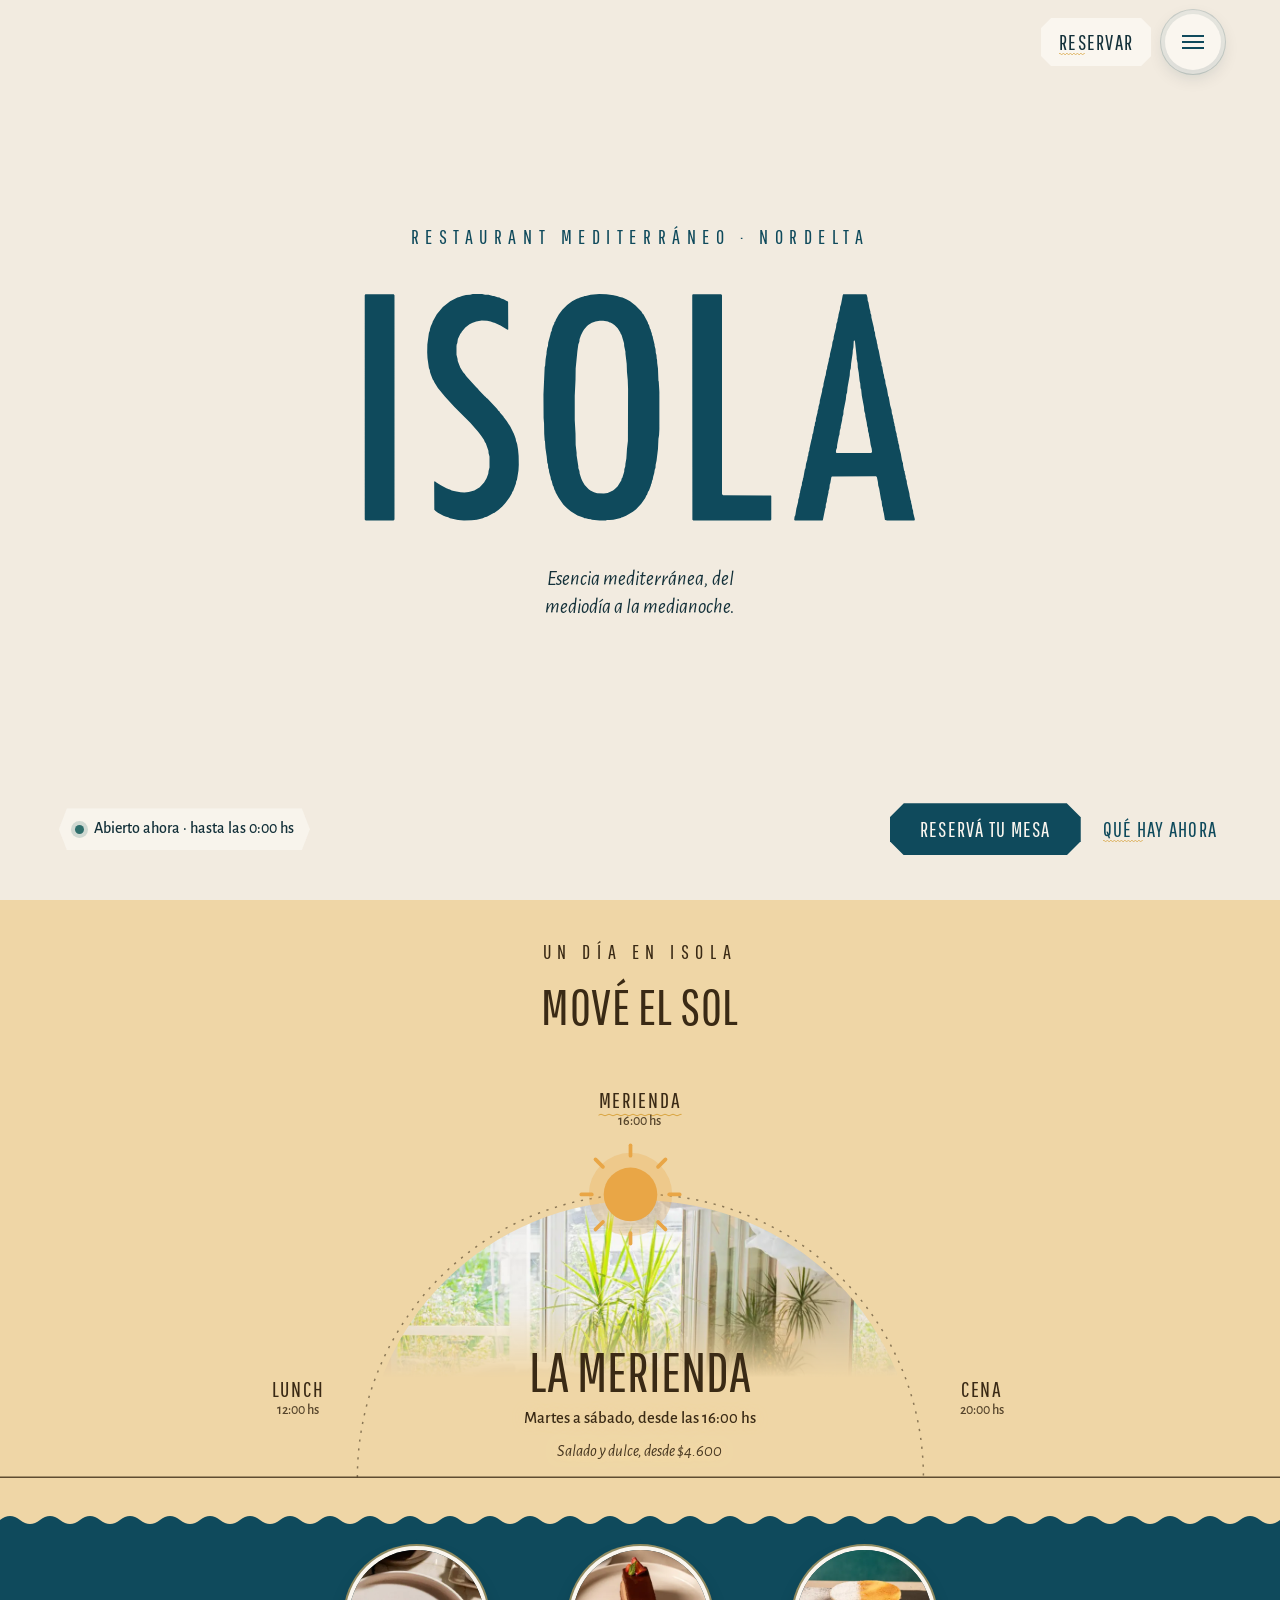
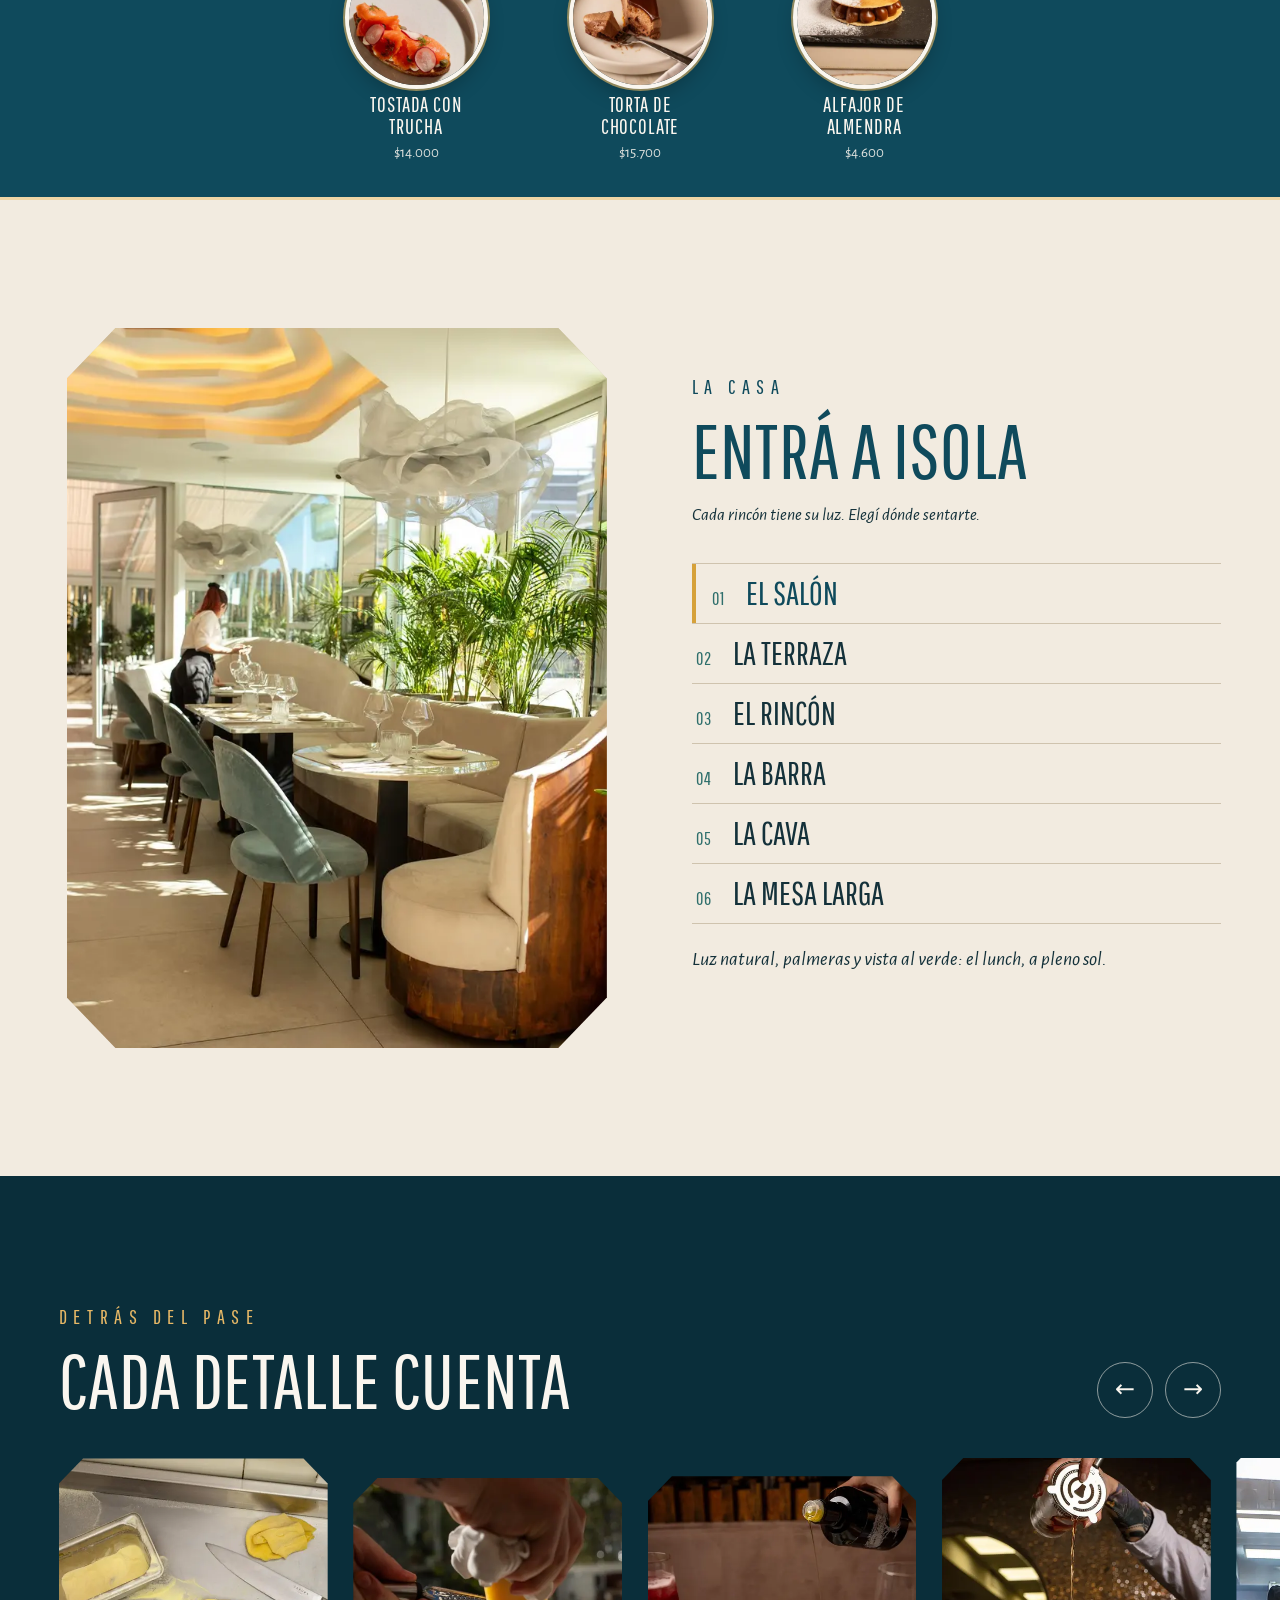
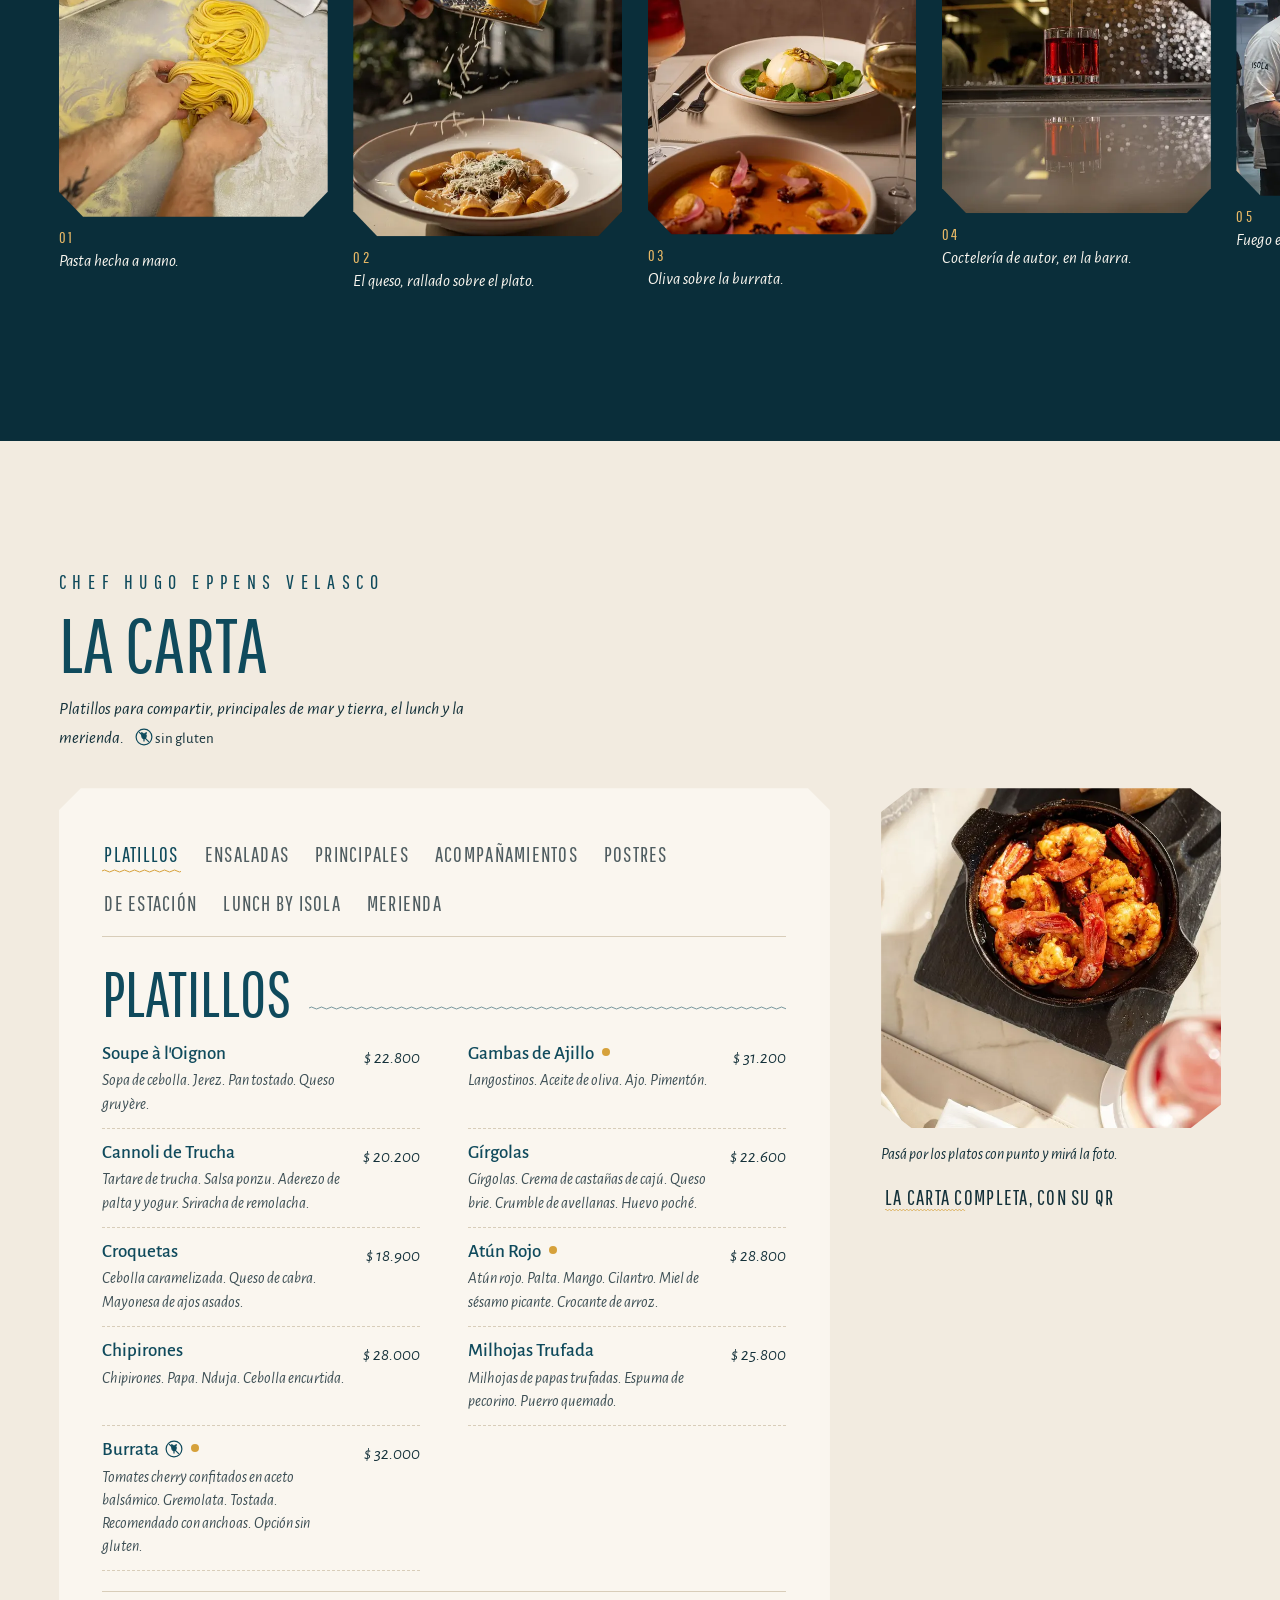
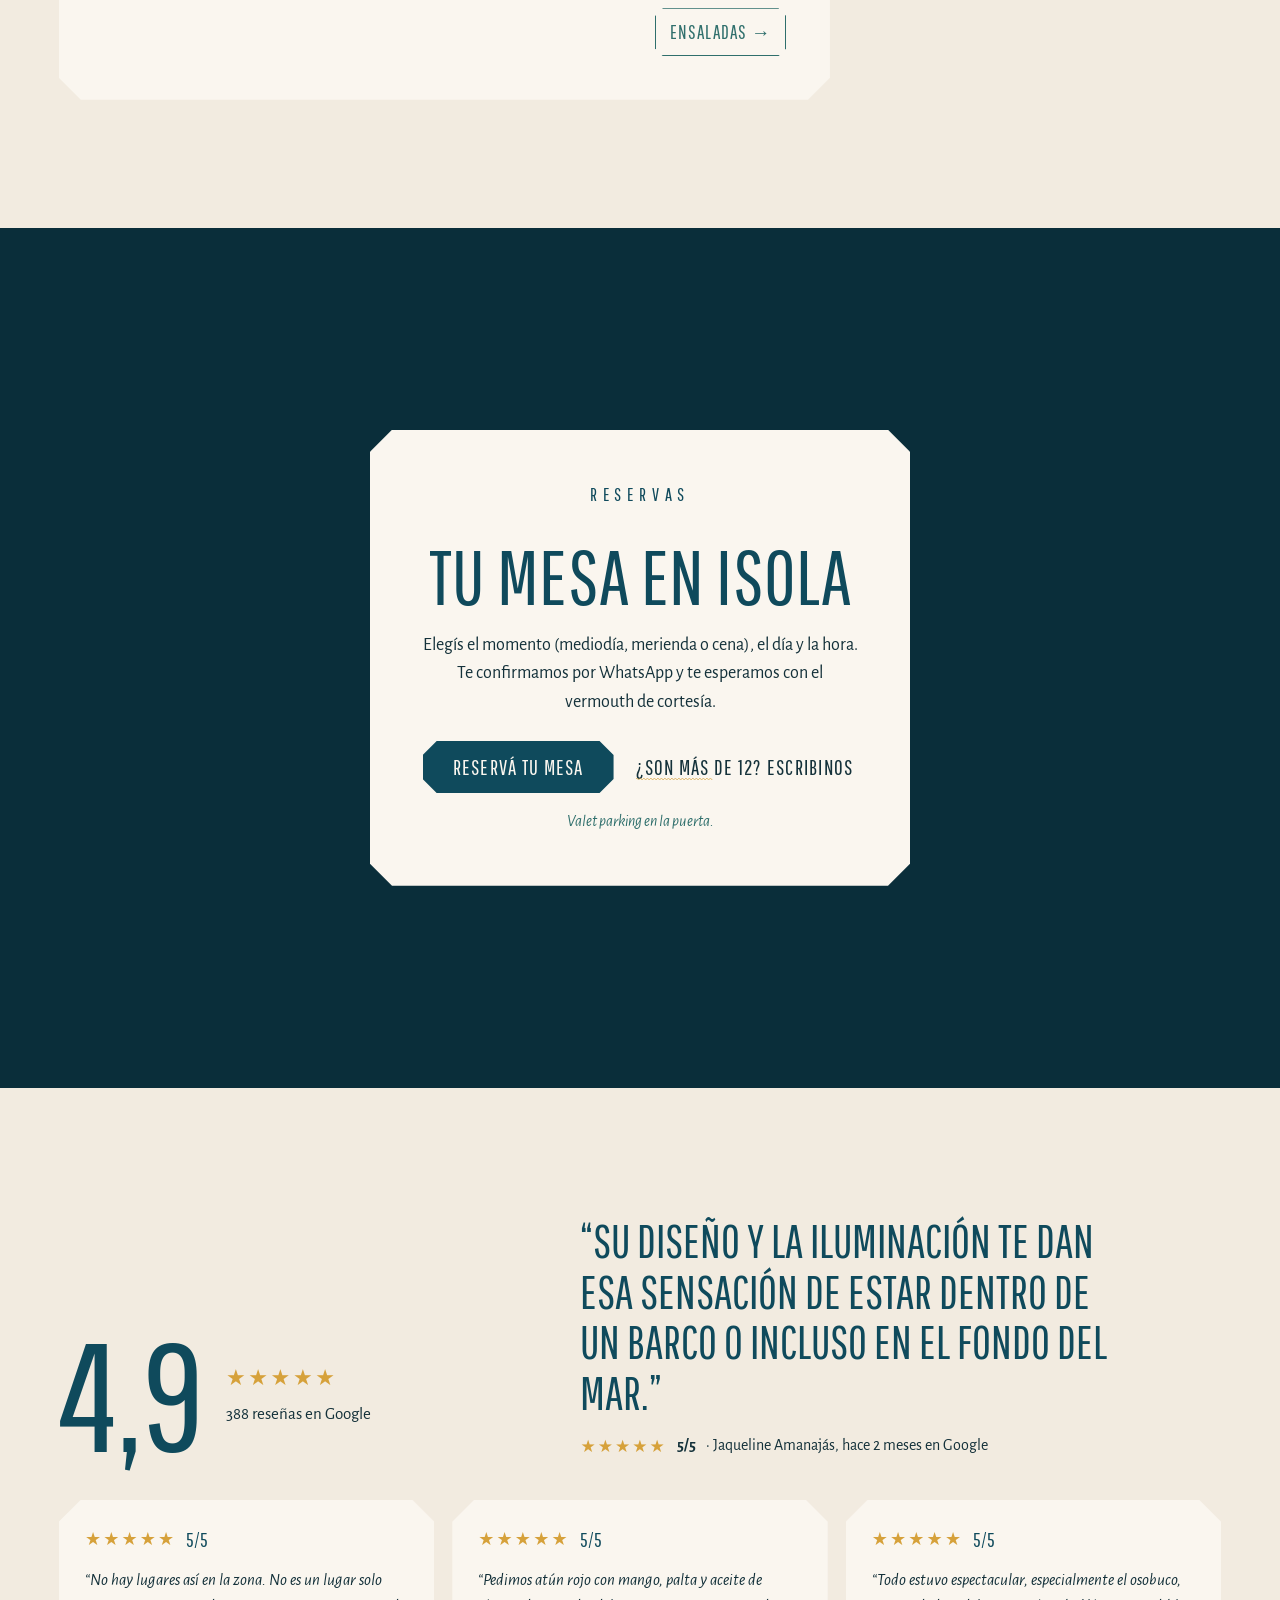
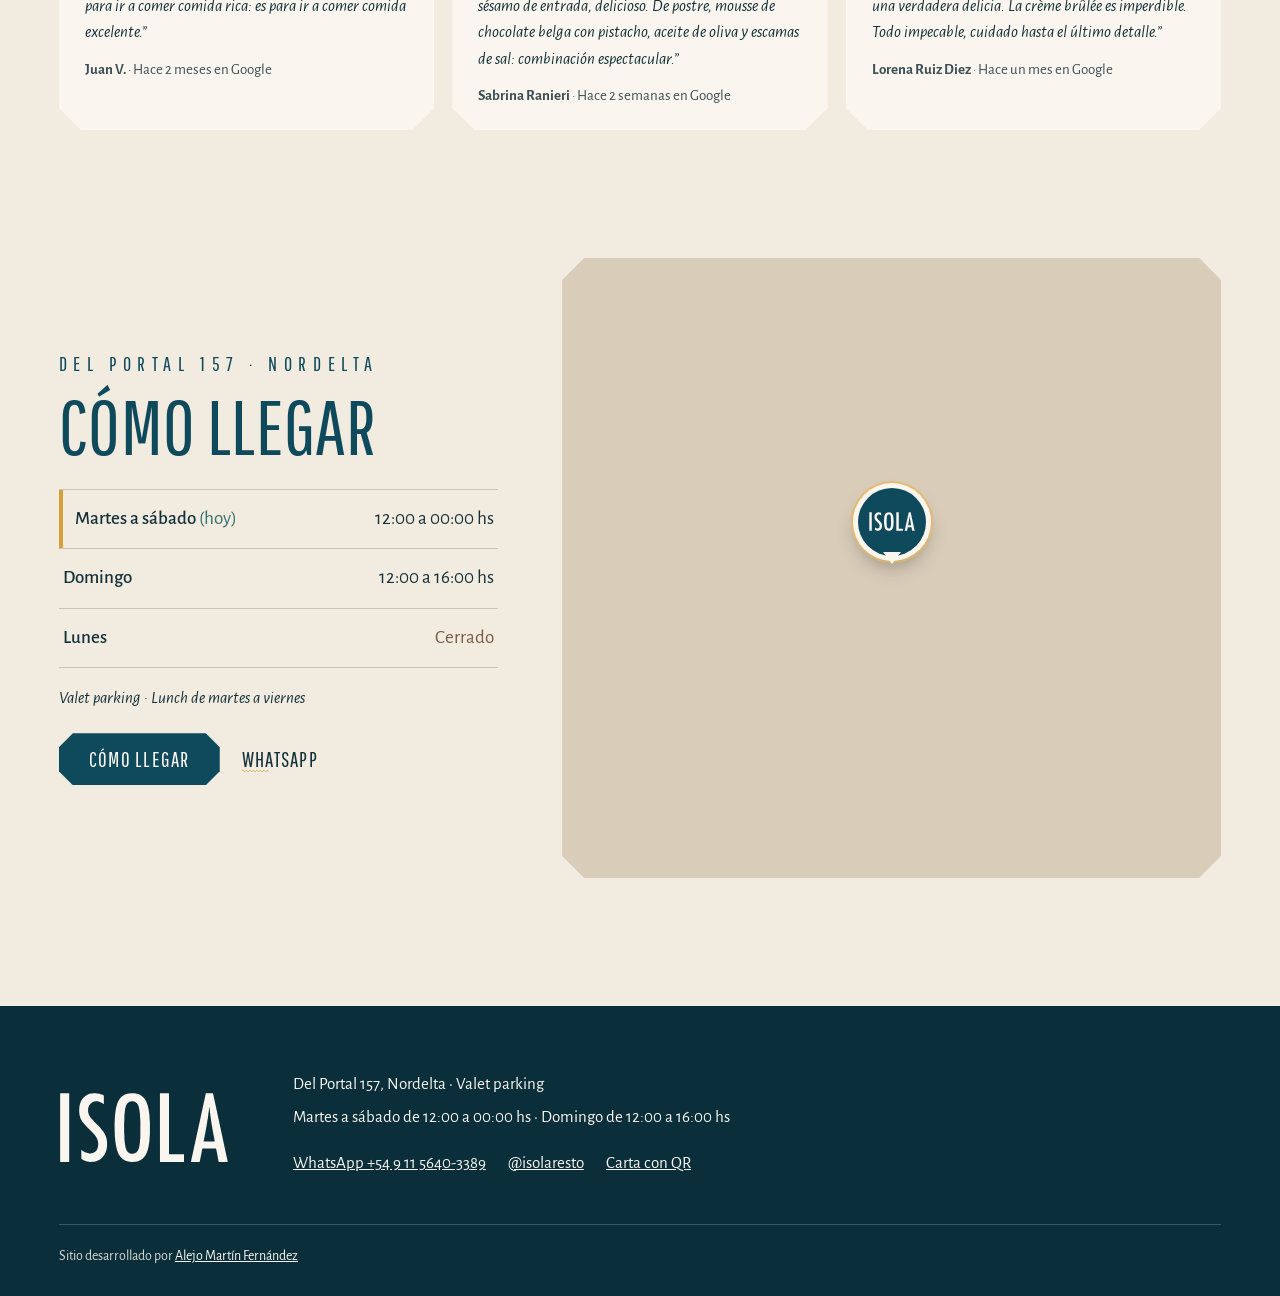
<file: index.html>
<!DOCTYPE html>
<html lang="es">
<head>
<meta charset="utf-8">
<meta name="viewport" content="width=device-width, initial-scale=1, viewport-fit=cover">
<title>ISOLA · Restaurant mediterráneo en Nordelta</title>
<meta name="description" content="ISOLA, restaurant mediterráneo en Nordelta: lunch, merienda y cena. Mirá la carta y reservá tu mesa. Del Portal 157, valet parking.">
<meta property="og:type" content="website">
<meta property="og:site_name" content="ISOLA · Restaurant mediterráneo">
<meta property="og:url" content="https://isola-nordelta.vercel.app/">
<meta property="og:title" content="ISOLA · Restaurant mediterráneo en Nordelta">
<meta property="og:description" content="Lunch, merienda y cena. Mirá la carta y reservá tu mesa.">
<meta property="og:image" content="https://isola-nordelta.vercel.app/img/og.jpg?v=1">
<meta property="og:image:width" content="1200">
<meta property="og:image:height" content="630">
<meta property="og:image:type" content="image/jpeg">
<meta property="og:image:alt" content="ISOLA, restaurant mediterráneo en Nordelta: lunch, merienda y cena">
<meta name="twitter:card" content="summary_large_image">
<meta name="twitter:image" content="https://isola-nordelta.vercel.app/img/og.jpg?v=1">
<meta name="theme-color" content="#0F4A5C">
<link rel="icon" href="img/favicon.svg" type="image/svg+xml">
<script>(function(){if(!matchMedia('(prefers-reduced-motion: reduce)').matches)document.documentElement.classList.add('con-intro');setTimeout(function(){document.documentElement.classList.remove('con-intro')},2400)})();</script>
<link rel="preload" href="fonts/pathway-gothic-one-latin-400-normal.woff2" as="font" type="font/woff2" crossorigin>
<link rel="preload" href="fonts/alegreya-sans-latin-400-normal.woff2" as="font" type="font/woff2" crossorigin>
<link rel="stylesheet" href="kit/kit.css?v=1">
<link rel="stylesheet" href="css/fuentes.css?v=1">
<link rel="stylesheet" href="css/isola.css?v=2">
</head>
<body>

<div class="intro" aria-hidden="true">
  <div class="intro__marca">
    <img class="intro__logo" src="img/logo-cal.svg" alt="" width="600" height="251">
    <svg class="intro__linea" viewBox="0 0 360 14" preserveAspectRatio="none"><path d="M0 7 C30 1 60 1 90 7 S150 13 180 7 S240 1 270 7 S330 13 360 7"/></svg>
  </div>
</div>

<a class="saltar" href="#dia">Saltar al contenido</a>
<header class="cab">
  <a class="cab__logo" href="#inicio" aria-label="ISOLA, volver al inicio"><img src="img/logo.svg" alt="ISOLA" width="86" height="36"></a>
  <div class="cab__der">
    <button class="link-ola cab__reservar" type="button" data-kit-open="reservas">Reservar</button>
    <button class="ojito" type="button" aria-label="Abrir el menú" aria-expanded="false" aria-controls="menu"><span></span></button>
  </div>
</header>
<nav class="menu" id="menu" aria-label="Secciones">
  <div class="menu__in">
    <ul>
      <li><a href="#dia">Un día en ISOLA</a></li>
      <li><a href="#casa">La casa</a></li>
      <li><a href="#carta">La carta</a></li>
      <li><a href="#reservas">Reservas</a></li>
      <li><a href="#llegar">Cómo llegar</a></li>
    </ul>
    <p>Del Portal 157 · Nordelta · Valet parking</p>
  </div>
</nav>

<main id="inicio">
  <section class="hero hero-a" aria-label="ISOLA, restaurant mediterráneo">
    <picture class="portal"><source media="(min-width: 768px) and (min-aspect-ratio: 1/1)" srcset="img/portal-d.webp" width="1920" height="1200"><img src="img/portal-m.webp" width="780" height="1677" alt="" fetchpriority="high" decoding="async"></picture>
    <div class="hero-a__centro">
      <p class="kicker entra" style="--d:0">Restaurant mediterráneo · Nordelta</p>
      <h1 class="entra" style="--d:1"><img class="logo-xl" src="img/logo.svg" alt="ISOLA" width="600" height="251" fetchpriority="high"></h1>
      <p class="lema entra" style="--d:2">Esencia mediterránea, del mediodía a la medianoche.</p>
    </div>
    <div class="hero-a__pie">
      <p class="estado entra" style="--d:3" data-estado><i></i><span>Martes a sábado de 12:00 a 00:00 hs</span></p>
      <div class="hero-a__ctas entra" style="--d:4">
        <button class="btn-faceta" type="button" data-kit-open="reservas">Reservá tu mesa</button>
        <a class="link-ola" href="#dia">Qué hay ahora</a>
      </div>
    </div>
  </section>

  <section class="dia" id="dia" data-m="cena" aria-labelledby="diaT">
    <header class="dia__cab rv">
      <p class="kicker">Un día en ISOLA</p>
      <h2 id="diaT">Mové el sol</h2>
      <p class="ayuda">Lunch, merienda o cena: cada hora tiene su mesa.</p>
    </header>
    <div class="dia__escena rv-sube">
      <div class="dia__cielo">
        <svg class="dia__arco" viewBox="0 0 1000 545" aria-hidden="true">
          <defs>
            <clipPath id="domoClip"><path d="M128 520 A372 372 0 0 1 872 520 Z"/></clipPath>
            <linearGradient id="domoGrad" x1="0" y1="0" x2="0" y2="1"><stop offset="0" stop-color="#fff"/><stop offset=".38" stop-color="#fff" stop-opacity=".92"/><stop offset=".64" stop-color="#fff" stop-opacity="0"/></linearGradient>
            <mask id="domoMask" maskContentUnits="objectBoundingBox"><rect width="1" height="1" fill="url(#domoGrad)"/></mask>
          </defs>
          <g class="estrellas"><circle cx="120" cy="90" r="2.2"/><circle cx="230" cy="40" r="1.6"/><circle cx="380" cy="120" r="1.8"/><circle cx="640" cy="60" r="2.2"/><circle cx="760" cy="150" r="1.5"/><circle cx="880" cy="70" r="2"/><circle cx="540" cy="180" r="1.4"/><circle cx="300" cy="230" r="1.6"/><circle cx="720" cy="260" r="1.6"/></g>
          <g class="domo" clip-path="url(#domoClip)"><g mask="url(#domoMask)">
            <image data-m="lunch" href="img/d-lunch.webp" x="128" y="148" width="744" height="372" preserveAspectRatio="xMidYMid slice"/>
            <image data-m="merienda" href="img/d-merienda.webp" x="128" y="148" width="744" height="372" preserveAspectRatio="xMidYMid slice"/>
            <image data-m="cena" href="img/d-cena.webp" x="128" y="148" width="744" height="372" preserveAspectRatio="xMidYMid slice"/>
          </g></g>
          <path class="camino" d="M120 520 A380 380 0 0 1 880 520"/>
          <line class="horiz" x1="-400" y1="520" x2="1400" y2="520"/>
          <g class="sol">
            <circle class="halo" r="56"/>
            <g class="rayos"><line x1="0" y1="-52" x2="0" y2="-66"/><line x1="0" y1="52" x2="0" y2="66"/><line x1="-52" y1="0" x2="-66" y2="0"/><line x1="52" y1="0" x2="66" y2="0"/><line x1="37" y1="37" x2="47" y2="47"/><line x1="-37" y1="37" x2="-47" y2="47"/><line x1="37" y1="-37" x2="47" y2="-47"/><line x1="-37" y1="-37" x2="-47" y2="-47"/></g>
            <circle class="disco" r="36"/>
            <circle class="crater" cx="-11" cy="-7" r="6.5"/><circle class="crater" cx="12" cy="9" r="4.5"/>
          </g>
        </svg>
      </div>
      <div class="estaciones" role="group" aria-label="Momento del día">
        <button class="estacion" type="button" data-ir="lunch" aria-pressed="false"><b>Lunch</b><small>12:00 hs</small></button>
        <button class="estacion" type="button" data-ir="merienda" aria-pressed="false"><b>Merienda</b><small>16:00 hs</small></button>
        <button class="estacion" type="button" data-ir="cena" aria-pressed="true"><b>Cena</b><small>20:00 hs</small></button>
      </div>
      <div class="dia__info" aria-live="polite">
        <h3>La cena</h3>
        <p class="cuando">Martes a sábado, desde las 20:00 hs</p>
        <p class="linea">Vermouth de cortesía al llegar.</p>
      </div>
    </div>
    <div class="dia__mar rv">
      <ul class="platos arrastrable"></ul>
    </div>
    <div class="velo" hidden></div>
    <div class="ficha" role="dialog" aria-modal="false" aria-labelledby="fichaNom" hidden>
      <img class="ficha__foto" alt="" width="640" height="640">
      <div class="ficha__cuerpo">
        <p class="ficha__mom"></p>
        <h4 class="ficha__nom" id="fichaNom"></h4>
        <p class="ficha__desc"></p>
        <div class="ficha__pie"><span class="ficha__pre"></span><button class="btn-faceta ficha__res" type="button">Reservar</button></div>
      </div>
      <button class="ficha__x" type="button" aria-label="Cerrar">×</button>
    </div>
  </section>

  <section class="casa" id="casa" aria-labelledby="casaT">
    <div class="casa__in">
      <div class="casa__fotos rv" aria-hidden="true"><img src="img/c-salon-700.webp" srcset="img/c-salon-700.webp 700w, img/c-salon-1200.webp 1200w" sizes="(min-width:900px) 46vw, 82vw" width="1200" height="1600" alt="El salón de ISOLA" loading="lazy" decoding="async" data-k="salon" class=on><img src="img/c-terraza-700.webp" srcset="img/c-terraza-700.webp 700w, img/c-terraza-1200.webp 1200w" sizes="(min-width:900px) 46vw, 82vw" width="1200" height="1600" alt="La terraza de ISOLA" loading="lazy" decoding="async" data-k="terraza"><img src="img/c-rincon-700.webp" srcset="img/c-rincon-700.webp 700w, img/c-rincon-1200.webp 1200w" sizes="(min-width:900px) 46vw, 82vw" width="1200" height="1600" alt="El rincón de ISOLA" loading="lazy" decoding="async" data-k="rincon"><img src="img/c-barra-700.webp" srcset="img/c-barra-700.webp 700w, img/c-barra-1200.webp 1200w" sizes="(min-width:900px) 46vw, 82vw" width="1200" height="1600" alt="La barra de ISOLA" loading="lazy" decoding="async" data-k="barra"><img src="img/c-cava-700.webp" srcset="img/c-cava-700.webp 700w, img/c-cava-1200.webp 1200w" sizes="(min-width:900px) 46vw, 82vw" width="1200" height="1600" alt="La cava de ISOLA" loading="lazy" decoding="async" data-k="cava"><img src="img/c-mesa-700.webp" srcset="img/c-mesa-700.webp 700w, img/c-mesa-1200.webp 1200w" sizes="(min-width:900px) 46vw, 82vw" width="1200" height="1600" alt="La mesa larga de ISOLA" loading="lazy" decoding="async" data-k="mesa"></div>
      <div class="casa__txt">
        <header class="rv"><p class="kicker">La casa</p><h2 id="casaT">Entrá a ISOLA</h2><p class="bajada">Cada rincón tiene su luz. Elegí dónde sentarte.</p></header>
        <ol class="esps rv" style="--d:1"><li><button class="esp" data-i="0" aria-pressed="true"><span class="esp__n">01</span><span class="esp__t">El salón</span></button></li><li><button class="esp" data-i="1" aria-pressed="false"><span class="esp__n">02</span><span class="esp__t">La terraza</span></button></li><li><button class="esp" data-i="2" aria-pressed="false"><span class="esp__n">03</span><span class="esp__t">El rincón</span></button></li><li><button class="esp" data-i="3" aria-pressed="false"><span class="esp__n">04</span><span class="esp__t">La barra</span></button></li><li><button class="esp" data-i="4" aria-pressed="false"><span class="esp__n">05</span><span class="esp__t">La cava</span></button></li><li><button class="esp" data-i="5" aria-pressed="false"><span class="esp__n">06</span><span class="esp__t">La mesa larga</span></button></li></ol>
        <div class="esp__desc rv" style="--d:2" aria-live="polite"><p data-i="0">Luz natural, palmeras y vista al verde: el lunch, a pleno sol.</p><p data-i="1" hidden>Al aire libre, con su ventana redonda y mucha planta.</p><p data-i="2" hidden>Luz cálida y sillas de terciopelo para la cena.</p><p data-i="3" hidden>Banquetas mostaza, la cocina a la vista y coctelería de autor.</p><p data-i="4" hidden>Los vinos a la vista, con un rincón para quedarse.</p><p data-i="5" hidden>Para cuando vienen muchos: la mesa grande frente a la barra.</p></div>
      </div>
    </div>
    <ul class="casa__cel arrastrable" aria-label="Los espacios de ISOLA"><li class="cs"><figure><div class="cs__foto"><img src="img/c-salon-700.webp" width="700" height="933" alt="El salón de ISOLA" loading="lazy" decoding="async"></div><figcaption><b>El salón</b><span>Luz natural, palmeras y vista al verde: el lunch, a pleno sol.</span></figcaption></figure></li><li class="cs"><figure><div class="cs__foto"><img src="img/c-terraza-700.webp" width="700" height="933" alt="La terraza de ISOLA" loading="lazy" decoding="async"></div><figcaption><b>La terraza</b><span>Al aire libre, con su ventana redonda y mucha planta.</span></figcaption></figure></li><li class="cs"><figure><div class="cs__foto"><img src="img/c-rincon-700.webp" width="700" height="933" alt="El rincón de ISOLA" loading="lazy" decoding="async"></div><figcaption><b>El rincón</b><span>Luz cálida y sillas de terciopelo para la cena.</span></figcaption></figure></li><li class="cs"><figure><div class="cs__foto"><img src="img/c-barra-700.webp" width="700" height="933" alt="La barra de ISOLA" loading="lazy" decoding="async"></div><figcaption><b>La barra</b><span>Banquetas mostaza, la cocina a la vista y coctelería de autor.</span></figcaption></figure></li><li class="cs"><figure><div class="cs__foto"><img src="img/c-cava-700.webp" width="700" height="933" alt="La cava de ISOLA" loading="lazy" decoding="async"></div><figcaption><b>La cava</b><span>Los vinos a la vista, con un rincón para quedarse.</span></figcaption></figure></li><li class="cs"><figure><div class="cs__foto"><img src="img/c-mesa-700.webp" width="700" height="933" alt="La mesa larga de ISOLA" loading="lazy" decoding="async"></div><figcaption><b>La mesa larga</b><span>Para cuando vienen muchos: la mesa grande frente a la barra.</span></figcaption></figure></li></ul>
  </section>

  <section class="detalles" id="detalles" aria-labelledby="detT">
    <header class="detalles__cab rv">
      <div><p class="kicker">Detrás del pase</p><h2 id="detT">Cada detalle cuenta</h2></div>
      <div class="flechas"><button class="flecha" type="button" data-dir="-1" aria-label="Anterior">←</button><button class="flecha" type="button" data-dir="1" aria-label="Siguiente">→</button></div>
    </header>
    <ul class="tira arrastrable rv"><li class="tr" style="--k:0"><figure><div class="tr__foto"><img src="img/t-pasta-520.webp" srcset="img/t-pasta-520.webp 520w, img/t-pasta-900.webp 900w" sizes="(min-width:900px) 300px, 64vw" width="900" height="1200" alt="" loading="lazy" decoding="async"></div><figcaption><span class="tr__n">01</span>Pasta hecha a mano.</figcaption></figure></li><li class="tr" style="--k:1"><figure><div class="tr__foto"><img src="img/t-rallado-520.webp" srcset="img/t-rallado-520.webp 520w, img/t-rallado-900.webp 900w" sizes="(min-width:900px) 300px, 64vw" width="900" height="1200" alt="" loading="lazy" decoding="async"></div><figcaption><span class="tr__n">02</span>El queso, rallado sobre el plato.</figcaption></figure></li><li class="tr" style="--k:2"><figure><div class="tr__foto"><img src="img/t-aceite-520.webp" srcset="img/t-aceite-520.webp 520w, img/t-aceite-900.webp 900w" sizes="(min-width:900px) 300px, 64vw" width="900" height="1200" alt="" loading="lazy" decoding="async"></div><figcaption><span class="tr__n">03</span>Oliva sobre la burrata.</figcaption></figure></li><li class="tr" style="--k:3"><figure><div class="tr__foto"><img src="img/t-coctel-520.webp" srcset="img/t-coctel-520.webp 520w, img/t-coctel-900.webp 900w" sizes="(min-width:900px) 300px, 64vw" width="900" height="1200" alt="" loading="lazy" decoding="async"></div><figcaption><span class="tr__n">04</span>Coctelería de autor, en la barra.</figcaption></figure></li><li class="tr" style="--k:4"><figure><div class="tr__foto"><img src="img/t-fuego-520.webp" srcset="img/t-fuego-520.webp 520w, img/t-fuego-900.webp 900w" sizes="(min-width:900px) 300px, 64vw" width="900" height="1200" alt="" loading="lazy" decoding="async"></div><figcaption><span class="tr__n">05</span>Fuego en la cocina.</figcaption></figure></li><li class="tr" style="--k:5"><figure><div class="tr__foto"><img src="img/t-toque-520.webp" srcset="img/t-toque-520.webp 520w, img/t-toque-900.webp 900w" sizes="(min-width:900px) 300px, 64vw" width="900" height="1200" alt="" loading="lazy" decoding="async"></div><figcaption><span class="tr__n">06</span>El último toque, antes de salir.</figcaption></figure></li><li class="tr" style="--k:6"><figure><div class="tr__foto"><img src="img/t-vino-520.webp" srcset="img/t-vino-520.webp 520w, img/t-vino-900.webp 900w" sizes="(min-width:900px) 300px, 64vw" width="900" height="1200" alt="" loading="lazy" decoding="async"></div><figcaption><span class="tr__n">07</span>El vino de la cava, en la copa.</figcaption></figure></li><li class="tr" style="--k:7"><figure><div class="tr__foto"><img src="img/t-emplatado-520.webp" srcset="img/t-emplatado-520.webp 520w, img/t-emplatado-900.webp 900w" sizes="(min-width:900px) 300px, 64vw" width="900" height="1200" alt="" loading="lazy" decoding="async"></div><figcaption><span class="tr__n">08</span>Emplatado con pinza, plato por plato.</figcaption></figure></li><li class="tr" style="--k:8"><figure><div class="tr__foto"><img src="img/t-equipo-520.webp" srcset="img/t-equipo-520.webp 520w, img/t-equipo-900.webp 900w" sizes="(min-width:900px) 300px, 64vw" width="900" height="1200" alt="" loading="lazy" decoding="async"></div><figcaption><span class="tr__n">09</span>Y el equipo que lo hace posible.</figcaption></figure></li></ul>
  </section>

  <section class="carta" id="carta" aria-labelledby="cartaT">
    <header class="carta__cab rv">
      <p class="kicker">Chef Hugo Eppens Velasco</p>
      <h2 id="cartaT">La carta</h2>
      <p class="bajada">Platillos para compartir, principales de mar y tierra, el lunch y la merienda. <span class="gf-ley"><i class="gf" aria-hidden="true"></i> sin gluten</span></p>
    </header>
    <div class="carta__in">
      <div class="placa rv">
        <div id="carta-kit" data-kit="carta" data-kit-pedir="false" aria-busy="true"></div>
        <div class="carta__pasos"><button class="cp cp-ant" type="button">← <span></span></button><button class="cp cp-sig" type="button"><span></span> →</button></div>
      </div>
      <aside class="carta__foto rv" style="--d:1" aria-hidden="true">
        <div class="cf__marco"><img class="cf__img" src="img/p-gambas-640.webp" alt="" width="640" height="640" loading="lazy"></div>
        <p class="cf__pie"><span class="solo-mouse">Pasá por los platos con punto y mirá la foto.</span><span class="solo-touch">Los platos con punto tienen foto.</span></p>
        <a class="link-ola" href="carta/">La carta completa, con su QR</a>
      </aside>
    </div>
  </section>

  <section class="reservas" id="reservas" aria-labelledby="resT">
    <picture class="portal portal--noche"><source media="(min-width: 768px) and (min-aspect-ratio: 1/1)" srcset="img/portal-noche-d.webp" width="1920" height="1200"><img src="img/portal-noche-m.webp" width="780" height="1677" alt="" loading="lazy" decoding="async"></picture>
    <div class="reservas__panel rv">
      <p class="kicker">Reservas</p>
      <h2 id="resT">Tu mesa en ISOLA</h2>
      <p>Elegís el momento (mediodía, merienda o cena), el día y la hora. Te confirmamos por WhatsApp y te esperamos con el vermouth de cortesía.</p>
      <div class="reservas__ctas">
        <button class="btn-faceta" type="button" data-kit-open="reservas">Reservá tu mesa</button>
        <a class="link-ola" href="https://wa.me/5491156403389?text=Hola%20ISOLA!%20Quer%C3%ADa%20consultar%20por%20una%20mesa%20para%20un%20grupo." target="_blank" rel="noopener">¿Son más de 12? Escribinos</a>
      </div>
      <p class="reservas__nota">Valet parking en la puerta.</p>
    </div>
  </section>

  <section class="opiniones" id="opiniones" aria-labelledby="opT">
    <div class="op__nota rv">
      <h2 id="opT" class="vh">Lo que dicen en Google</h2>
      <p class="op__num">4,9</p>
      <p class="op__est"><span class="estrellas" aria-hidden="true">★★★★★</span><span>388 reseñas en Google</span></p>
    </div>
    <figure class="op__frase rv" style="--d:1">
      <blockquote><p>“Su diseño y la iluminación te dan esa sensación de estar dentro de un barco o incluso en el fondo del mar.”</p></blockquote>
      <figcaption><span class="estrellas" aria-hidden="true">★★★★★</span><b>5/5</b> · Jaqueline Amanajás, hace 2 meses en Google</figcaption>
    </figure>
    <ul class="ops"><li class="op rv" style="--d:0"><p class="op__punt"><span class="estrellas" aria-hidden="true">★★★★★</span><b>5/5</b><span class="vh">5 de 5 estrellas</span></p><blockquote><p>“No hay lugares así en la zona. No es un lugar solo para ir a comer comida rica: es para ir a comer comida excelente.”</p></blockquote><p class="op__quien"><b>Juan V.</b> · Hace 2 meses en Google</p></li><li class="op rv" style="--d:1"><p class="op__punt"><span class="estrellas" aria-hidden="true">★★★★★</span><b>5/5</b><span class="vh">5 de 5 estrellas</span></p><blockquote><p>“Pedimos atún rojo con mango, palta y aceite de sésamo de entrada, delicioso. De postre, mousse de chocolate belga con pistacho, aceite de oliva y escamas de sal: combinación espectacular.”</p></blockquote><p class="op__quien"><b>Sabrina Ranieri</b> · Hace 2 semanas en Google</p></li><li class="op rv" style="--d:2"><p class="op__punt"><span class="estrellas" aria-hidden="true">★★★★★</span><b>5/5</b><span class="vh">5 de 5 estrellas</span></p><blockquote><p>“Todo estuvo espectacular, especialmente el osobuco, una verdadera delicia. La crème brûlée es imperdible. Todo impecable, cuidado hasta el último detalle.”</p></blockquote><p class="op__quien"><b>Lorena Ruiz Diez</b> · Hace un mes en Google</p></li></ul>
  </section>

  <section class="llegar" id="llegar" aria-labelledby="llT">
    <div class="llegar__info rv">
      <p class="kicker">Del Portal 157 · Nordelta</p>
      <h2 id="llT">Cómo llegar</h2>
      <ul class="horarios" aria-label="Horarios">
        <li data-d="2,3,4,5,6"><b>Martes a sábado</b><span>12:00 a 00:00 hs</span></li>
        <li data-d="0"><b>Domingo</b><span>12:00 a 16:00 hs</span></li>
        <li data-d="1" class="cerrado"><b>Lunes</b><span>Cerrado</span></li>
      </ul>
      <p class="llegar__extra">Valet parking · Lunch de martes a viernes</p>
      <div class="llegar__ctas">
        <a class="btn-faceta" href="https://www.google.com/maps/dir/?api=1&amp;destination=ISOLA%2C%20Del%20Portal%20155%2C%20Nordelta&amp;destination_place_id=ChIJN14AvmihvJUR_jgCV-eXpIM" target="_blank" rel="noopener">Cómo llegar</a>
        <a class="link-ola" href="https://wa.me/5491156403389" target="_blank" rel="noopener">WhatsApp</a>
      </div>
    </div>
    <div class="mapa rv" style="--d:1">
      <iframe title="Mapa: ISOLA, Del Portal 157, Nordelta" src="https://www.google.com/maps?q=-34.4004778,-58.6492989&amp;z=16&amp;output=embed" loading="lazy" referrerpolicy="no-referrer-when-downgrade"></iframe>
      <span class="pin" aria-hidden="true"><img src="img/logo-cal.svg" alt="" width="60" height="25"></span>
    </div>
  </section>
</main>

<footer class="pie">
  <div class="pie__in">
    <img class="pie__logo" src="img/logo-cal.svg" alt="ISOLA" width="180" height="75" loading="lazy">
    <div class="pie__datos">
      <p>Del Portal 157, Nordelta · Valet parking</p>
      <p>Martes a sábado de 12:00 a 00:00 hs · Domingo de 12:00 a 16:00 hs</p>
      <ul class="pie__links"><li><a href="https://wa.me/5491156403389" target="_blank" rel="noopener">WhatsApp +54 9 11 5640-3389</a></li><li><a href="https://www.instagram.com/isolaresto/" target="_blank" rel="noopener">@isolaresto</a></li><li><a href="carta/">Carta con QR</a></li></ul>
    </div>
  </div>
  <p class="credito">Sitio desarrollado por <a href="https://alejomfernandez.com.ar" target="_blank" rel="noopener">Alejo Martín Fernández</a></p>
</footer>
<script type="module" src="js/isola.js?v=2"></script>
</body>
</html>
</file>
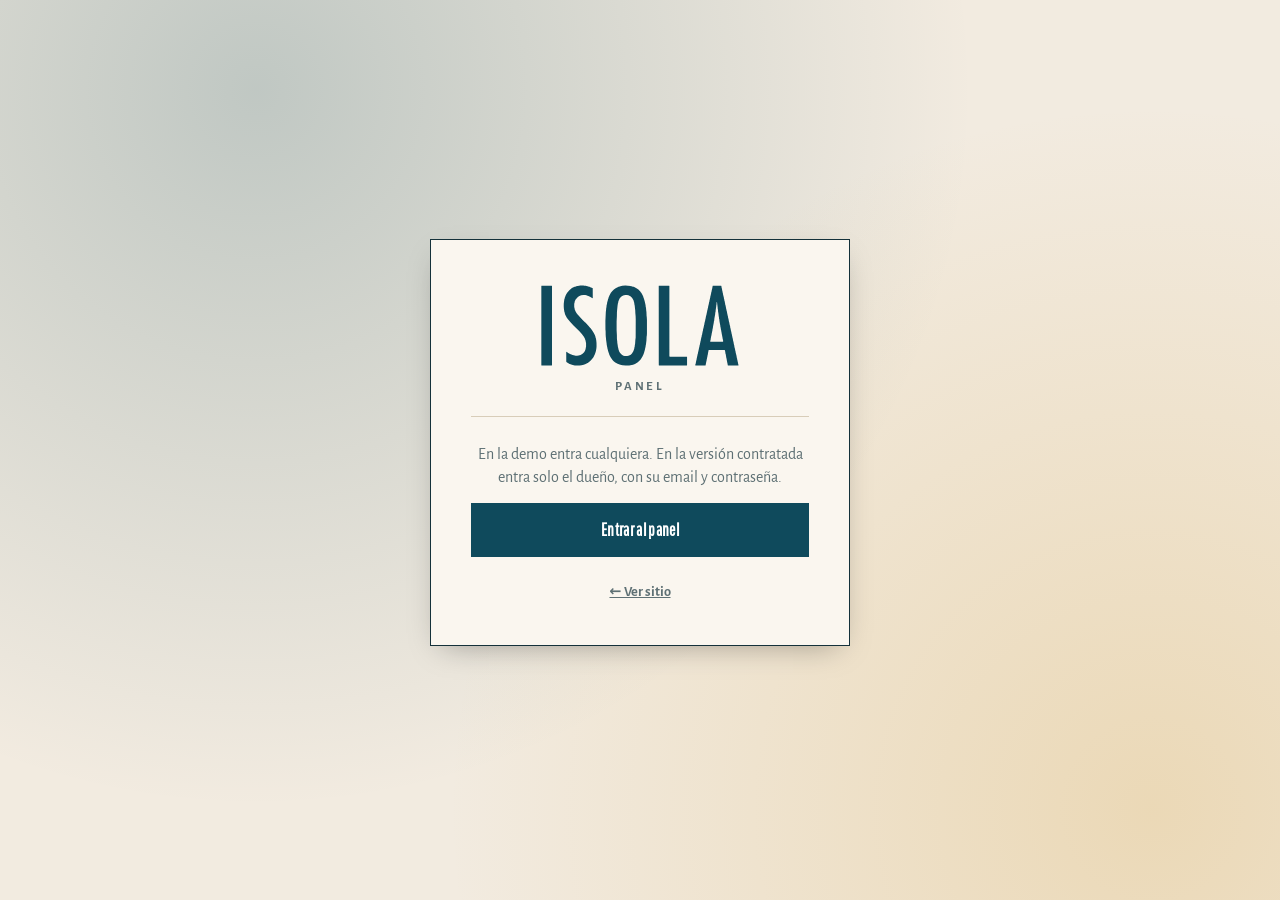
<file: admin/index.html>
<!doctype html>
<!-- Plantilla del panel. Va en web/admin/index.html de cada demo (scripts/instalar.mjs la copia). -->
<html lang="es">
<head>
<meta charset="utf-8">
<meta name="viewport" content="width=device-width, initial-scale=1, viewport-fit=cover">
<meta name="robots" content="noindex, nofollow">
<meta name="theme-color" content="#111111">
<title>Panel</title>
<script>
  // /admin sin barra final rompe las rutas relativas en algunos servidores (XAMPP): la agregamos.
  if (!/\/$|\.html$/.test(location.pathname)) location.replace(location.pathname + '/' + location.search + location.hash);
</script>
<link rel="stylesheet" href="../kit/kit.css?v=1">
<link rel="stylesheet" href="../kit/admin/admin.css?v=1">
<link rel="stylesheet" href="../css/fuentes.css?v=1">
</head>
<body>
<div id="kit-admin" class="kit-root kit-admin" aria-busy="true"></div>
<script type="module">
  import { initAdmin } from '../kit/admin/admin.js?v=1';
  initAdmin({ config: '../cliente.json', sitio: '../' });
</script>
</body>
</html>
</file>
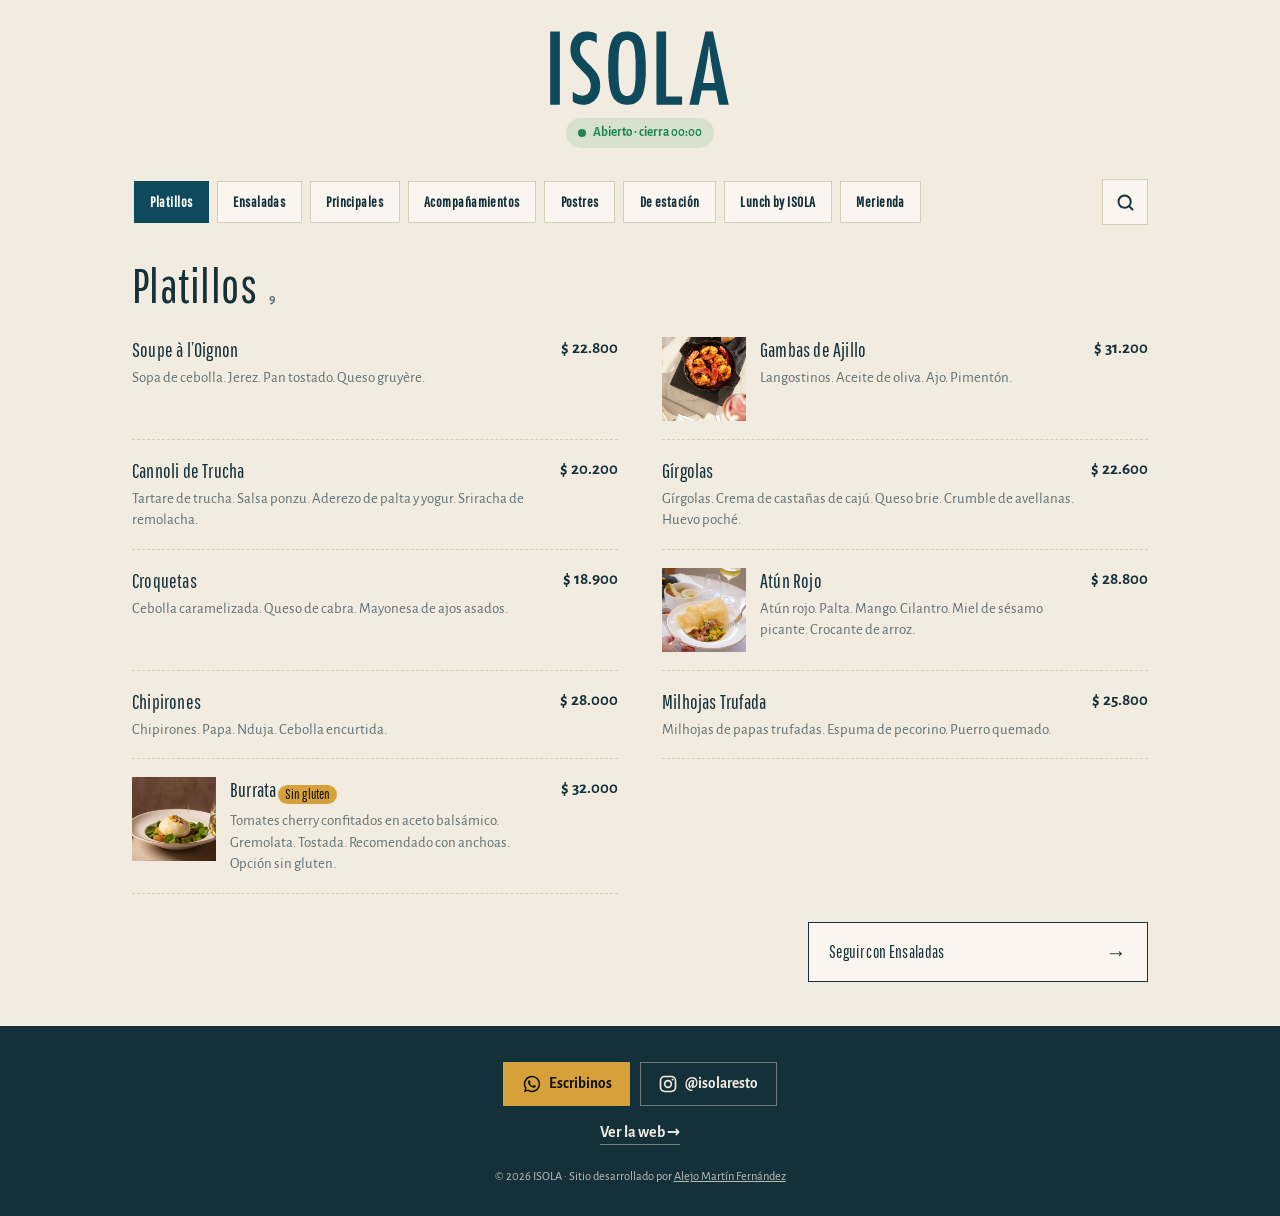
<file: carta/index.html>
<!doctype html>
<!-- Carta pública: la página a la que lleva el QR de las mesas. Va en web/carta/index.html de cada demo (scripts/instalar.mjs la copia).
     Se edita desde /admin (Carta) y el QR + las tarjetas para imprimir salen de /admin (QR de la carta). -->
<html lang="es">
<head>
<meta charset="utf-8">
<meta name="viewport" content="width=device-width, initial-scale=1, viewport-fit=cover">
<meta name="theme-color" content="#ffffff">
<title>Carta</title>
<meta name="description" content="Carta online, siempre actualizada.">
<script>
  // /carta sin barra final rompe las rutas relativas en algunos servidores (XAMPP): la agregamos.
  if (!/\/$|\.html$/.test(location.pathname)) location.replace(location.pathname + '/' + location.search + location.hash);
</script>
<link rel="preconnect" href="https://fonts.googleapis.com"><link rel="preconnect" href="https://fonts.gstatic.com" crossorigin>
<link rel="stylesheet" href="../kit/kit.css?v=1">
<link rel="stylesheet" href="../kit/menu.css?v=1">
<link rel="stylesheet" href="../css/fuentes.css?v=1">
</head>
<body>
<div id="kit-menu" class="kit-root kit-menu" aria-busy="true"></div>
<script type="module">
  import { initMenu } from '../kit/modules/menu.js?v=1';
  initMenu({ config: '../cliente.json', sitio: '../', imagenes: { lqip: '../img/lqip.json' } });
</script>
</body>
</html>
</file>
<file: kit/kit.css>
/* KIT DEMOS — estilos de módulos y popups.
   Todo sale de las variables --kit-* que arma core/theme.js desde cliente.json → marca.
   Cada demo puede pisar cualquier variable o clase .kit-* en su propio CSS. */

:root {
  --kit-bg: #fff; --kit-surface: #fff; --kit-text: #151515; --kit-muted: #666; --kit-primary: #111; --kit-on-primary: #fff;
  --kit-accent: #fc0; --kit-on-accent: #111; --kit-border: #ddd; --kit-ok: #1f9d55; --kit-warn: #d97706; --kit-danger: #d42a1d;
  --kit-font-head: inherit; --kit-font-body: inherit; --kit-head-case: uppercase;
  --kit-radius: 14px; --kit-radius-btn: 12px; --kit-border-w: 1.5px; --kit-shadow: 0 10px 30px -12px rgba(0,0,0,.35);
  --kit-ease: cubic-bezier(.2,.8,.2,1); --kit-z: 9000;
}
.kit-root, .kit-root *, .kit-root *::before, .kit-root *::after { box-sizing: border-box; }
.kit-root [hidden], .kit-root[hidden] { display: none !important; }
.kit-root { font-family: var(--kit-font-body); color: var(--kit-text); -webkit-tap-highlight-color: transparent; }
.kit-sr { position: absolute !important; width: 1px; height: 1px; overflow: hidden; clip: rect(0 0 0 0); white-space: nowrap; }
html.kit-lock { overflow: hidden; }
html.kit-lock body { overflow: hidden; touch-action: none; }

/* ---------- botones ---------- */
.kit-btn {
  appearance: none; display: inline-flex; align-items: center; justify-content: center; gap: .45em;
  min-height: 44px; padding: .7em 1.15em; border: var(--kit-border-w) solid var(--kit-primary); border-radius: var(--kit-radius-btn);
  background: var(--kit-primary); color: var(--kit-on-primary); font: 700 .95rem/1.1 var(--kit-font-body); text-decoration: none;
  cursor: pointer; transition: transform .15s var(--kit-ease), filter .15s, background .2s, box-shadow .2s; white-space: nowrap;
}
.kit-btn:hover { filter: brightness(1.08); }
.kit-btn:active { transform: translateY(1px) scale(.98); }
.kit-btn:focus-visible, .kit-chip:focus-visible, .kit-tab:focus-visible, .kit-add:focus-visible, .kit-x:focus-visible { outline: 3px solid var(--kit-accent); outline-offset: 2px; }
.kit-btn--ghost { background: var(--kit-surface); color: var(--kit-text); border-color: var(--kit-border); }
.kit-btn--danger { background: var(--kit-danger); border-color: var(--kit-danger); color: #fff; }
.kit-btn--danger-t { color: var(--kit-danger); }
.kit-btn--sm { min-height: 36px; padding: .45em .85em; font-size: .85rem; }
.kit-btn--big { min-height: 54px; font-size: 1.05rem; font-family: var(--kit-font-head); text-transform: var(--kit-head-case); letter-spacing: .02em; }
.kit-btn--block { width: 100%; }
.kit-btn[disabled] { opacity: .55; cursor: not-allowed; }
.kit-btn.is-loading { position: relative; color: transparent !important; }
.kit-btn.is-loading::after { content: ""; position: absolute; width: 20px; height: 20px; border: 2.5px solid var(--kit-on-primary); border-right-color: transparent; border-radius: 50%; animation: kit-spin .7s linear infinite; }
.kit-icon { appearance: none; width: 36px; height: 36px; display: inline-grid; place-items: center; border: var(--kit-border-w) solid var(--kit-border); border-radius: 10px; background: var(--kit-surface); color: var(--kit-text); cursor: pointer; font-size: 1rem; }
.kit-icon--danger { color: var(--kit-danger); }
.kit-icon[disabled] { opacity: .35; cursor: default; }
.kit-row { display: flex; gap: .6rem; flex-wrap: wrap; align-items: center; }
.kit-row--end { justify-content: flex-end; } .kit-row--center { justify-content: center; } .kit-row--between { justify-content: space-between; }
.kit-row--stack { flex-direction: column; align-items: stretch; }

/* ---------- badges / tags ---------- */
.kit-badge { display: inline-flex; align-items: center; gap: .3em; padding: .28em .6em; border-radius: 999px; font: 700 .72rem/1 var(--kit-font-body); letter-spacing: .02em; background: color-mix(in srgb, var(--kit-text) 9%, var(--kit-surface)); color: var(--kit-text); white-space: nowrap; }
.kit-badge--ok { background: color-mix(in srgb, var(--kit-ok) 16%, var(--kit-surface)); color: color-mix(in srgb, var(--kit-ok) 75%, #000); }
.kit-badge--warn { background: color-mix(in srgb, var(--kit-warn) 18%, var(--kit-surface)); color: color-mix(in srgb, var(--kit-warn) 70%, #000); }
.kit-badge--danger, .kit-badge--off { background: color-mix(in srgb, var(--kit-danger) 14%, var(--kit-surface)); color: color-mix(in srgb, var(--kit-danger) 80%, #000); }
.kit-badge--new { background: var(--kit-accent); color: var(--kit-on-accent); animation: kit-pulse 1.4s ease-in-out 3; }
.kit-tag { display: inline-grid; place-items: center; width: 1.15em; height: 1.15em; vertical-align: -.12em; margin-left: .15em; color: var(--kit-primary); }
.kit-tag svg { width: 100%; height: 100%; }
.kit-tag--txt { width: auto; height: auto; font-size: .7em; padding: .15em .45em; border-radius: 999px; background: var(--kit-accent); color: var(--kit-on-accent); }

/* ---------- carta ---------- */
.kit-carta { --kit-cols: 1; }
.kit-tabs { display: flex; gap: .5rem; overflow-x: auto; scrollbar-width: none; padding: 2px 2px 10px; margin-bottom: .5rem; scroll-snap-type: x proximity; }
.kit-tabs::-webkit-scrollbar { display: none; }
.kit-tab {
  appearance: none; flex: 0 0 auto; scroll-snap-align: start; min-height: 44px; padding: .55em 1.1em;
  border: var(--kit-border-w) solid var(--kit-text); border-radius: var(--kit-radius-btn); background: var(--kit-surface); color: var(--kit-text);
  font: 700 .95rem/1 var(--kit-font-head); text-transform: var(--kit-head-case); letter-spacing: .03em; cursor: pointer; transition: background .2s, color .2s, transform .15s;
}
.kit-tab.is-on { background: var(--kit-primary); border-color: var(--kit-primary); color: var(--kit-on-primary); }
.kit-carta__panel { display: grid; grid-template-columns: repeat(var(--kit-cols), minmax(0, 1fr)); gap: 0 2rem; }
.kit-item {
  display: grid; grid-template-columns: auto minmax(0, 1fr) auto; gap: .9rem; align-items: center; padding: 1rem 0;
  border-bottom: var(--kit-border-w) dashed var(--kit-border); min-width: 0;
  animation: kit-up .5s var(--kit-ease) both; animation-delay: calc(var(--i, 0) * 45ms);
}
.kit-item:not(:has(.kit-item__foto)) { grid-template-columns: minmax(0, 1fr) auto; }
.kit-item.is-off { opacity: .55; }
.kit-item__foto { width: 64px; height: 64px; object-fit: cover; border-radius: calc(var(--kit-radius) * .7); }
.kit-item__name { margin: 0 0 .25rem; font: 400 1.2rem/1.05 var(--kit-font-head); text-transform: var(--kit-head-case); }
.kit-item__n { margin-right: .5em; color: var(--kit-primary); }
.kit-item__desc { margin: 0; color: var(--kit-muted); font-size: .9rem; line-height: 1.4; }
.kit-item__side { display: flex; flex-direction: column; align-items: flex-end; gap: .45rem; }
.kit-price { font: 700 1.05rem/1 var(--kit-font-body); white-space: nowrap; }
.kit-price--na { font-size: .85rem; color: var(--kit-muted); font-weight: 600; }
/* botón de sumar (kit 1.20): "+" redondo que se abre en "− n +" dentro de un lugar fijo.
   El hueco [data-kit-qty] siempre mide lo mismo, así sumar nunca mueve ni estira la carta. */
[data-kit-qty] { --kq-h: var(--kit-qty-h, 44px); --kq-w: var(--kit-qty-w, 116px); position: relative; flex: none; display: inline-flex; align-items: center; justify-content: flex-end; width: var(--kq-w); height: var(--kq-h); }
@media (hover: hover) and (pointer: fine) { [data-kit-qty] { --kq-h: var(--kit-qty-h, 38px); --kq-w: var(--kit-qty-w, 104px); } }
.kit-add {
  appearance: none; flex: none; width: var(--kq-h, 40px); height: var(--kq-h, 40px); padding: 0; display: grid; place-items: center;
  border: var(--kit-border-w) solid var(--kit-primary); border-radius: 50%; background: var(--kit-surface); color: var(--kit-primary);
  cursor: pointer; touch-action: manipulation; transition: background .2s, color .2s, transform .15s var(--kit-ease);
}
.kit-add svg { width: 46%; height: 46%; fill: none; stroke: currentColor; stroke-width: 2.4; stroke-linecap: round; }
.kit-add:hover { background: var(--kit-primary); color: var(--kit-on-primary); }
.kit-add:active { transform: scale(.88); }
.kit-step { display: inline-flex; align-items: center; border: var(--kit-border-w) solid var(--kit-primary); border-radius: var(--kit-radius-btn); background: var(--kit-primary); color: var(--kit-on-primary); overflow: hidden; animation: kit-pop .25s var(--kit-ease); }
.kit-step button { appearance: none; width: 38px; height: 38px; border: 0; background: transparent; color: inherit; font: 800 1.15rem/1 var(--kit-font-body); cursor: pointer; }
[data-kit-qty] > .kit-step { width: 100%; height: 100%; justify-content: space-between; border-radius: 999px; animation: kit-qty-in .32s var(--kit-ease); }
[data-kit-qty] > .kit-step button { width: var(--kq-h); height: 100%; flex: none; font-size: 1.1rem; touch-action: manipulation; }
[data-kit-qty] > .kit-step output { flex: 1; min-width: 0; font-variant-numeric: tabular-nums; }
@keyframes kit-qty-in { from { clip-path: inset(0 0 0 calc(100% - var(--kq-h)) round 999px); } to { clip-path: inset(0 0 0 0 round 999px); } }
.kit-step button:disabled { opacity: .35; cursor: default; }
.kit-step output { min-width: 1.6em; text-align: center; font-weight: 800; }
.kit-step--lg button { width: 46px; height: 46px; }
.kit-step--lg output { min-width: 2.2em; font-size: 1.15rem; }
@media (min-width: 900px) { .kit-carta { --kit-cols: 2; } }

/* ---------- botón flotante del carrito ---------- */
.kit-fab {
  position: fixed; z-index: calc(var(--kit-z) - 2); right: max(14px, env(safe-area-inset-right)); bottom: max(14px, env(safe-area-inset-bottom));
  display: flex; align-items: center; gap: .7rem; padding: .55rem 1rem .55rem .6rem; min-height: 58px;
  border: var(--kit-border-w) solid var(--kit-text); border-radius: var(--kit-radius-btn); background: var(--kit-primary); color: var(--kit-on-primary);
  box-shadow: var(--kit-shadow); cursor: pointer; font-family: var(--kit-font-body); text-align: left;
  animation: kit-in-up .45s var(--kit-ease) both;
}
.kit-fab__ico { width: 40px; height: 40px; display: grid; place-items: center; border-radius: calc(var(--kit-radius-btn) * .8); background: color-mix(in srgb, var(--kit-on-primary) 16%, transparent); }
.kit-fab__ico svg { width: 22px; height: 22px; fill: none; stroke: currentColor; stroke-width: 2; stroke-linejoin: round; }
.kit-fab__txt { display: flex; flex-direction: column; line-height: 1.1; }
.kit-fab__label { font: 400 1rem/1 var(--kit-font-head); text-transform: var(--kit-head-case); letter-spacing: .03em; }
.kit-fab__total { font-weight: 700; font-size: .9rem; opacity: .92; }
.kit-fab__n { position: absolute; top: -9px; left: -9px; min-width: 26px; height: 26px; padding: 0 6px; display: grid; place-items: center; border-radius: 999px; background: var(--kit-accent); color: var(--kit-on-accent); font: 800 .8rem/1 var(--kit-font-body); border: 2px solid var(--kit-text); }
.kit-fab.bump { animation: kit-bump .45s var(--kit-ease); }
.kit-fly { position: fixed; z-index: var(--kit-z); width: 54px; height: 54px; margin: -27px 0 0 -27px; border-radius: 50%; background: var(--kit-accent); overflow: hidden; pointer-events: none; transition: transform .6s cubic-bezier(.5,-.3,.7,1), opacity .6s; box-shadow: 0 4px 14px rgba(0,0,0,.25); }
.kit-fly img { width: 100%; height: 100%; object-fit: cover; }

/* píldora "probá el panel" (solo demo) */
.kit-demo-pill {
  position: fixed; z-index: calc(var(--kit-z) - 3); left: max(14px, env(safe-area-inset-left)); bottom: max(14px, env(safe-area-inset-bottom));
  display: inline-flex; align-items: center; gap: .5rem; min-height: 44px; padding: .55rem .9rem; border-radius: 999px; background: var(--kit-surface); color: var(--kit-text);
  border: var(--kit-border-w) solid var(--kit-text); box-shadow: var(--kit-shadow); font: 700 .8rem/1 var(--kit-font-body); text-decoration: none;
  opacity: 0; transform: translateY(20px); transition: opacity .4s, transform .4s var(--kit-ease);
}
.kit-demo-pill.is-in { opacity: 1; transform: none; }
html.kit-lock .kit-demo-pill { opacity: 0; pointer-events: none; transform: translateY(20px); }
.kit-demo-pill__dot { width: 8px; height: 8px; border-radius: 50%; background: var(--kit-ok); box-shadow: 0 0 0 0 var(--kit-ok); animation: kit-ping 2s infinite; }
@media (max-width: 640px) { html.kit-has-cart .kit-demo-pill { bottom: calc(max(14px, env(safe-area-inset-bottom)) + 70px); } }

/* ---------- popups ---------- */
.kit-pop { position: fixed; inset: 0; z-index: var(--kit-z); display: grid; place-items: center; padding: 16px; }
.kit-pop__back { position: absolute; inset: 0; background: color-mix(in srgb, var(--kit-text) 55%, transparent); opacity: 0; transition: opacity .25s; }
.kit-pop__box {
  position: relative; width: min(520px, 100%); max-height: min(88vh, 100%); max-height: min(88dvh, 100%); display: flex; flex-direction: column;
  background: var(--kit-bg); color: var(--kit-text); border: var(--kit-border-w) solid var(--kit-text); border-radius: var(--kit-radius);
  box-shadow: var(--kit-shadow); outline: none; overflow: hidden;
  opacity: 0; transform: translateY(24px) scale(.97); transition: opacity .25s, transform .3s var(--kit-ease);
}
.kit-pop.is-open .kit-pop__back { opacity: 1; }
.kit-pop.is-open .kit-pop__box { opacity: 1; transform: none; }
.kit-pop.is-closing .kit-pop__box { transform: translateY(16px) scale(.98); }
.kit-pop__head { color: var(--kit-text); margin: 0; display: flex; align-items: center; justify-content: space-between; gap: 1rem; padding: 14px 14px 10px 20px; border-bottom: var(--kit-border-w) solid var(--kit-border); background: var(--kit-bg); }
.kit-pop__title { margin: 0; font: 400 1.35rem/1.05 var(--kit-font-head); text-transform: var(--kit-head-case); letter-spacing: .02em; }
.kit-pop--sm .kit-pop__head { border-bottom: 0; padding-bottom: 0; }
.kit-pop__body { padding: 16px 20px 20px; overflow: auto; overscroll-behavior: contain; -webkit-overflow-scrolling: touch; }
.kit-x { appearance: none; flex: 0 0 auto; width: 42px; height: 42px; display: grid; place-items: center; border: var(--kit-border-w) solid var(--kit-border); border-radius: 50%; background: var(--kit-surface); color: var(--kit-text); cursor: pointer; transition: transform .2s; }
.kit-x:hover { transform: rotate(90deg); }
.kit-x svg { width: 18px; height: 18px; stroke: currentColor; stroke-width: 2.4; stroke-linecap: round; }
.kit-pop--sm .kit-pop__box { width: min(420px, 100%); }
.kit-pop--editor .kit-pop__box { width: min(560px, 100%); }
.kit-pop--resv .kit-pop__box { width: min(600px, 100%); }

/* drawer: hoja inferior en mobile, panel lateral en desktop */
.kit-pop--drawer { place-items: end stretch; padding: 0; }
.kit-pop--drawer .kit-pop__box { width: 100%; max-height: 92vh; max-height: 92dvh; border-radius: var(--kit-radius) var(--kit-radius) 0 0; border-bottom: 0; transform: translateY(100%); }
.kit-pop--drawer .kit-pop__body { padding: 0; display: flex; flex-direction: column; min-height: 0; flex: 1; overflow: hidden; }
.kit-pop--drawer.is-closing .kit-pop__box { transform: translateY(100%); }
@media (min-width: 760px) {
  .kit-pop--drawer { place-items: stretch end; }
  .kit-pop--drawer .kit-pop__box { width: min(440px, 100%); height: 100%; max-height: none; border-radius: 0; border: 0; border-left: var(--kit-border-w) solid var(--kit-text); transform: translateX(100%); }
  .kit-pop--drawer.is-closing .kit-pop__box { transform: translateX(100%); }
}

/* ---------- carrito / checkout ---------- */
.kit-cart__scroll { flex: 1; overflow: auto; overscroll-behavior: contain; padding: 8px 20px 16px; }
.kit-lines { list-style: none; margin: 0 0 12px; padding: 0; }
.kit-line { display: grid; grid-template-columns: 52px minmax(0, 1fr) auto; gap: .75rem; align-items: center; padding: .7rem 0; border-bottom: var(--kit-border-w) dashed var(--kit-border); animation: kit-up .35s var(--kit-ease) both; }
.kit-line__img { width: 52px; height: 52px; border-radius: 10px; object-fit: cover; background: color-mix(in srgb, var(--kit-primary) 14%, var(--kit-surface)); display: block; }
.kit-line__body { display: flex; flex-direction: column; min-width: 0; }
.kit-line__body b { font: 400 1.05rem/1.1 var(--kit-font-head); text-transform: var(--kit-head-case); overflow-wrap: anywhere; }
.kit-line__body span { color: var(--kit-muted); font-size: .88rem; }
.kit-cart__foot { color: var(--kit-text); margin: 0; padding: 12px 20px max(16px, env(safe-area-inset-bottom)); border-top: var(--kit-border-w) solid var(--kit-text); background: var(--kit-surface); }
.kit-sum { display: grid; gap: .3rem; margin-bottom: .7rem; font-size: .92rem; }
.kit-sum > div { display: flex; justify-content: space-between; }
.kit-sum__total { font-size: 1.1rem; }
.kit-sum__total b { font: 400 1.5rem/1 var(--kit-font-head); }
.kit-empty { text-align: center; padding: 2.5rem 1.5rem; display: grid; gap: .5rem; justify-items: center; }
.kit-empty__t { font: 400 1.35rem/1.1 var(--kit-font-head); text-transform: var(--kit-head-case); margin: 0; }
.kit-empty p { margin: 0; color: var(--kit-muted); }
.kit-empty .kit-btn { margin-top: .8rem; }

/* ---------- formularios ---------- */
.kit-form { display: grid; gap: .85rem; }
.kit-field { display: grid; gap: .35rem; min-width: 0; }
.kit-field > span, .kit-label, .kit-pay legend { font: 700 .78rem/1 var(--kit-font-body); text-transform: uppercase; letter-spacing: .06em; color: var(--kit-muted); }
.kit-field input, .kit-field textarea, .kit-field select {
  width: 100%; min-height: 46px; padding: .7em .85em; border: var(--kit-border-w) solid var(--kit-border); border-radius: calc(var(--kit-radius-btn) * .8);
  background: var(--kit-surface); color: var(--kit-text); font: 500 16px/1.3 var(--kit-font-body); transition: border-color .2s, box-shadow .2s;
}
.kit-field textarea { resize: vertical; min-height: 64px; }
.kit-field input:focus, .kit-field textarea:focus, .kit-field select:focus { outline: none; border-color: var(--kit-primary); box-shadow: 0 0 0 3px color-mix(in srgb, var(--kit-primary) 22%, transparent); }
.kit-field-row { display: grid; grid-template-columns: 1fr 1fr; gap: .75rem; }
.kit-check { display: flex; align-items: center; gap: .6rem; font-weight: 600; cursor: pointer; }
.kit-check input { width: 20px; height: 20px; accent-color: var(--kit-primary); }
.kit-seg { display: grid; grid-auto-flow: column; grid-auto-columns: 1fr; gap: 0; padding: 4px; margin: 0; border: var(--kit-border-w) solid var(--kit-border); border-radius: var(--kit-radius-btn); background: var(--kit-surface); }
.kit-seg label { position: relative; }
.kit-seg input { position: absolute; opacity: 0; inset: 0; cursor: pointer; }
.kit-seg span { display: grid; place-items: center; min-height: 42px; border-radius: calc(var(--kit-radius-btn) * .75); font-weight: 700; font-size: .9rem; transition: background .2s, color .2s; text-align: center; padding: 0 .4rem; }
.kit-seg input:checked + span { background: var(--kit-primary); color: var(--kit-on-primary); }
.kit-seg input:focus-visible + span { outline: 3px solid var(--kit-accent); }
.kit-sedes { border: 0; padding: 0; margin: .1rem 0 0; min-width: 0; }
.kit-sedes legend { font: 700 .78rem/1 var(--kit-font-body); text-transform: uppercase; letter-spacing: .06em; color: var(--kit-muted); margin-bottom: .55rem; padding: 0; }
.kit-sedes__list { display: grid; grid-template-columns: repeat(auto-fill, minmax(min(100%, 9.5rem), 1fr)); gap: .5rem; }
.kit-sede { position: relative; display: block; cursor: pointer; min-width: 0; }
.kit-sede input { position: absolute; opacity: 0; inset: 0; cursor: pointer; }
.kit-sede span { display: flex; flex-direction: column; justify-content: center; gap: .15rem; min-height: 56px; padding: .55rem .8rem; border: var(--kit-border-w) solid var(--kit-border); border-radius: var(--kit-radius); background: var(--kit-surface); transition: background .2s, color .2s, border-color .2s; }
.kit-sede b { font-size: .95rem; line-height: 1.15; overflow-wrap: anywhere; }
.kit-sede small { font-size: .8rem; line-height: 1.25; opacity: .8; overflow-wrap: anywhere; }
.kit-sede input:checked + span { background: var(--kit-primary); color: var(--kit-on-primary); border-color: var(--kit-primary); }
.kit-sede input:focus-visible + span { outline: 3px solid var(--kit-accent); outline-offset: 2px; }
.kit-line__nota { font-style: normal; font-size: .82rem; color: var(--kit-muted); overflow-wrap: anywhere; }
.kit-pay { display: grid; gap: .5rem; border: 0; padding: 0; margin: .2rem 0 0; }
.kit-pay legend { margin-bottom: .5rem; }
.kit-pay__opt { position: relative; display: block; cursor: pointer; }
.kit-pay__opt input { position: absolute; opacity: 0; }
.kit-pay__card { display: grid; gap: .15rem; padding: .8rem 1rem .8rem 2.7rem; border: var(--kit-border-w) solid var(--kit-border); border-radius: var(--kit-radius-btn); background: var(--kit-surface); transition: border-color .2s, background .2s; position: relative; }
.kit-pay__card::before { content: ""; position: absolute; left: 1rem; top: 50%; width: 18px; height: 18px; margin-top: -9px; border-radius: 50%; border: 2px solid var(--kit-border); background: var(--kit-surface); transition: border .2s; }
.kit-pay__card small { color: var(--kit-muted); }
.kit-pay__opt input:checked + .kit-pay__card { border-color: var(--kit-primary); background: color-mix(in srgb, var(--kit-primary) 7%, var(--kit-surface)); }
.kit-pay__opt input:checked + .kit-pay__card::before { border: 6px solid var(--kit-primary); }
.kit-pay__opt input:focus-visible + .kit-pay__card { outline: 3px solid var(--kit-accent); }
.kit-msg { margin: 0 0 .6rem; padding: .6rem .8rem; border-radius: 10px; background: color-mix(in srgb, var(--kit-danger) 12%, var(--kit-surface)); color: color-mix(in srgb, var(--kit-danger) 85%, #000); font-weight: 600; font-size: .9rem; }
.kit-msg.shake { animation: kit-shake .35s; }
.kit-hint { color: var(--kit-muted); font-size: .88rem; margin: 0; }
.kit-error { padding: 1rem; color: var(--kit-danger); }

/* chips (días, horas, filtros) */
.kit-chips { display: flex; gap: .5rem; flex-wrap: wrap; }
.kit-chips--scroll { flex-wrap: nowrap; overflow-x: auto; scrollbar-width: none; padding: 2px 2px 6px; margin: 0 -2px; scroll-snap-type: x proximity; }
.kit-chips--scroll::-webkit-scrollbar { display: none; }
.kit-chips--grid { display: grid; grid-template-columns: repeat(auto-fill, minmax(74px, 1fr)); }
.kit-chips--grid > .kit-hint { grid-column: 1 / -1; }
.kit-chip {
  appearance: none; flex: 0 0 auto; scroll-snap-align: start; display: inline-flex; flex-direction: column; align-items: center; justify-content: center; gap: .15rem;
  min-height: 44px; padding: .45em .8em; border: var(--kit-border-w) solid var(--kit-border); border-radius: calc(var(--kit-radius-btn) * .8);
  background: var(--kit-surface); color: var(--kit-text); font: 700 .92rem/1 var(--kit-font-body); cursor: pointer; transition: background .15s, color .15s, border-color .15s, transform .12s;
}
.kit-chip small { font-weight: 600; font-size: .7rem; opacity: .8; }
.kit-chip:not([disabled]):hover { border-color: var(--kit-primary); }
.kit-chip.is-on { background: var(--kit-primary); border-color: var(--kit-primary); color: var(--kit-on-primary); animation: kit-pop .22s var(--kit-ease); }
.kit-chip[disabled] { opacity: .45; cursor: not-allowed; text-decoration: none; }
.kit-chip.is-full { text-decoration: line-through; }
.kit-chip--day { min-width: 72px; padding: .55em .7em; }
.kit-chip--day b { font-family: var(--kit-font-head); font-weight: 400; text-transform: var(--kit-head-case); font-size: 1rem; }

/* reservas */
.kit-resv { display: grid; gap: 1.1rem; }
.kit-resv__row { display: flex; align-items: center; justify-content: space-between; gap: 1rem; }
.kit-resv__block { display: grid; gap: .55rem; min-width: 0; }
.kit-resv__datos { display: grid; gap: .8rem; }
@media (min-width: 560px) { .kit-resv__datos { grid-template-columns: 1fr 1fr; } .kit-field--full { grid-column: 1 / -1; } }
.kit-resv .kit-step { background: var(--kit-surface); color: var(--kit-text); border-color: var(--kit-text); }
[data-kit="reservas"] .kit-resv { padding: clamp(16px, 4vw, 28px); background: var(--kit-bg); border: var(--kit-border-w) solid var(--kit-text); border-radius: var(--kit-radius); box-shadow: var(--kit-shadow); }

/* confirmaciones */
.kit-done { text-align: center; display: grid; gap: .55rem; justify-items: center; padding: .5rem 0 .3rem; }
.kit-done h3 { margin: .3rem 0 0; font: 400 1.6rem/1.05 var(--kit-font-head); text-transform: var(--kit-head-case); }
.kit-done p { margin: 0 0 .6rem; color: var(--kit-muted); max-width: 34ch; }
.kit-done__ico { width: 68px; height: 68px; border-radius: 50%; display: grid; place-items: center; background: var(--kit-primary); color: var(--kit-on-primary); animation: kit-pop .45s var(--kit-ease); }
.kit-done--warn .kit-done__ico { background: var(--kit-warn); color: #fff; }
.kit-done__ico svg { width: 34px; height: 34px; fill: none; stroke: currentColor; stroke-width: 3; stroke-linecap: round; stroke-linejoin: round; stroke-dasharray: 30; animation: kit-draw .5s .2s backwards; }
.kit-confirm p { margin: .2rem 0 1.2rem; font-size: 1.02rem; line-height: 1.45; }
.kit-sim { display: grid; gap: .8rem; }
.kit-sim__tag { justify-self: start; margin: 0; padding: .25em .6em; border-radius: 6px; background: var(--kit-accent); color: var(--kit-on-accent); font: 800 .72rem/1 var(--kit-font-body); letter-spacing: .1em; }
.kit-sim p { margin: 0; color: var(--kit-muted); }
.kit-sim__total { display: flex; justify-content: space-between; align-items: baseline; padding: .9rem 1rem; border: var(--kit-border-w) dashed var(--kit-border); border-radius: var(--kit-radius-btn); }
.kit-sim__total b { font: 400 1.6rem/1 var(--kit-font-head); }

/* toasts */
.kit-toasts { position: fixed; z-index: calc(var(--kit-z) + 10); left: 50%; top: max(14px, env(safe-area-inset-top)); transform: translateX(-50%); display: grid; gap: .5rem; width: min(92vw, 420px); pointer-events: none; }
.kit-toast { padding: .75rem 1rem; border-radius: var(--kit-radius-btn); background: var(--kit-text); color: var(--kit-bg); font: 600 .92rem/1.3 var(--kit-font-body); box-shadow: 0 10px 30px -10px rgba(0,0,0,.5); opacity: 0; transform: translateY(-12px); transition: opacity .25s, transform .3s var(--kit-ease); text-align: center; }
.kit-toast--warn { background: var(--kit-warn); color: #fff; }
.kit-toast.is-in { opacity: 1; transform: none; }

/* switch */
.kit-switch { position: relative; display: inline-flex; cursor: pointer; }
.kit-switch input { position: absolute; z-index: 1; opacity: 0; width: 100%; height: 100%; margin: 0; cursor: pointer; }
.kit-switch__ui { width: 46px; height: 28px; border-radius: 999px; background: var(--kit-border); position: relative; transition: background .2s; }
.kit-switch__ui::after { content: ""; position: absolute; top: 3px; left: 3px; width: 22px; height: 22px; border-radius: 50%; background: #fff; box-shadow: 0 1px 3px rgba(0,0,0,.3); transition: transform .2s var(--kit-ease); }
.kit-switch input:checked + .kit-switch__ui { background: var(--kit-ok); }
.kit-switch input:checked + .kit-switch__ui::after { transform: translateX(18px); }
.kit-switch input:focus-visible + .kit-switch__ui { outline: 3px solid var(--kit-accent); outline-offset: 2px; }

/* ---------- animaciones ---------- */
@keyframes kit-up { from { opacity: 0; transform: translateY(12px); } }
@keyframes kit-in-up { from { opacity: 0; transform: translateY(30px) scale(.9); } }
@keyframes kit-pop { 0% { transform: scale(.85); } 60% { transform: scale(1.06); } 100% { transform: none; } }
@keyframes kit-bump { 0%, 100% { transform: none; } 35% { transform: scale(1.12) rotate(-3deg); } 65% { transform: scale(.96); } }
@keyframes kit-spin { to { transform: rotate(360deg); } }
@keyframes kit-shake { 25% { transform: translateX(-6px); } 50% { transform: translateX(5px); } 75% { transform: translateX(-3px); } }
@keyframes kit-draw { from { stroke-dashoffset: 30; } to { stroke-dashoffset: 0; } }
@keyframes kit-pulse { 50% { transform: scale(1.12); } }
@keyframes kit-ping { 0% { box-shadow: 0 0 0 0 color-mix(in srgb, var(--kit-ok) 60%, transparent); } 80%, 100% { box-shadow: 0 0 0 9px transparent; } }
@media (prefers-reduced-motion: reduce) {
  .kit-root *, .kit-fab, .kit-pop__box, .kit-item { animation: none !important; transition: none !important; }
}

/* descuento por medio de pago (efectivo al retirar) */
.kit-sum__desc { color: var(--kit-accent); font-weight: 700; }

/* ---------- encargos: día y franja de retiro (v1.3) ---------- */
.kit-retiro, .kit-franjas { border: 0; padding: 0; margin: .1rem 0 0; min-width: 0; }
.kit-retiro legend, .kit-franjas legend { display: flex; flex-wrap: wrap; align-items: baseline; gap: .2rem .6rem; font: 700 .78rem/1.2 var(--kit-font-body); text-transform: uppercase; letter-spacing: .06em; color: var(--kit-muted); margin-bottom: .55rem; padding: 0; }
.kit-retiro legend small { font-weight: 600; text-transform: none; letter-spacing: 0; font-size: .82rem; }
.kit-dias { display: flex; gap: .5rem; overflow-x: auto; overscroll-behavior-x: contain; scroll-snap-type: x proximity; padding: 2px 2px 6px; margin: 0 -2px; scrollbar-width: none; }
.kit-dias::-webkit-scrollbar { display: none; }
.kit-dia, .kit-franja { position: relative; flex: 0 0 auto; scroll-snap-align: start; cursor: pointer; }
.kit-dia input, .kit-franja input { position: absolute; opacity: 0; inset: 0; margin: 0; cursor: pointer; }
.kit-dia span { display: grid; justify-items: center; gap: 2px; min-width: 56px; min-height: 64px; padding: .45rem .4rem; box-sizing: border-box; border: var(--kit-border-w) solid var(--kit-border); border-radius: var(--kit-radius-btn); background: var(--kit-surface); transition: background .2s, color .2s, border-color .2s, transform .15s; }
.kit-dia small { font: 600 .72rem/1 var(--kit-font-body); text-transform: capitalize; color: var(--kit-muted); }
.kit-dia b { font: 700 1.2rem/1 var(--kit-font-body); }
.kit-dia.is-on span, .kit-dia input:checked + span { background: var(--kit-text); border-color: var(--kit-text); color: var(--kit-surface); }
.kit-dia.is-on small, .kit-dia input:checked + span small { color: inherit; opacity: .8; }
.kit-dia.is-off { cursor: not-allowed; } .kit-dia.is-off span { opacity: .38; }
.kit-dia input:focus-visible + span, .kit-franja input:focus-visible + span { outline: 3px solid var(--kit-accent); outline-offset: 2px; }
.kit-franjas__list { display: grid; grid-template-columns: repeat(auto-fit, minmax(min(100%, 8.5rem), 1fr)); gap: .5rem; }
.kit-franja span { display: grid; gap: 3px; min-height: 52px; padding: .55rem .75rem; box-sizing: border-box; border: var(--kit-border-w) solid var(--kit-border); border-radius: var(--kit-radius-btn); background: var(--kit-surface); transition: background .2s, color .2s, border-color .2s; }
.kit-franja b { font: 700 .95rem/1 var(--kit-font-body); } .kit-franja small { font-size: .8rem; color: var(--kit-muted); }
.kit-franja.is-on span, .kit-franja input:checked + span { background: var(--kit-text); border-color: var(--kit-text); color: var(--kit-surface); }
.kit-franja.is-on small, .kit-franja input:checked + span small { color: inherit; opacity: .8; }
.kit-franja.is-off { cursor: not-allowed; } .kit-franja.is-off span { opacity: .38; text-decoration: line-through; }
.kit-hint { margin: .5rem 0 0; font-size: .85rem; line-height: 1.45; color: var(--kit-muted); }
.kit-aviso { margin: 0 0 .7rem; padding: .65rem .8rem; border-radius: calc(var(--kit-radius) * .7); background: color-mix(in srgb, var(--kit-warn) 12%, var(--kit-surface)); color: color-mix(in srgb, var(--kit-warn) 55%, #000); font-size: .85rem; line-height: 1.45; }
.kit-pay__opt.is-off { opacity: .55; cursor: not-allowed; }
.kit-tab--especial { border-style: dashed; }

/* botón de carrito propio de la demo ([data-kit-target]) */
.kit-bump { animation: kit-bump .45s var(--kit-ease); }

/* ---------- reservas por servicio y tanda (1.4) ---------- */
.kit-seg--serv { min-height: 52px; }
.kit-seg--serv span { flex-direction: column; gap: 1px; min-height: 46px; }
.kit-seg--serv small { font-weight: 600; font-size: .7rem; opacity: .75; }
.kit-seg--serv input:disabled + span { opacity: .45; cursor: not-allowed; }
.kit-tandas { display: grid; gap: .9rem; min-height: 120px; align-content: start; }
.kit-tanda { display: grid; gap: .45rem; }
.kit-tanda__t { font: 700 .74rem/1.2 var(--kit-font-body); letter-spacing: .14em; text-transform: uppercase; color: var(--kit-muted); }
.kit-tanda.is-full .kit-tanda__t { text-decoration: none; }
.kit-extras { display: grid; gap: .55rem; }
.kit-extras .kit-check { font-weight: 600; min-height: 32px; }

/* ---------- gift cards (1.4) ---------- */
.kit-line__img--gc { display: grid; place-items: center; color: var(--kit-primary); }
.kit-line__img--gc svg { width: 26px; height: 26px; fill: none; stroke: currentColor; stroke-width: 1.6; stroke-linecap: round; stroke-linejoin: round; }
.kit-gc-x { appearance: none; border: var(--kit-border-w) solid var(--kit-border); background: var(--kit-surface); color: var(--kit-text); font: 700 .8rem/1 var(--kit-font-body); min-height: 40px; padding: 0 .85em; border-radius: var(--kit-radius-btn); cursor: pointer; }
.kit-gc-x:hover { border-color: var(--kit-danger); color: var(--kit-danger); }
.kit-gcs { list-style: none; margin: 0 0 .6rem; padding: 0; display: grid; gap: .5rem; width: 100%; }
.kit-gcs li { display: grid; gap: 2px; padding: .75rem .9rem; border: var(--kit-border-w) dashed var(--kit-border); border-radius: calc(var(--kit-radius) * .6); text-align: left; }
.kit-gcs b { font: 400 1.5rem/1 var(--kit-font-head); letter-spacing: .06em; }
.kit-gcs span, .kit-gcs small { color: var(--kit-muted); font-size: .88rem; }
.kit-gcform { display: grid; gap: 1.1rem; }
[data-kit="giftcard"] .kit-gcform { padding: clamp(16px, 4vw, 28px); background: var(--kit-bg); border: var(--kit-border-w) solid var(--kit-text); border-radius: var(--kit-radius); box-shadow: var(--kit-shadow); }

/* ---------- tamaños y seña (1.5) ---------- */
.kit-line__det { display: block; font-style: normal; font-size: .85rem; color: var(--kit-muted); }
.kit-line__sena { display: inline-block; margin-left: .3rem; padding: .05rem .45rem; border-radius: 999px; background: var(--kit-accent); color: var(--kit-on-accent); font-size: .72rem; font-weight: 700; vertical-align: 1px; }
.kit-sum__resto { color: var(--kit-muted); }

/* cargador de imágenes (core/imagenes.js): nunca un hueco gris mientras baja una foto */
img.kit-ph.kit-ph {
  background:
    linear-gradient(100deg, transparent 32%, rgba(255, 255, 255, .42) 50%, transparent 68%) 0 0 / 260% 100% no-repeat,
    var(--kit-lqip, none) center / cover no-repeat,
    color-mix(in srgb, var(--kit-primary, #8a7b70) 14%, var(--kit-surface, #f1ebe6));
  animation: kit-ph 1.25s linear infinite;
}
img.kit-ph--ok { animation: kit-ph-in .6s cubic-bezier(.2, .7, .2, 1); }
@keyframes kit-ph { from { background-position: 130% 0, center, 0 0; } to { background-position: -30% 0, center, 0 0; } }
@keyframes kit-ph-in { from { filter: blur(14px) saturate(1.2); opacity: .55; } to { filter: none; opacity: 1; } }
@media (prefers-reduced-motion: reduce) { img.kit-ph.kit-ph { animation: none; } img.kit-ph--ok { animation: none; } }

/* ---------- esqueletos (2.0): mientras llegan los datos se ve la forma de lo que viene, nunca un hueco ---------- */
/* La carta vacía (antes de que cargue cliente.json) reserva su lugar y muestra renglones: título, descripción y precio. */
[data-kit="carta"]:empty, .kit-sk--lista {
  --kit-sk: color-mix(in srgb, var(--kit-text, #3a3330) 11%, transparent);
  display: block; min-height: var(--kit-sk-alto, 26rem); border-radius: var(--kit-radius, 12px);
  background:
    linear-gradient(100deg, transparent 30%, color-mix(in srgb, var(--kit-bg, #fff) 75%, transparent) 50%, transparent 70%) 0 0 / 250% 100% no-repeat,
    repeating-linear-gradient(to bottom, var(--kit-sk) 0 1.05rem, transparent 1.05rem 5.2rem) 0 .6rem / 46% 100% no-repeat,
    repeating-linear-gradient(to bottom, transparent 0 1.75rem, var(--kit-sk) 1.75rem 2.45rem, transparent 2.45rem 5.2rem) 0 .6rem / 72% 100% no-repeat,
    repeating-linear-gradient(to bottom, var(--kit-sk) 0 1.05rem, transparent 1.05rem 5.2rem) 100% .6rem / 3.6rem 100% no-repeat;
  animation: kit-sk 1.3s linear infinite;
}
/* Piezas sueltas para las demos: <span class="kit-sk kit-sk--texto"></span>, <div class="kit-sk" style="height:12rem"></div> */
.kit-sk {
  --kit-sk: color-mix(in srgb, var(--kit-text, #3a3330) 11%, transparent);
  display: block; border-radius: var(--kit-radius, 12px); color: transparent !important; user-select: none; pointer-events: none;
  background: linear-gradient(100deg, transparent 30%, color-mix(in srgb, var(--kit-bg, #fff) 75%, transparent) 50%, transparent 70%) 0 0 / 250% 100% no-repeat, var(--kit-sk);
  animation: kit-sk-b 1.3s linear infinite;
}
.kit-sk--texto { height: 1em; width: 62%; border-radius: 999px; margin: .35em 0; }
.kit-sk--corto { width: 34%; }
.kit-sk--redondo { border-radius: 50%; aspect-ratio: 1; }
@keyframes kit-sk { from { background-position: 130% 0, 0 .6rem, 0 .6rem, 100% .6rem; } to { background-position: -30% 0, 0 .6rem, 0 .6rem, 100% .6rem; } }
@keyframes kit-sk-b { from { background-position: 130% 0, 0 0; } to { background-position: -30% 0, 0 0; } }
@media (prefers-reduced-motion: reduce) { [data-kit="carta"]:empty, .kit-sk, .kit-sk--lista { animation: none; } }

/* ---------- estadías (alojamientos) ---------- */
.kit-est { container-type: inline-size; }
.kit-est__in { display: grid; gap: 22px; }
@container (min-width: 860px) { .kit-est__in { grid-template-columns: minmax(0, 1.25fr) minmax(0, 1fr); gap: 32px; align-items: start; } .kit-est:not(.kit-est--pop) .kit-est__cal { position: sticky; top: var(--kit-sticky-top, 96px); } }
.kit-est__cal { background: var(--kit-surface); border: var(--kit-border-w) solid var(--kit-border); border-radius: var(--kit-radius); padding: 16px; min-width: 0; }
.kit-est__nav { display: flex; align-items: center; gap: 10px; margin-bottom: 8px; }
.kit-est__titulos { text-transform: capitalize !important; flex: 1; display: grid; grid-template-columns: 1fr; text-align: center; font: 400 1.15rem/1.1 var(--kit-font-head); text-transform: var(--kit-head-case); }
.kit-est__tit--2 { display: none; }
.kit-est__flecha { appearance: none; width: 44px; height: 44px; flex: none; display: grid; place-items: center; border: var(--kit-border-w) solid var(--kit-border); border-radius: 50%; background: var(--kit-bg); color: var(--kit-text); cursor: pointer; transition: transform .15s, background .2s; touch-action: manipulation; }
.kit-est__flecha svg { width: 18px; height: 18px; fill: none; stroke: currentColor; stroke-width: 2.4; stroke-linecap: round; stroke-linejoin: round; }
.kit-est__flecha:disabled { opacity: .35; cursor: default; }
.kit-est__flecha:not(:disabled):active { transform: scale(.94); }
.kit-est__meses { display: grid; grid-template-columns: minmax(0, 1fr); gap: 28px; }
.kit-est__mes + .kit-est__mes { display: none; }
@container (min-width: 600px) {
  .kit-est__meses { grid-template-columns: repeat(2, minmax(0, 1fr)); }
  .kit-est__mes + .kit-est__mes { display: block; }
  .kit-est__titulos { grid-template-columns: repeat(2, minmax(0, 1fr)); gap: 28px; }
  .kit-est__tit--2 { display: block; }
}
.kit-est__mes-t { display: none; }
.kit-est__sem, .kit-est__grid { display: grid; grid-template-columns: repeat(7, minmax(0, 1fr)); }
.kit-est__sem span { text-align: center; font: 700 .72rem/1 var(--kit-font-body); text-transform: uppercase; letter-spacing: .04em; color: var(--kit-muted); padding: 6px 0 8px; }
.kit-est__grid { row-gap: 4px; }
.kit-est__d { appearance: none; position: relative; min-height: 44px; border: 0; background: transparent; color: var(--kit-text); font: 600 1rem/1 var(--kit-font-body); cursor: pointer; border-radius: 0; touch-action: manipulation; transition: background .15s, color .15s; }
.kit-est__d:disabled { color: color-mix(in srgb, var(--kit-text) 30%, transparent); cursor: default; }
.kit-est__d.is-occ { color: color-mix(in srgb, var(--kit-text) 38%, transparent); text-decoration: line-through; text-decoration-thickness: 1.5px; }
.kit-est__d.is-occ:not(:disabled) { color: var(--kit-text); text-decoration: none; }
.kit-est__d.is-hoy::after { content: ""; position: absolute; left: 50%; bottom: 6px; width: 4px; height: 4px; margin-left: -2px; border-radius: 50%; background: var(--kit-primary); }
.kit-est__d.is-in { background: color-mix(in srgb, var(--kit-primary) 16%, transparent); }
.kit-est__d.is-ini, .kit-est__d.is-fin { background: var(--kit-primary); color: var(--kit-on-primary); font-weight: 800; animation: kit-pop .25s var(--kit-ease); }
.kit-est__d.is-ini { border-radius: 999px 0 0 999px; }
.kit-est__d.is-fin { border-radius: 0 999px 999px 0; }
.kit-est__d.is-solo { border-radius: 999px; }
.kit-est__d.is-prev { background: color-mix(in srgb, var(--kit-primary) 55%, transparent); }
.kit-est__d.is-ini::after, .kit-est__d.is-fin::after { background: var(--kit-on-primary); }
@media (hover: hover) { .kit-est__d:not(:disabled):not(.is-ini):not(.is-fin):hover { background: color-mix(in srgb, var(--kit-primary) 22%, transparent); border-radius: 999px; } }
.kit-est__d:focus-visible { outline: 3px solid var(--kit-accent); outline-offset: -3px; z-index: 1; }
.kit-est__ley { display: flex; flex-wrap: wrap; gap: 6px 16px; margin-top: 14px; font-size: .85rem; color: var(--kit-muted); line-height: 1.4; }
.kit-est__ley span { display: inline-flex; align-items: center; gap: 6px; }
.kit-est__dot { width: 12px; height: 12px; border-radius: 50%; display: inline-block; }
.kit-est__dot--sel { background: var(--kit-primary); }
.kit-est__dot--occ { background: color-mix(in srgb, var(--kit-text) 18%, transparent); }
.kit-est__side { display: grid; gap: 16px; min-width: 0; }
.kit-est__habs { border: 0; margin: 0; padding: 0; min-width: 0; }
.kit-est__habs legend { margin-bottom: 8px; }
.kit-est__habs > div { display: grid; gap: 10px; }
.kit-est__hab { position: relative; display: flex; align-items: center; gap: 12px; padding: 10px; border: var(--kit-border-w) solid var(--kit-border); border-radius: var(--kit-radius); background: var(--kit-surface); cursor: pointer; transition: border-color .2s, box-shadow .2s, transform .15s; min-width: 0; }
.kit-est__hab input { position: absolute; opacity: 0; pointer-events: none; }
.kit-est__hab img { width: 84px; height: 64px; flex: none; object-fit: cover; border-radius: calc(var(--kit-radius) * .7); }
.kit-est__hab-tx { display: grid; gap: 3px; min-width: 0; }
.kit-est__hab-tx b { font-size: 1.02rem; }
.kit-est__hab-tx small { color: var(--kit-muted); font-size: .88rem; line-height: 1.3; }
.kit-est__hab-tx em { font-style: normal; font-weight: 700; font-size: .88rem; color: var(--kit-primary); min-height: 1.2em; }
.kit-est__hab.is-on { border-color: var(--kit-primary); box-shadow: 0 0 0 2px var(--kit-primary); }
.kit-est__hab.is-off { opacity: .5; cursor: not-allowed; }
.kit-est__hab.is-off em { color: var(--kit-muted); }
.kit-est__hab:has(input:focus-visible) { outline: 3px solid var(--kit-accent); outline-offset: 2px; }
@media (hover: hover) { .kit-est__hab:not(.is-off):hover { border-color: var(--kit-primary); } }
.kit-est__res { display: grid; gap: 8px; padding: 16px 18px; border-radius: var(--kit-radius); background: var(--kit-primary); color: var(--kit-on-primary); }
.kit-est__res div { display: flex; justify-content: space-between; gap: 12px; font-size: .98rem; }
.kit-est__res b { white-space: nowrap; }
.kit-est__sena { padding-top: 8px; border-top: 1px solid color-mix(in srgb, var(--kit-on-primary) 25%, transparent); }
.kit-est__min { margin: 0; font-size: .85rem; font-weight: 700; }
.kit-est__datos { display: grid; gap: 12px; }
@container (min-width: 420px) { .kit-est__datos { grid-template-columns: repeat(2, minmax(0, 1fr)); } .kit-est__datos .kit-field--full { grid-column: 1 / -1; } }
.kit-est__datos .kit-field input, .kit-est__datos .kit-field select, .kit-est__datos .kit-field textarea { font-size: 16px; }
.kit-est__hues .kit-step { align-self: start; justify-self: start; width: max-content; }
.kit-est__hues .kit-step button { width: 44px; height: 44px; }
.kit-est__hues output { min-width: 28px; text-align: center; font-weight: 800; }
.kit-est__acciones { display: grid; gap: 10px; }
@container (min-width: 520px) { .kit-est__acciones { grid-template-columns: repeat(auto-fit, minmax(0, 1fr)); } }
.kit-est__acciones .kit-btn { white-space: normal; text-align: center; }
/* popup: hoja que sube en el celu, modal ancho en desktop */
.kit-pop--est .kit-pop__box { width: min(1020px, 100%); }
@media (max-width: 759px) {
  .kit-pop--est { place-items: end stretch; padding: 0; }
  .kit-pop--est .kit-pop__box { max-height: 92vh; max-height: 92dvh; border-radius: var(--kit-radius) var(--kit-radius) 0 0; border-bottom: 0; transform: translateY(100%); }
  .kit-pop--est.is-open .kit-pop__box { transform: none; }
  .kit-pop--est.is-closing .kit-pop__box { transform: translateY(100%); }
  .kit-pop--est .kit-pop__body { padding: 12px 16px calc(20px + env(safe-area-inset-bottom)); }
}

/* ---------- kit 1.11: retiro en el día y casillas del checkout */
.kit-rh { display: grid; gap: .6rem; }
.kit-rh legend small { margin-left: .5em; text-transform: none; letter-spacing: 0; font-weight: 700; color: var(--kit-text); }
.kit-rh__asap { position: relative; display: block; cursor: pointer; }
.kit-rh__asap input, .kit-hora input, .kit-casilla input { position: absolute; opacity: 0; inset: 0; margin: 0; cursor: pointer; }
.kit-rh__asap > span { display: flex; align-items: baseline; justify-content: space-between; gap: .75rem; min-height: 52px; padding: .8rem 1rem; border: var(--kit-border-w) solid var(--kit-border); border-radius: var(--kit-radius-btn); background: var(--kit-surface); transition: border-color .2s, background .2s, color .2s; }
.kit-rh__asap small { color: var(--kit-muted); font-size: .85rem; }
.kit-rh__asap.is-on > span { border-color: var(--kit-primary); background: var(--kit-primary); color: var(--kit-on-primary); }
.kit-rh__asap.is-on small { color: inherit; opacity: .85; }
.kit-rh__lbl { font: 700 .78rem/1 var(--kit-font-body); text-transform: uppercase; letter-spacing: .06em; color: var(--kit-muted); margin-top: .2rem; }
.kit-rh__horas { display: flex; gap: .45rem; overflow-x: auto; overscroll-behavior-x: contain; scroll-snap-type: x proximity; padding: 2px 2px 6px; scrollbar-width: none; -webkit-mask: linear-gradient(90deg, #000 88%, transparent); mask: linear-gradient(90deg, #000 88%, transparent); }
.kit-rh__horas::-webkit-scrollbar { display: none; }
.kit-hora { position: relative; flex: none; scroll-snap-align: start; cursor: pointer; }
.kit-hora > span { display: grid; place-items: center; min-width: 64px; height: 44px; padding: 0 .7rem; border: var(--kit-border-w) solid var(--kit-border); border-radius: 999px; background: var(--kit-surface); font: 700 .95rem/1 var(--kit-font-body); transition: background .2s, color .2s, border-color .2s; }
.kit-hora.is-on > span { background: var(--kit-primary); border-color: var(--kit-primary); color: var(--kit-on-primary); }
.kit-hora input:focus-visible + span, .kit-rh__asap input:focus-visible + span, .kit-casilla input:focus-visible ~ .kit-casilla__sw { outline: 3px solid var(--kit-accent); outline-offset: 2px; }
.kit-casillas { display: grid; gap: .5rem; border: 0; padding: 0; margin: .1rem 0 0; min-width: 0; }
.kit-casilla { position: relative; display: flex; align-items: center; gap: .8rem; min-height: 56px; padding: .7rem 1rem; border: var(--kit-border-w) solid var(--kit-border); border-radius: var(--kit-radius-btn); background: var(--kit-surface); cursor: pointer; transition: border-color .2s, background .2s; }
.kit-casilla.is-on, .kit-casilla:has(input:checked) { border-color: var(--kit-accent); background: color-mix(in srgb, var(--kit-accent) 9%, var(--kit-surface)); }
.kit-casilla__sw { flex: none; position: relative; width: 44px; height: 26px; border-radius: 999px; background: color-mix(in srgb, var(--kit-text) 22%, var(--kit-surface)); transition: background .2s; }
.kit-casilla__sw::after { content: ""; position: absolute; top: 3px; left: 3px; width: 20px; height: 20px; border-radius: 50%; background: #fff; box-shadow: 0 1px 3px rgba(0,0,0,.25); transition: transform .25s var(--kit-ease); }
.kit-casilla input:checked ~ .kit-casilla__sw { background: var(--kit-accent); }
.kit-casilla input:checked ~ .kit-casilla__sw::after { transform: translateX(18px); }
.kit-casilla__txt { display: grid; gap: .15rem; min-width: 0; }
.kit-casilla__txt b { font-size: .95rem; line-height: 1.2; }
.kit-casilla__txt small { color: var(--kit-muted); font-size: .82rem; line-height: 1.3; }
/* ---------- canchas (kit 1.12): checkout del turno + selector simple ---------- */
.kit-pop--can .kit-pop__box { width: min(500px, 100%); }
@media (max-width: 759px) {
  .kit-pop--can { place-items: end stretch; padding: 0; }
  .kit-pop--can .kit-pop__box { max-height: 92vh; max-height: 92dvh; border-radius: var(--kit-radius) var(--kit-radius) 0 0; border-bottom: 0; transform: translateY(100%); }
  .kit-pop--can.is-open .kit-pop__box { transform: none; }
  .kit-pop--can.is-closing .kit-pop__box { transform: translateY(100%); }
  .kit-pop--can .kit-pop__body { padding: 12px 16px calc(20px + env(safe-area-inset-bottom)); }
}
.kit-can { display: grid; gap: 14px; }
.kit-can__tk { border-radius: var(--kit-radius); background: var(--kit-primary); color: var(--kit-on-primary); padding: 16px 18px; display: grid; gap: 14px; }
.kit-can__tk-top { display: flex; justify-content: space-between; align-items: center; gap: 10px; }
.kit-can__dep { font: 400 1.25rem/1.1 var(--kit-font-head); text-transform: var(--kit-head-case); overflow-wrap: anywhere; }
.kit-can__fr { flex: none; padding: .3em .7em; border-radius: 999px; font: 800 .72rem/1 var(--kit-font-body); letter-spacing: .08em; text-transform: uppercase; background: color-mix(in srgb, var(--kit-on-primary) 18%, transparent); }
.kit-can__fr.is-pico { background: var(--kit-accent); color: var(--kit-on-accent); }
.kit-can__tk-h { display: grid; grid-template-columns: 1.3fr 1fr 1fr; gap: 10px; }
.kit-can__tk-h small { display: block; font: 700 .68rem/1 var(--kit-font-body); letter-spacing: .12em; text-transform: uppercase; opacity: .75; margin-bottom: 5px; }
.kit-can__tk-h b { font: 800 1.15rem/1 var(--kit-font-body); font-variant-numeric: tabular-nums; }
.kit-can__xs { display: grid; gap: 8px; }
.kit-can__x { display: flex; justify-content: space-between; align-items: center; gap: 12px; padding: 10px 12px; border: var(--kit-border-w) solid var(--kit-border); border-radius: var(--kit-radius-btn); }
.kit-can__x span { display: grid; gap: 2px; font-weight: 700; }
.kit-can__x small { font-weight: 500; color: var(--kit-muted); font-size: .85rem; }
.kit-can__x .kit-step button { width: 44px; height: 44px; }
.kit-can__datos { display: grid; gap: 12px; }
@media (min-width: 480px) { .kit-can__datos { grid-template-columns: repeat(2, minmax(0, 1fr)); } }
.kit-can__datos input { font-size: 16px; }
.kit-can__tot { display: grid; gap: 6px; padding: 12px 14px; border: var(--kit-border-w) dashed var(--kit-border); border-radius: var(--kit-radius-btn); font-size: .95rem; }
.kit-can__tot > div { display: flex; justify-content: space-between; gap: 12px; }
.kit-can__tot b { white-space: nowrap; font-variant-numeric: tabular-nums; }
.kit-can__tot-t { padding-top: 6px; border-top: var(--kit-border-w) solid var(--kit-border); font-size: 1.05rem; }
.kit-can__tot-s { color: var(--kit-ok); font-weight: 700; }
.kit-can__acc { display: grid; gap: 10px; }
.kit-can__acc .kit-btn { white-space: normal; text-align: center; }
.kit-can__nota { margin: 0; font-size: .82rem; color: var(--kit-muted); text-align: center; }
.kit-canw { display: grid; gap: 14px; }
.kit-canw > div { display: flex; gap: 8px; flex-wrap: wrap; }
.kit-canw__dias { flex-wrap: nowrap !important; overflow-x: auto; scrollbar-width: none; }
/* stock del día (kit 1.13): el + queda apagado al llegar al tope */
.kit-step button:disabled { opacity: .35; cursor: not-allowed; }
.kit-franja.is-off small { text-transform: lowercase; }

/* =========================================================
   CHECKOUT EN PÁGINA APARTE (kit 1.17): pasos a la izquierda, resumen fijo a la derecha
   <div data-kit="checkout" data-kit-volver="../#tienda"></div>
   ========================================================= */
.kit-cart__sig { margin: .6rem 0 0; font-size: .82rem; line-height: 1.4; color: var(--kit-muted); text-align: center; }
a.kit-btn[data-kit-ir-checkout] { display: flex; }
.kit-co { display: grid; grid-template-columns: minmax(0, 1fr) minmax(320px, 410px); gap: clamp(24px, 4vw, 56px); align-items: start; }
.kit-co__form { display: grid; gap: 18px; margin: 0; }
.kit-co__paso { background: var(--kit-surface); border: var(--kit-border-w) solid var(--kit-border); border-radius: calc(var(--kit-radius) + 4px); padding: clamp(18px, 2.6vw, 30px); display: grid; gap: 1rem; animation: kit-co-in .5s var(--kit-ease) both; animation-delay: calc(var(--i, 0) * 70ms); }
@keyframes kit-co-in { from { opacity: 0; transform: translateY(14px); } }
.kit-co__t { display: flex; align-items: center; gap: .7rem; margin: 0 0 .2rem; font: 700 1.3rem/1.1 var(--kit-font-head); text-transform: var(--kit-head-case); letter-spacing: .02em; color: var(--kit-text); }
.kit-co__t small { margin-left: auto; font: 500 .85rem/1 var(--kit-font-body); text-transform: none; color: var(--kit-muted); letter-spacing: 0; }
.kit-co__n { width: 30px; height: 30px; flex: 0 0 auto; border-radius: 50%; display: grid; place-items: center; background: var(--kit-primary); color: var(--kit-on-primary); font: 700 .95rem/1 var(--kit-font-body); }
.kit-co__paso .kit-retiro legend, .kit-co__paso .kit-franjas legend { font-size: .74rem; }
.kit-co__paso .kit-dias { flex-wrap: wrap; overflow: visible; }
.kit-co__res { position: sticky; top: var(--kit-co-top, 96px); }
.kit-co__box { background: var(--kit-surface); border: var(--kit-border-w) solid var(--kit-text); border-radius: calc(var(--kit-radius) + 4px); padding: clamp(18px, 2.4vw, 26px); display: grid; gap: .9rem; box-shadow: var(--kit-shadow); }
.kit-co__box .kit-lines { margin: 0; max-height: min(42vh, 420px); overflow: auto; overscroll-behavior: contain; }
.kit-co__retiro { display: flex; align-items: center; gap: .6rem; margin: 0; padding: .75rem .9rem; border-radius: var(--kit-radius); background: color-mix(in srgb, var(--kit-accent) 14%, var(--kit-surface)); font: 600 .95rem/1.35 var(--kit-font-body); }
.kit-co__retiro svg { width: 22px; height: 22px; flex: 0 0 auto; fill: none; stroke: currentColor; stroke-width: 1.8; stroke-linecap: round; stroke-linejoin: round; }
.kit-co__retiro--fin { justify-content: center; margin: .2rem auto 1rem; width: fit-content; }
.kit-co__box .kit-sum { margin: 0; }
.kit-co__volver { justify-self: center; font: 600 .9rem/1 var(--kit-font-body); color: var(--kit-muted); text-decoration: underline; text-underline-offset: 3px; padding: .4rem; }
.kit-co__volver:hover { color: var(--kit-text); }
.kit-co--vacio, .kit-co--fin { display: block; max-width: 560px; margin: 0 auto; background: var(--kit-surface); border: var(--kit-border-w) solid var(--kit-border); border-radius: calc(var(--kit-radius) + 4px); padding: clamp(22px, 4vw, 44px); text-align: center; }
.kit-co--fin .kit-done { padding: 0; }
@media (max-width: 900px) {
  .kit-co { grid-template-columns: minmax(0, 1fr); }
  .kit-co__res { position: static; }
  .kit-co__box .kit-lines { max-height: none; }
}
</file>
<file: css/fuentes.css>
@font-face{font-family:"Pathway Gothic One";src:url(../fonts/pathway-gothic-one-latin-400-normal.woff2) format("woff2");font-weight:400;font-display:swap}
@font-face{font-family:"Alegreya Sans";src:url(../fonts/alegreya-sans-latin-400-normal.woff2) format("woff2");font-weight:400;font-display:swap}
@font-face{font-family:"Alegreya Sans";src:url(../fonts/alegreya-sans-latin-400-italic.woff2) format("woff2");font-weight:400;font-style:italic;font-display:swap}
@font-face{font-family:"Alegreya Sans";src:url(../fonts/alegreya-sans-latin-500-normal.woff2) format("woff2");font-weight:500;font-display:swap}
@font-face{font-family:"Alegreya Sans";src:url(../fonts/alegreya-sans-latin-700-normal.woff2) format("woff2");font-weight:700;font-display:swap}
</file>
<file: css/isola.css>
:root{
  --petroleo:#0F4A5C; --noche:#0A2E3A; --arena:#F2EBE0; --cal:#FAF6EF; --luz:#E7B866; --mostaza:#D6A13A;
  --terciopelo:#2F6F6C; --piedra:#B9AE9F; --tinta:#14313A;
  --display:"Pathway Gothic One", "Arial Narrow", sans-serif; --texto:"Alegreya Sans", system-ui, sans-serif;
  --pad:clamp(22px,4.6vw,76px); --aire:clamp(72px,10vw,150px);
  --ola:url("data:image/svg+xml,%3Csvg xmlns='http://www.w3.org/2000/svg' viewBox='0 0 400 300' preserveAspectRatio='none'%3E%3Cpath d='M0 118 C50 96 100 96 150 112 S250 132 300 112 S370 96 400 106 L400 300 L0 300Z' fill='%23000'/%3E%3C/svg%3E");
}
*,*::before,*::after{box-sizing:border-box}
[hidden]{display:none!important}
html{overflow-x:clip;scroll-behavior:smooth;-webkit-text-size-adjust:100%}
body{margin:0;background:var(--arena);color:var(--tinta);font:400 17px/1.6 var(--texto);overflow-x:clip}
img{display:block;max-width:100%}
button{font:inherit;color:inherit;background:none;border:0;cursor:pointer;touch-action:manipulation}
a{color:inherit}
.vh{position:absolute;width:1px;height:1px;overflow:hidden;clip:rect(0 0 0 0);white-space:nowrap}

/* ---------- botones: faceta (la pared) + ola subrayada ---------- */
.btn-faceta{--c:var(--petroleo);display:inline-flex;align-items:center;gap:12px;min-height:52px;padding:0 30px;
  background:var(--c);color:var(--cal);font:400 21px/1 var(--display);letter-spacing:.06em;text-transform:uppercase;text-decoration:none;
  clip-path:polygon(14px 0,calc(100% - 14px) 0,100% 14px,100% calc(100% - 14px),calc(100% - 14px) 100%,14px 100%,0 calc(100% - 14px),0 14px);
  position:relative;transition:transform .25s}
.btn-faceta::after{content:"";position:absolute;inset:0;background:linear-gradient(100deg,transparent 30%,rgba(231,184,102,.55) 50%,transparent 70%);
  transform:translateX(-120%);transition:transform .7s cubic-bezier(.2,.7,.2,1)}
@media (hover:hover){.btn-faceta:hover::after{transform:translateX(120%)}.btn-faceta:hover{transform:translateY(-2px)}}
.btn-faceta:active{transform:scale(.97)}
.btn-faceta--luz{--c:var(--luz);color:var(--noche)}
.link-ola{display:inline-flex;align-items:center;min-height:48px;padding:0 4px;font:400 21px/1 var(--display);letter-spacing:.06em;text-transform:uppercase;
  text-decoration:none;position:relative}
.link-ola::after{content:"";position:absolute;left:4px;right:4px;bottom:8px;height:8px;
  background:url("data:image/svg+xml,%3Csvg xmlns='http://www.w3.org/2000/svg' viewBox='0 0 40 8'%3E%3Cpath d='M0 4 Q5 0 10 4 T20 4 T30 4 T40 4' fill='none' stroke='%23D6A13A' stroke-width='2'/%3E%3C/svg%3E") 0 0/20px 8px repeat-x;
  transform-origin:left;transform:scaleX(.35);transition:transform .45s}
@media (hover:hover){.link-ola:hover::after{transform:scaleX(1)}}

/* ---------- cabecera: solo nombre + menú a pantalla completa (también en desktop) ---------- */
.cab{position:fixed;inset:0 0 auto;z-index:40;display:flex;align-items:center;justify-content:space-between;
  padding:calc(14px + env(safe-area-inset-top)) var(--pad) 14px;pointer-events:none}
.cab>*{pointer-events:auto}
.cab__logo{opacity:0;transform:translateY(-8px);transition:.4s;width:86px}
.cab__logo img{width:86px;height:auto}
body.pasado .cab__logo{opacity:1;transform:none}
.cab__der{display:flex;align-items:center;gap:14px}
.cab__reservar{display:none}
.ojito{width:56px;height:56px;border-radius:50%;background:var(--cal);box-shadow:0 0 0 4px rgba(250,246,239,.6),0 0 0 5px rgba(15,74,92,.18),0 6px 18px rgba(10,46,58,.16);
  display:grid;place-items:center;transition:transform .3s}
.ojito span{display:block;width:22px;height:2px;background:var(--petroleo);box-shadow:0 -6px 0 var(--petroleo),0 6px 0 var(--petroleo);transition:.3s}
.ojito[aria-expanded="true"] span{box-shadow:none;transform:rotate(45deg)}
.ojito[aria-expanded="true"] span::after{content:"";display:block;width:22px;height:2px;background:var(--petroleo);transform:rotate(90deg)}
@media (min-width:768px){.cab__reservar{display:inline-flex;min-height:48px;background:var(--cal);padding:0 18px;clip-path:polygon(10px 0,calc(100% - 10px) 0,100% 10px,100% calc(100% - 10px),calc(100% - 10px) 100%,10px 100%,0 calc(100% - 10px),0 10px)}.cab__reservar::after{left:18px;right:18px}}

.menu{position:fixed;inset:0;z-index:35;background:var(--petroleo);color:var(--cal);display:grid;place-items:center;transform:translateY(calc(100% + 80px));transition:transform .7s cubic-bezier(.6,0,.2,1),visibility 0s .7s;visibility:hidden}
.menu::before{content:"";position:absolute;left:0;right:0;bottom:100%;height:70px;margin-bottom:-1px;background:url("data:image/svg+xml,%3Csvg xmlns='http://www.w3.org/2000/svg' viewBox='0 0 400 70' preserveAspectRatio='none'%3E%3Cpath d='M0 40 C50 18 100 18 150 34 S250 54 300 34 S370 18 400 28 L400 70 L0 70Z' fill='%230F4A5C'/%3E%3C/svg%3E") 0 0/100% 100%}
.menu.abierto{transform:none;visibility:visible;transition:transform .7s cubic-bezier(.6,0,.2,1),visibility 0s}
.menu ul{list-style:none;margin:0;padding:0 var(--pad);display:grid;gap:6px;text-align:center}
.menu a{font:400 clamp(44px,9vw,92px)/1.05 var(--display);text-transform:uppercase;text-decoration:none;letter-spacing:.02em;display:inline-block;padding:4px 10px}
@media (hover:hover){.menu a:hover{color:var(--luz)}}
.menu p{margin:26px 0 0;font-size:17px;opacity:.85}

/* ---------- intro: la marea baja ---------- */
.intro{display:none}
.con-intro .intro{display:grid;position:fixed;inset:0;z-index:60;background:var(--petroleo);place-items:center;
  animation:mareaBaja .8s cubic-bezier(.65,0,.25,1) 1s forwards, fuera 0s linear 5s forwards}
.intro::before{content:"";position:absolute;left:0;right:0;bottom:100%;height:70px;margin-bottom:-1px;
  background:url("data:image/svg+xml,%3Csvg xmlns='http://www.w3.org/2000/svg' viewBox='0 0 400 70' preserveAspectRatio='none'%3E%3Cpath d='M0 40 C50 18 100 18 150 34 S250 54 300 34 S370 18 400 28 L400 70 L0 70Z' fill='%230F4A5C'/%3E%3C/svg%3E") 0 0/100% 100%}
.intro__marca{display:grid;justify-items:center;gap:18px}
.intro__logo{width:clamp(180px,34vw,360px);height:auto;opacity:0;
  animation:logoEntra .7s cubic-bezier(.2,.7,.2,1) .1s forwards}
.intro__linea{width:clamp(180px,34vw,360px);height:14px;overflow:visible}
.intro__linea path{fill:none;stroke:var(--luz);stroke-width:2.5;stroke-dasharray:420;stroke-dashoffset:420;animation:traza .7s ease .35s forwards}
@keyframes logoEntra{from{opacity:0;transform:scale(1.06)}to{opacity:1;transform:none}}
@keyframes traza{to{stroke-dashoffset:0}}
@keyframes mareaBaja{to{transform:translateY(calc(100% + 80px))}}
@keyframes fuera{to{visibility:hidden}}
.con-intro body{overflow:hidden}

/* ---------- HERO A · el portal (tipográfico puro) ---------- */
.hero{position:relative;min-height:100svh;overflow:clip}
.hero-a{display:grid;place-items:center;text-align:center;color:var(--petroleo)}
.portal{position:absolute;inset:0;width:100%;height:100%}
.hero-a__centro{position:relative;display:grid;justify-items:center;gap:clamp(14px,2.2vh,26px);padding:0 var(--pad);margin-top:-6vh}
.kicker{margin:0;font:400 clamp(16px,1.6vw,22px)/1.25 var(--display);letter-spacing:clamp(.14em,1vw,.32em);text-wrap:balance;text-transform:uppercase;color:var(--petroleo)}
.logo-xl{width:clamp(250px,min(56vw,62vh),660px);height:auto}
.lema{margin:0;font-style:italic;font-size:clamp(18px,1.6vw,23px);line-height:1.4;max-width:34ch;color:var(--tinta);text-wrap:balance}
.hero-a__pie{position:absolute;left:0;right:0;bottom:calc(26px + env(safe-area-inset-bottom));display:flex;flex-direction:column;align-items:center;gap:16px;padding:0 var(--pad)}
.hero-a__ctas{display:flex;align-items:center;gap:18px;flex-wrap:wrap;justify-content:center}
.estado{white-space:nowrap;display:inline-flex;align-items:center;gap:10px;font-size:16px;font-weight:500;color:var(--tinta);background:rgba(250,246,239,.85);padding:8px 16px;
  clip-path:polygon(8px 0,calc(100% - 8px) 0,100% 50%,calc(100% - 8px) 100%,8px 100%,0 50%)}
.estado i{width:9px;height:9px;border-radius:50%;background:var(--terciopelo);box-shadow:0 0 0 4px rgba(47,111,108,.2)}
.estado.cerrado i{background:#9a5b3c;box-shadow:0 0 0 4px rgba(154,91,60,.2)}
@media (min-width:768px){.hero-a__pie{flex-direction:row;justify-content:space-between;padding:0 var(--pad);bottom:34px}}

/* entrada del hero A (después de la marea): solo transform y opacity */
.portal img{width:100%;height:100%;object-fit:cover;display:block}
.con-intro .hero-a .portal img{animation:portalLuz 1.3s cubic-bezier(.2,.7,.2,1) 1.05s both}
@keyframes portalLuz{from{transform:scale(1.07);opacity:.35}to{transform:none;opacity:1}}
.con-intro .hero .entra{animation:sube .9s cubic-bezier(.2,.7,.2,1) both;animation-delay:calc(1.35s + var(--d,0)*90ms)}
@keyframes sube{from{opacity:0;transform:translateY(26px)}to{opacity:1;transform:none}}

/* ---------- WOW · un día en ISOLA ---------- */
.dia{--cielo:#F7F0E3;--tx:var(--tinta);--sol:#F3D08A;--mar:var(--petroleo);
  position:relative;min-height:100svh;display:grid;grid-template-columns:minmax(0,1fr);align-content:center;justify-items:center;gap:clamp(10px,2vh,22px);
  padding:clamp(84px,10vh,96px) var(--pad) 0;background:var(--cielo);color:var(--tx);transition:background .8s,color .8s;overflow:clip}
.dia[data-m="merienda"]{--cielo:#EFD6A6;--sol:#E9A646;--tx:#3A2A15}
.dia[data-m="cena"]{--cielo:var(--noche);--sol:#F4EBDA;--tx:var(--cal);--mar:#08242E}
.dia__cab{text-align:center;display:grid;gap:4px}
.dia__cab .kicker{color:inherit}
.dia__cab h2{margin:0;font:400 clamp(34px,4vw,54px)/1 var(--display);text-transform:uppercase;letter-spacing:.01em}
.dia__cab p.ayuda{margin:2px 0 0;font-size:17px;font-style:italic;opacity:.9}
.dia__escena{--W:min(100%,980px,calc((100svh - 400px - min(17vh,168px)) * 1.83));position:relative;width:var(--W);display:grid;grid-template-columns:minmax(0,1fr);justify-items:center}
.dia__cielo{position:relative;width:100%;aspect-ratio:1000/545}
.dia__arco{position:absolute;inset:0;width:100%;height:100%;overflow:visible;touch-action:none}
.dia__arco .camino{fill:none;stroke:currentColor;stroke-width:2;stroke-dasharray:3 9;opacity:.55}
.domo image{opacity:0;transition:opacity .8s}
.dia[data-m="lunch"] .domo image[data-m="lunch"],.dia[data-m="merienda"] .domo image[data-m="merienda"],.dia[data-m="cena"] .domo image[data-m="cena"]{opacity:1}
.dia__arco .horiz{stroke:currentColor;stroke-width:2;opacity:.8}
.dia__arco .rayos{stroke:var(--sol);stroke-width:5;stroke-linecap:round;transition:opacity .6s}
.dia[data-m="cena"] .rayos{opacity:0}
.dia__arco .disco{fill:var(--sol);transition:fill .8s}
.dia__arco .halo{fill:var(--sol);opacity:.28;transition:fill .8s}
.dia__arco .crater{fill:#D9CDB6;opacity:0;transition:opacity .6s}
.dia[data-m="cena"] .crater{opacity:1}
.dia__arco .sol{cursor:grab;transition:transform .7s cubic-bezier(.3,1.3,.5,1)}
.dia__arco.arrastrando .sol{transition:none;cursor:grabbing}
.estrellas circle{fill:var(--cal);opacity:0;transition:opacity .8s}
.dia[data-m="cena"] .estrellas circle{opacity:.8}
.estaciones{position:absolute;left:0;top:0;width:100%;aspect-ratio:1000/545;pointer-events:none}
.estaciones .estacion{pointer-events:auto}
.estacion{position:absolute;transform:translate(-50%,-50%);display:grid;justify-items:center;min-width:72px;min-height:48px;padding:4px 8px;line-height:1.05;color:inherit}
.estacion b{font:400 clamp(17px,1.7vw,24px)/1 var(--display);letter-spacing:.08em;text-transform:uppercase}
.estacion small{font-size:14px;font-weight:500;opacity:.85;margin-top:3px}
.estacion[aria-pressed="true"] b{color:var(--mostaza)}
.dia[data-m="cena"] .estacion[aria-pressed="true"] b{color:var(--luz)}
.dia__info{position:absolute;left:50%;bottom:7%;transform:translateX(-50%);width:62%;text-align:center;display:grid;gap:6px;justify-items:center}
.dia__info h3{margin:0;font:400 clamp(30px,min(4.4vw,6.5vh),62px)/1 var(--display);text-transform:uppercase}
.dia__info .cuando{margin:0;font-size:clamp(16px,1.3vw,19px);font-weight:500}
.dia__info .linea{margin:0;font-size:clamp(16px,1.3vw,18px);font-style:italic;opacity:.92;max-width:40ch}
.dia__info.cambia{animation:ola .6s cubic-bezier(.2,.7,.2,1)}
@keyframes ola{from{opacity:0;transform:translate(-50%,14px)}to{opacity:1;transform:translateX(-50%)}}
.dia__mar{position:relative;width:auto;justify-self:stretch;margin-inline:calc(-1 * var(--pad))!important;margin:-1px 0 0;background:var(--mar);color:var(--cal);transition:background .8s;
  padding:clamp(26px,3.4vh,34px) var(--pad) clamp(20px,3vh,30px)}
.dia__mar{overflow:hidden}
.dia__mar::before{content:"";position:absolute;left:-80px;right:0;top:-1px;will-change:transform;height:16px;background:var(--cielo);transition:background .8s;
  -webkit-mask:url("data:image/svg+xml,%3Csvg xmlns='http://www.w3.org/2000/svg' viewBox='0 0 80 16' preserveAspectRatio='none'%3E%3Cpath d='M0 0 H80 V8 Q70 16 60 8 T40 8 T20 8 T0 8Z'/%3E%3C/svg%3E") 0 0/80px 16px repeat-x;
  mask:url("data:image/svg+xml,%3Csvg xmlns='http://www.w3.org/2000/svg' viewBox='0 0 80 16' preserveAspectRatio='none'%3E%3Cpath d='M0 0 H80 V8 Q70 16 60 8 T40 8 T20 8 T0 8Z'/%3E%3C/svg%3E") 0 0/80px 16px repeat-x;
  animation:oleaje 6s linear infinite}
@keyframes oleaje{to{transform:translateX(80px)}}
.platos{list-style:none;margin:0 auto;padding:6px 0 4px;display:flex;gap:18px;overflow-x:auto;scroll-snap-type:x mandatory;overscroll-behavior-x:contain;scrollbar-width:none;
  padding-inline:max(0px,calc(50% - 230px));cursor:grab;user-select:none;-webkit-user-select:none}
.platos::-webkit-scrollbar{display:none}
.platos.arrastra{cursor:grabbing;scroll-snap-type:none}
.platos img{-webkit-user-drag:none;pointer-events:none}
.platos li{flex:0 0 132px;scroll-snap-align:center;display:grid;justify-items:center;align-content:start}
.plato{display:grid;justify-items:center;gap:8px;text-align:center;width:100%}
.plato__foto{width:112px;aspect-ratio:1;border-radius:50%;overflow:hidden;background:#173e4b;box-shadow:0 0 0 4px var(--cal),0 0 0 6px rgba(231,184,102,.6),0 10px 20px rgba(0,0,0,.25);
  transition:transform .35s cubic-bezier(.3,1.4,.5,1)}
.plato__foto img{width:100%;height:100%;object-fit:cover}
.plato__nom{font:400 19px/1.05 var(--display);letter-spacing:.04em;text-transform:uppercase;max-width:13ch;min-height:2.1em;display:grid;align-items:center}
.plato__pre{font-size:15px;opacity:.9;margin-top:-4px}
@media (hover:hover){.plato:hover .plato__foto{transform:translateY(-6px) rotate(-4deg)}}
.plato:active .plato__foto{transform:scale(.95)}
.platos.cambia li{animation:flota .7s cubic-bezier(.2,.7,.2,1) both;animation-delay:calc(var(--k)*80ms)}
@keyframes flota{from{opacity:0;transform:translateY(24px)}to{opacity:1;transform:none}}
@media (min-width:900px){
  .platos{justify-content:center;overflow:visible;gap:34px;padding-inline:0;cursor:auto}
  .platos li{flex:0 0 190px}
  .dia__cab .ayuda{display:none}
  .dia{padding-top:clamp(26px,4vh,44px)}
  .dia__escena{--W:min(100%,980px,calc((100svh - 340px - min(17vh,168px)) * 1.83));padding-top:40px}
  .estaciones{top:40px}
  .dia__cab{max-width:min(46vw,600px)}
  .plato__foto{width:clamp(104px,min(11vw,15vh),160px)}
  .plato__nom{font-size:21px}
}
@media (max-width:899px){
  .dia__info{position:static;transform:none;width:100%;margin-top:14px;color:var(--tx)}
  .dia__info.cambia{animation-name:olaM}
  .dia__escena{--W:min(calc(100% + 2 * var(--pad) - 16px),560px)}
  .estaciones{position:static;aspect-ratio:auto;display:flex;justify-content:center;gap:6px;margin-top:10px}
  .estaciones .estacion{position:static;transform:none;flex:1 1 0;max-width:120px;padding:6px 4px;border:1px solid currentColor;border-color:color-mix(in srgb,currentColor 30%,transparent)}
  .estacion[aria-pressed="true"]{background:color-mix(in srgb,currentColor 10%,transparent)}
  .dia__info{margin-top:10px}
  .dia{padding-top:84px}
}
@keyframes olaM{from{opacity:0;transform:translateY(12px)}to{opacity:1;transform:none}}

/* ficha del plato: tamaño fijo, sobre la escena */
.ficha{position:absolute;z-index:5;left:50%;top:50%;width:min(340px,calc(100vw - 40px));height:460px;transform:translate(-50%,-50%);
  background:var(--cal);color:var(--tinta);display:grid;grid-template-rows:200px 1fr;box-shadow:0 30px 70px rgba(10,46,58,.4);
  clip-path:polygon(18px 0,calc(100% - 18px) 0,100% 18px,100% calc(100% - 18px),calc(100% - 18px) 100%,18px 100%,0 calc(100% - 18px),0 18px)}
.ficha.abre{animation:fichaAbre .45s cubic-bezier(.2,.8,.2,1)}
@keyframes fichaAbre{from{opacity:0;transform:translate(-50%,-44%) scale(.94)}to{opacity:1;transform:translate(-50%,-50%)}}
.ficha__foto{width:100%;height:100%;object-fit:cover}
.ficha__cuerpo{padding:18px 22px 20px;display:grid;grid-template-rows:auto auto 1fr auto;gap:6px;min-height:0}
.ficha__mom{margin:0;font:400 16px/1 var(--display);letter-spacing:.18em;text-transform:uppercase;color:var(--terciopelo)}
.ficha__nom{margin:0;font:400 32px/1 var(--display);text-transform:uppercase;color:var(--petroleo)}
.ficha__desc{margin:0;font-style:italic;font-size:17px;line-height:1.45;display:-webkit-box;-webkit-line-clamp:3;-webkit-box-orient:vertical;overflow:hidden}
.ficha__pie{display:flex;align-items:center;justify-content:space-between;gap:12px}
.ficha__pre{font:500 19px/1.15 var(--texto);color:var(--petroleo);max-width:12ch}
.ficha .btn-faceta{font-size:18px;padding:0 18px;min-height:48px}
.ficha__x{position:absolute;top:10px;right:10px;width:44px;height:44px;border-radius:50%;background:var(--cal);color:var(--petroleo);font-size:26px;line-height:1;display:grid;place-items:center;box-shadow:0 2px 10px rgba(0,0,0,.2)}
@media (min-width:900px){
  .ficha{width:640px;height:300px;grid-template-rows:1fr;grid-template-columns:300px 1fr}
  .ficha__cuerpo{padding:26px 28px 24px}
  .ficha__nom{font-size:38px}
  .ficha__x{right:12px;top:12px}
}



/* ---------- firma de movimiento: la marea (los bloques suben con borde de ola) ---------- */
.rv{opacity:0;transform:translateY(34px);transition:opacity .9s cubic-bezier(.3,.6,.2,1),transform .9s cubic-bezier(.3,.6,.2,1);transition-delay:calc(var(--d,0)*90ms)}
.rv.visto{opacity:1;transform:none}
@media (prefers-reduced-motion:reduce){.rv{opacity:1;transform:none}.con-intro .intro{display:none}*{animation:none!important;transition:none!important}}


/* ---------- general de secciones ---------- */
.saltar{position:absolute;left:12px;top:-60px;z-index:80;background:var(--petroleo);color:var(--cal);padding:10px 16px}
.saltar:focus{top:12px}
.sec-t,.casa h2,.detalles h2,.carta__cab h2,.reservas h2,.llegar h2{margin:0;font:400 clamp(44px,6vw,92px)/.95 var(--display);text-transform:uppercase;color:var(--petroleo);letter-spacing:.005em}
.bajada{margin:12px 0 0;font-size:clamp(17px,1.4vw,20px);font-style:italic;max-width:46ch}
.solo-touch{display:none}
@media (hover:none){.solo-mouse{display:none}.solo-touch{display:inline}}
.arrastrable{cursor:grab;-webkit-user-select:none;user-select:none}
.arrastrable.arrastra{cursor:grabbing;scroll-snap-type:none!important}
.arrastrable img{-webkit-user-drag:none;pointer-events:none}
.arrastrable.arrastra a,.arrastrable.arrastra button{pointer-events:none}

/* ---------- la casa ---------- */
.casa{padding:var(--aire) 0;overflow:clip}
.casa__in{display:none}
.casa__cel{list-style:none;margin:28px 0 0;padding:0 var(--pad) 8px;display:flex;gap:16px;overflow-x:auto;scroll-snap-type:x mandatory;scroll-padding-inline:var(--pad);overscroll-behavior-x:contain;scrollbar-width:none}
.casa__cel::-webkit-scrollbar{display:none}
.cs{flex:0 0 min(78vw,340px);scroll-snap-align:start}
.cs figure{margin:0;display:grid;gap:12px}
.cs__foto{aspect-ratio:3/4;overflow:hidden;background:#d9cdb9;clip-path:var(--faceta)}
.cs__foto img{width:100%;height:100%;object-fit:cover}
.cs figcaption{display:grid;gap:2px}
.cs b{font:400 26px/1 var(--display);text-transform:uppercase;color:var(--petroleo)}
.cs span{font-style:italic;font-size:17px;line-height:1.45}
.casa>.casa__in+.casa__cel{margin-top:0}
.casa__cab-m{padding:0 var(--pad)}
:root{--faceta:polygon(9% 0,91% 0,100% 7%,100% 93%,91% 100%,9% 100%,0 93%,0 7%)}
@media (max-width:899px){.casa__in{display:block;padding:0 var(--pad)}.casa__fotos,.esps,.esp__desc{display:none}}
@media (min-width:900px){
  .casa__cel{display:none}
  .casa__in{display:grid;grid-template-columns:minmax(0,1.05fr) minmax(0,1fr);gap:clamp(48px,6vw,110px);align-items:center;max-width:1320px;margin:0 auto;padding:0 var(--pad)}
  .casa__fotos{position:relative;aspect-ratio:3/4;height:min(80vh,760px);width:auto;max-width:100%;justify-self:center;clip-path:var(--faceta);background:#d9cdb9;overflow:hidden}
  .casa__fotos img{position:absolute;inset:0;width:100%;height:100%;object-fit:cover;opacity:0;transform:scale(1.06);transition:opacity .7s cubic-bezier(.4,0,.2,1),transform 1.2s cubic-bezier(.2,.7,.2,1);z-index:0}
  .casa__fotos img.on{opacity:1;transform:none;z-index:2}
  .casa__fotos img.sale{opacity:1;transform:none;z-index:1}
  .esps{list-style:none;margin:34px 0 0;padding:0;display:grid;border-top:1px solid #cfc3ae}
  .esp{width:100%;display:flex;align-items:baseline;gap:20px;padding:12px 4px;border-bottom:1px solid #cfc3ae;text-align:left}
  .esp>span{transition:transform .35s cubic-bezier(.2,.7,.2,1),color .3s}
  .esp__n{font:400 18px/1 var(--display);color:var(--terciopelo);letter-spacing:.1em}
  .esp__t{font:400 clamp(28px,2.6vw,40px)/1.05 var(--display);text-transform:uppercase;color:var(--tinta)}
  .esp[aria-pressed="true"] .esp__t{color:var(--petroleo)}
  .esp[aria-pressed="true"]{box-shadow:inset 4px 0 0 var(--mostaza)}
  .esp[aria-pressed="true"]>span{transform:translateX(16px)}
  @media (hover:hover){.esp:hover>span{transform:translateX(16px)}}
  .esp__desc{min-height:3.4em;margin-top:20px}
  .esp__desc p{margin:0;font-style:italic;font-size:20px;line-height:1.5;max-width:38ch;animation:sube .5s cubic-bezier(.2,.7,.2,1)}
}

/* ---------- cada detalle cuenta ---------- */
.detalles{background:var(--noche);color:var(--cal);padding:var(--aire) 0;overflow:clip}
.detalles__cab{display:flex;justify-content:space-between;align-items:flex-end;gap:24px;padding:0 var(--pad);max-width:1320px;margin:0 auto}
.detalles .kicker{color:var(--luz)}
.detalles h2{color:var(--cal)}
.flechas{display:none;gap:12px}
.flecha{width:56px;height:56px;border-radius:50%;border:1.5px solid rgba(250,246,239,.55);color:var(--cal);font-size:24px;display:grid;place-items:center;transition:background .3s,color .3s}
@media (hover:hover){.flecha:hover{background:var(--cal);color:var(--noche)}}
@media (min-width:900px){.flechas{display:flex}}
.tira{list-style:none;margin:40px 0 0;padding:0 var(--pad) 40px;display:flex;gap:clamp(16px,2vw,28px);overflow-x:auto;scroll-snap-type:x mandatory;scroll-padding-inline:var(--pad);overscroll-behavior-x:contain;scrollbar-width:none}
.tira::-webkit-scrollbar{display:none}
.tr{flex:0 0 min(64vw,260px);scroll-snap-align:start;transform:translateY(calc(sin(var(--k) * 1.1rad) * 22px))}
.tr figure{margin:0;display:grid;gap:12px}
.tr__foto{aspect-ratio:3/4;overflow:hidden;background:#173e4b;clip-path:var(--faceta)}
.tr__foto img{width:100%;height:100%;object-fit:cover;transition:transform .8s}
@media (hover:hover){.tr:hover .tr__foto img{transform:scale(1.05)}}
.tr figcaption{font-style:italic;font-size:17px;line-height:1.4;display:grid;gap:4px}
.tr__n{font:400 16px/1 var(--display);font-style:normal;letter-spacing:.14em;color:var(--luz)}
@media (min-width:900px){.tra{} .tr{flex-basis:clamp(240px,21vw,300px)} .tira{padding-left:max(var(--pad),calc((100vw - 1320px)/2 + var(--pad)))}}

/* ---------- la carta (placa) ---------- */
.carta{padding:var(--aire) var(--pad);max-width:1320px;margin:0 auto}
.carta__cab{text-align:left}
.gf-ley{white-space:nowrap;font-style:normal;font-size:15px;margin-left:8px}
.gf{display:inline-block;width:18px;height:18px;vertical-align:-3px;background:url("data:image/svg+xml,%3Csvg xmlns='http://www.w3.org/2000/svg' viewBox='0 0 24 24' fill='none' stroke='%230F4A5C' stroke-width='1.6'%3E%3Ccircle cx='12' cy='12' r='10.5'/%3E%3Cpath d='M12 18V8M12 11c-2-1-3-3-3-4.5 2 .5 3 2 3 4.5zm0 0c2-1 3-3 3-4.5-2 .5-3 2-3 4.5zm0 4c-2-1-3-3-3-4.5 2 .5 3 2 3 4.5zm0 0c2-1 3-3 3-4.5-2 .5-3 2-3 4.5zM5.5 5.5l13 13'/%3E%3C/svg%3E") center/contain no-repeat}
.carta__in{display:grid;gap:32px;margin-top:36px}
.placa{background:var(--cal);padding:clamp(22px,3.4vw,52px);clip-path:var(--faceta-s);min-width:0}
:root{--faceta-s:polygon(22px 0,calc(100% - 22px) 0,100% 22px,100% calc(100% - 22px),calc(100% - 22px) 100%,22px 100%,0 calc(100% - 22px),0 22px)}
.placa .kit-tabs{display:flex;gap:4px 22px;overflow-x:auto;scrollbar-width:none;padding:0 0 10px;margin:0 0 22px;border-bottom:1px solid #d8cdb9;scroll-snap-type:x proximity}
.placa .kit-tabs::-webkit-scrollbar{display:none}
.placa .kit-tab{flex:none;font:400 21px/1 var(--display);text-transform:uppercase;letter-spacing:.06em;color:#4f5d61;background:none;border:0;padding:12px 2px;min-height:44px;position:relative;border-radius:0;box-shadow:none}
.placa .kit-tab.is-on{color:var(--petroleo)}
.placa .kit-tab.is-on::after{content:"";position:absolute;left:0;right:0;bottom:2px;height:8px;background:url("data:image/svg+xml,%3Csvg xmlns='http://www.w3.org/2000/svg' viewBox='0 0 40 8'%3E%3Cpath d='M0 4 Q5 0 10 4 T20 4 T30 4 T40 4' fill='none' stroke='%23D6A13A' stroke-width='2'/%3E%3C/svg%3E") 0 0/20px 8px repeat-x}
.placa__t{grid-column:1/-1;display:flex;align-items:flex-end;gap:18px;margin:4px 0 6px}
.placa__t h3{margin:0;font:400 clamp(44px,5vw,72px)/.95 var(--display);text-transform:uppercase;color:var(--petroleo)}
.placa__t i{flex:1;height:8px;margin-bottom:12px;background:url("data:image/svg+xml,%3Csvg xmlns='http://www.w3.org/2000/svg' viewBox='0 0 40 8'%3E%3Cpath d='M0 4 Q5 0 10 4 T20 4 T30 4 T40 4' fill='none' stroke='%230F4A5C' stroke-width='1.6'/%3E%3C/svg%3E") 0 0/20px 8px repeat-x;opacity:.7}
.placa__b{grid-column:1/-1;margin:0 0 8px;font-style:italic;color:var(--terciopelo);font-size:17px}
.it{display:grid;grid-template-columns:minmax(0,1fr) auto;gap:2px 18px;padding:12px 0;align-items:start}
.it-t h3{margin:0;font:500 19px/1.3 var(--texto);color:var(--petroleo)}
.it-t h3 .gf{margin-left:6px}
.it-t .pt{display:inline-block;width:8px;height:8px;border-radius:50%;background:var(--mostaza);margin-left:8px;vertical-align:3px}
.it-t p{margin:3px 0 0;font-style:italic;font-size:16px;line-height:1.45;color:#3d4f55}
.it .pr{font-style:italic;font-size:17px;white-space:nowrap;color:var(--tinta);padding-top:2px}
.it .pr.combo{font-size:15px;max-width:9ch;text-align:right;line-height:1.25}
.carta__pasos{display:flex;justify-content:space-between;gap:12px;margin-top:20px;border-top:1px solid #d8cdb9;padding-top:16px}
.cp{min-height:48px;padding:0 14px;font:400 19px/1 var(--display);text-transform:uppercase;letter-spacing:.06em;color:var(--terciopelo);border:1.5px solid currentColor;clip-path:var(--faceta-xs)}
:root{--faceta-xs:polygon(8px 0,calc(100% - 8px) 0,100% 8px,100% calc(100% - 8px),calc(100% - 8px) 100%,8px 100%,0 calc(100% - 8px),0 8px)}
.cp-sig{margin-left:auto}
.carta__foto{display:none}
.cf__pie{margin:14px 0 6px;font-style:italic;font-size:16px}
@media (min-width:1000px){
  .carta__in{grid-template-columns:minmax(0,1fr) 340px;align-items:start;gap:clamp(32px,4vw,64px)}
  .carta__foto{display:block;position:sticky;top:96px}
  .cf__marco{aspect-ratio:1;overflow:hidden;clip-path:var(--faceta);background:#d9cdb9}
  .cf__img{width:100%;height:100%;object-fit:cover;transition:opacity .25s}
  .cf__img.cambia{opacity:.25}
  .placa .kit-carta__panel{display:grid;grid-template-columns:repeat(2,minmax(0,1fr));column-gap:48px;align-content:start}
}

/* ---------- reservas ---------- */
.reservas{position:relative;min-height:min(100svh,880px);display:grid;align-items:center;padding:var(--aire) var(--pad);overflow:clip}
.reservas__panel{position:relative;z-index:2;background:var(--cal);padding:clamp(28px,4vw,56px);max-width:560px;clip-path:var(--faceta-s);display:grid;gap:16px}
.reservas__panel p{margin:0;font-size:18px;line-height:1.6}
.reservas__ctas{display:flex;gap:18px;align-items:center;flex-wrap:wrap;margin-top:8px}
.reservas__nota{font-style:italic;font-size:16px!important;color:var(--terciopelo)}


/* ---------- opiniones ---------- */
.opiniones{padding:var(--aire) var(--pad);max-width:1320px;margin:0 auto;display:grid;gap:40px}
.op__nota{display:flex;align-items:center;gap:22px}
.op__num{margin:0;font:400 clamp(96px,12vw,170px)/.85 var(--display);color:var(--petroleo)}
.op__est{margin:0;display:grid;gap:4px;font-size:17px}
.estrellas{color:var(--mostaza);letter-spacing:.12em;font-size:22px}
.op__frase{margin:0}
.op__frase blockquote{margin:0}
.op__frase p{margin:0;font:400 clamp(30px,3.6vw,52px)/1.1 var(--display);text-transform:uppercase;color:var(--petroleo);max-width:28ch}
.op__frase figcaption{margin-top:14px;font-size:16px;display:flex;align-items:center;gap:10px;flex-wrap:wrap}
.op__frase figcaption .estrellas{font-size:17px}
.ops{list-style:none;margin:0;padding:0;display:grid;gap:18px}
.op{background:var(--cal);padding:26px 26px 22px;clip-path:var(--faceta-s);display:grid;gap:12px;align-content:start}
.op__punt{margin:0;display:flex;align-items:center;gap:10px}
.op__punt .estrellas{font-size:18px}
.op__punt b{font:400 20px/1 var(--display);color:var(--petroleo)}
.op blockquote{margin:0}
.op blockquote p{margin:0;font-style:italic;font-size:17px;line-height:1.55}
.op__quien{margin:0;font-size:15px;color:#3d4f55}
@media (min-width:900px){.opiniones{grid-template-columns:minmax(0,1fr) minmax(0,1.4fr);align-items:end;column-gap:64px}.ops{grid-column:1/-1;grid-template-columns:repeat(3,minmax(0,1fr))}}

/* ---------- cómo llegar ---------- */
.llegar{padding:0 var(--pad) var(--aire);max-width:1320px;margin:0 auto;display:grid;gap:30px}
.horarios{list-style:none;margin:24px 0 0;padding:0;display:grid;border-top:1px solid #cfc3ae}
.horarios li{display:flex;justify-content:space-between;gap:16px;padding:14px 4px;border-bottom:1px solid #cfc3ae;font-size:19px}
.horarios b{font-weight:500}
.horarios li.hoy{box-shadow:inset 4px 0 0 var(--mostaza);padding-left:16px}
.horarios li.hoy b::after{content:" (hoy)";font-weight:400;color:var(--terciopelo)}
.horarios li.cerrado span{color:#7b5a45}
.llegar__extra{margin:16px 0 0;font-style:italic}
.llegar__ctas{display:flex;gap:18px;align-items:center;flex-wrap:wrap;margin-top:22px}
.mapa{position:relative;min-height:420px;height:62svh;max-height:640px;background:#d9cdb9;clip-path:var(--faceta-s)}
.mapa iframe{position:absolute;inset:0;width:100%;height:100%;border:0}
.pin{position:absolute;left:50%;top:50%;width:68px;height:68px;margin:-80px 0 0 -34px;border-radius:50%;background:var(--petroleo);display:grid;place-items:center;box-shadow:0 0 0 5px var(--cal),0 0 0 7px rgba(231,184,102,.8),0 10px 20px rgba(0,0,0,.3);pointer-events:none}
.pin::after{content:"";position:absolute;left:50%;bottom:-17px;margin-left:-9px;border:9px solid transparent;border-top:12px solid var(--cal)}
.pin img{width:46px;height:auto}
@media (min-width:900px){.llegar{grid-template-columns:minmax(0,.8fr) minmax(0,1.2fr);align-items:center;gap:64px}.mapa{height:min(70vh,620px)}}

/* ---------- pie ---------- */
.pie{background:var(--noche);color:var(--cal);padding:64px var(--pad) calc(28px + env(safe-area-inset-bottom))}
.pie__in{max-width:1320px;margin:0 auto;display:grid;gap:26px}
.pie__logo{width:170px;height:auto}
.pie__datos p{margin:0 0 6px;font-size:17px}
.pie a{color:var(--cal)}
.credito{max-width:1320px;margin:40px auto 0;padding-top:20px;border-top:1px solid rgba(250,246,239,.2);font-size:14px;color:rgba(250,246,239,.85)}
@media (min-width:900px){.pie__in{grid-template-columns:auto 1fr;align-items:center;gap:64px}}

/* ---------- popups del kit con la marca ---------- */
.kit-pop .kit-pop__t,.kit-pop h2{font-family:var(--display)!important;text-transform:uppercase;letter-spacing:.02em;font-weight:400!important}

html.pill-oculta .kit-demo-pill,html.menu-on .kit-demo-pill{opacity:0!important;pointer-events:none;transform:translateY(20px)!important}
@media (min-width:1000px){.placa .kit-tabs{flex-wrap:wrap;overflow:visible}}
@media (max-width:899px){
}

.cab{transition:background .35s,box-shadow .35s}
@media (max-width:899px){body.pasado .cab{background:rgba(242,235,224,.96);box-shadow:0 1px 0 rgba(15,74,92,.12);padding-top:calc(8px + env(safe-area-inset-top));padding-bottom:8px}body.pasado .ojito{width:48px;height:48px}}

.kicker+h2,.kicker+h2.vh+*{margin-top:12px!important}
.casa h2,.detalles h2,.carta__cab h2,.reservas h2,.llegar h2{line-height:1}
.estacion[aria-pressed="true"] b,.dia[data-m="cena"] .estacion[aria-pressed="true"] b{color:inherit;position:relative}
.estacion[aria-pressed="true"] b::after{content:"";position:absolute;left:0;right:0;bottom:-7px;height:6px;background:url("data:image/svg+xml,%3Csvg xmlns='http://www.w3.org/2000/svg' viewBox='0 0 40 8'%3E%3Cpath d='M0 4 Q5 0 10 4 T20 4 T30 4 T40 4' fill='none' stroke='%23D6A13A' stroke-width='2.4'/%3E%3C/svg%3E") 0 0/16px 6px repeat-x}
.pie__links{list-style:none;margin:10px 0 0;padding:0;display:flex;flex-wrap:wrap;gap:6px 22px}.pie__links a{display:inline-flex;align-items:center;min-height:44px;font-size:17px}
.menu__in{text-align:center}
@media (min-width:900px) and (max-height:760px){.esp__t{font-size:30px}.esp{padding:9px 4px}.esps{margin-top:22px}.casa .bajada{margin-top:8px}}

/* reservas: el portal de su pared, de noche */
.reservas{background:var(--noche);place-items:center;min-height:min(100svh,860px)}
.reservas__panel{text-align:center;justify-items:center;max-width:540px}
.reservas__ctas{justify-content:center}
@media (max-width:899px){.reservas{min-height:auto;padding:110px var(--pad)}}
/* miniatura del plato en celu */
.it-mini{display:none;width:72px;height:72px;border-radius:50%;object-fit:cover;margin-top:10px;box-shadow:0 0 0 3px var(--cal),0 0 0 4px rgba(214,161,58,.7)}
@media (hover:none),(max-width:999px){.it-mini{display:block}.it-t .pt{display:none}}
/* barra sobre fondos oscuros */
@media (min-width:900px){body.cab-oscura .cab__logo img{filter:brightness(0) invert(.96)}}
/* ficha en el celu: anclada a la pantalla */
@media (max-width:899px){.ficha{position:fixed;z-index:60}}
.dia__info p{text-shadow:0 0 14px var(--cielo),0 0 4px var(--cielo)}
@media (min-width:900px) and (max-height:760px){
  .dia{padding-top:20px;gap:8px}
  .dia__cab h2{font-size:40px}
  .dia__escena{--W:min(100%,980px,calc((100svh - 250px - min(15vh,150px)) * 1.83));padding-top:34px}
  .estaciones{top:34px}
  .plato__foto{width:clamp(90px,14vh,140px)}
  .plato__nom{font-size:19px}
}
.rv-sube{opacity:0;transform:translateY(28px);transition:opacity .9s cubic-bezier(.3,.6,.2,1),transform .9s cubic-bezier(.3,.6,.2,1)}
.rv-sube.visto{opacity:1;transform:none}
@media (prefers-reduced-motion:reduce){.rv-sube{opacity:1;transform:none}}
.velo{position:fixed;inset:0;z-index:59;background:rgba(10,46,58,.5);animation:fadeIn .3s}@keyframes fadeIn{from{opacity:0}}
@media (hover:none),(max-width:999px){
  .it-t:has(.it-mini){display:grid;grid-template-columns:60px minmax(0,1fr);column-gap:14px;align-items:start}
  .it-t:has(.it-mini) h3,.it-t:has(.it-mini) p{grid-column:2}
  .it-t .it-mini{grid-column:1;grid-row:1/span 2;width:60px;height:60px;margin-top:2px}
}
@media (min-width:900px) and (max-height:760px){.plato__foto{width:clamp(78px,12vh,124px)}.plato__nom{font-size:17px;min-height:2em}.dia__mar{padding-top:18px;padding-bottom:14px}}
</file>
<file: kit/admin/admin.css>
/* PANEL /admin v2 — con los tokens del cliente.
   Pensado para usar en servicio: letra grande, estados con color, una acción principal por tarjeta.
   Mobile: navegación abajo, una columna por vez. Desktop: tablero completo. */
.kit-admin {
  --kad-fondo: color-mix(in srgb, var(--kit-text) 6%, var(--kit-bg));
  --kad-caja: var(--kit-surface);
  --kad-linea: color-mix(in srgb, var(--kit-text) 16%, var(--kit-surface));
  --kad-ok: #2F6B35; --kad-ok-bg: #E3F1E2;
  --kad-warn: #7A4614; --kad-warn-bg: #FBEBD8; --kad-warn-borde: #E5BD8F;
  --kad-danger: #A3241B; --kad-danger-bg: #FBE7E5;
  --kad-acento: var(--kit-accent);
}
html { background: var(--kit-bg); overscroll-behavior: none; }
body { margin: 0; background: var(--kit-bg); color: var(--kit-text); font-family: var(--kit-font-body); overflow-x: clip; }
.kit-admin { min-height: 100vh; min-height: 100dvh; background: var(--kad-fondo); padding-bottom: calc(80px + env(safe-area-inset-bottom)); }

/* ---------- login ---------- */
.kit-admin--login { display: grid; place-items: center; padding: 24px 16px; background:
  radial-gradient(circle at 20% 10%, color-mix(in srgb, var(--kit-primary) 22%, transparent), transparent 55%),
  radial-gradient(circle at 90% 90%, color-mix(in srgb, var(--kit-accent) 25%, transparent), transparent 50%), var(--kit-bg); }
.kit-login { width: min(420px, 100%); display: grid; gap: 1.6rem; justify-items: center; padding: clamp(28px, 6vw, 44px) clamp(22px, 5vw, 40px); background: var(--kit-surface); border: var(--kit-border-w) solid var(--kit-text); border-radius: var(--kit-radius); box-shadow: var(--kit-shadow); animation: kit-in-up .5s var(--kit-ease) both; }
.kit-login__marca { display: grid; justify-items: center; gap: 14px; width: 100%; padding-bottom: 1.4rem; border-bottom: var(--kit-border-w) solid var(--kit-border); }
.kit-login__logo { max-width: 200px; max-height: 84px; object-fit: contain; }
.kit-login__kicker { margin: 0; font: 600 .8rem/1 var(--kit-font-body); text-transform: uppercase; letter-spacing: .22em; color: var(--kit-muted); }
.kit-login .kit-form { width: 100%; }
.kit-login .kit-form p { margin: 0; color: var(--kit-muted); text-align: center; line-height: 1.45; }
.kit-login__back { color: var(--kit-muted); font-weight: 600; font-size: .9rem; }

/* ---------- barra superior ---------- */
.kad-top { position: sticky; top: 0; z-index: 50; display: flex; align-items: center; gap: 18px; padding: 0 16px; min-height: 60px; background: var(--kit-primary); color: var(--kit-on-primary); }
.kad-brand { display: flex; align-items: center; color: inherit; text-decoration: none; min-width: 0; }
.kad-brand img { height: 28px; max-width: 130px; object-fit: contain; }
.kad-top__actions { margin-left: auto; display: flex; align-items: center; gap: 6px; }
.kad-top__link { appearance: none; border: 0; background: none; color: color-mix(in srgb, var(--kit-on-primary) 75%, transparent); font: 600 .88rem/1 var(--kit-font-body); padding: 10px; cursor: pointer; text-decoration: none; }
.kad-top__link:hover { color: var(--kit-on-primary); }
.kad-sonido { appearance: none; display: flex; align-items: center; gap: 8px; border: 1px solid color-mix(in srgb, var(--kit-on-primary) 30%, transparent); background: transparent; color: var(--kit-on-primary); padding: 8px 12px; font: 600 .84rem/1 var(--kit-font-body); cursor: pointer; border-radius: calc(var(--kit-radius-btn) * .6); }
.kad-sonido svg { width: 17px; height: 17px; fill: none; stroke: currentColor; stroke-width: 2; stroke-linecap: round; }
.kad-sonido[aria-pressed="false"] .kad-sonido__on, .kad-sonido[aria-pressed="true"] .kad-sonido__off { display: none; }
.kad-sonido[aria-pressed="true"] { background: color-mix(in srgb, var(--kit-on-primary) 14%, transparent); }
.kad-demo { display: flex; align-items: center; justify-content: space-between; gap: .8rem; flex-wrap: wrap; padding: 9px 16px; background: color-mix(in srgb, var(--kit-accent) 85%, var(--kit-text)); color: var(--kit-on-accent); font-size: .86rem; line-height: 1.35; }
.kad-demo__btn { appearance: none; border: 1px solid currentColor; background: transparent; color: inherit; padding: 6px 12px; font: 700 .82rem/1 var(--kit-font-body); cursor: pointer; border-radius: calc(var(--kit-radius-btn) * .6); }

/* navegación: dentro de la barra en desktop, abajo en el celu */
.kad-nav { position: fixed; z-index: 60; left: 0; right: 0; bottom: 0; display: grid; grid-auto-flow: column; grid-auto-columns: 1fr; padding: 6px 8px max(8px, env(safe-area-inset-bottom)); background: var(--kit-surface); border-top: 1px solid var(--kad-linea); }
.kad-nav__a { position: relative; display: grid; justify-items: center; gap: 4px; padding: 6px 4px; color: var(--kit-muted); text-decoration: none; font: 700 .76rem/1 var(--kit-font-body); transition: color .2s; }
.kad-nav__a svg { width: 24px; height: 24px; fill: none; stroke: currentColor; stroke-width: 1.9; stroke-linejoin: round; stroke-linecap: round; }
.kad-nav__a.is-on { color: var(--kit-text); }
.kad-count { position: absolute; top: 0; left: calc(50% + 6px); min-width: 20px; height: 20px; padding: 0 6px; display: grid; place-items: center; border-radius: 999px; background: var(--kit-accent); color: var(--kit-on-accent); font: 800 .72rem/1 var(--kit-font-body); font-style: normal; animation: kit-pop .3s var(--kit-ease); }
@media (min-width: 900px) {
  .kit-admin { padding-bottom: 40px; }
  .kad-top { padding: 0 28px; gap: 28px; min-height: 64px; }
  .kad-nav { position: static; display: flex; gap: 2px; padding: 0; background: none; border: 0; align-self: stretch; }
  .kad-nav__a { grid-auto-flow: column; align-items: center; gap: 10px; padding: 0 18px; font-size: .95rem; color: color-mix(in srgb, var(--kit-on-primary) 70%, transparent); border-bottom: 3px solid transparent; }
  .kad-nav__a svg { display: none; }
  .kad-nav__a:hover { color: var(--kit-on-primary); }
  .kad-nav__a.is-on { color: var(--kit-on-primary); border-bottom-color: var(--kit-accent); }
  .kad-count { position: static; }
}
@media (max-width: 899px) { .kad-sonido span, .kad-top__link[href] { display: none; } .kad-demo { padding: 8px 16px; font-size: .8rem; } }

/* ---------- contenido ---------- */
.kad-main { max-width: 1640px; margin: 0 auto; padding: 18px 16px 24px; outline: none; }
@media (min-width: 900px) { .kad-main { padding: 26px 28px 32px; } }
.kad-main.entrando > * { animation: kit-up .35s var(--kit-ease) both; }
.kad-head { margin: 0 0 18px; }
.kad-head h1, .kad-platos__head h1 { margin: 0; font: 400 clamp(1.6rem, 3.4vw, 2.1rem)/1.15 var(--kit-font-head); text-transform: var(--kit-head-case); letter-spacing: .02em; }
.kad-head--row { display: flex; align-items: center; gap: 14px 22px; flex-wrap: wrap; }
.kad-sub, .kad-muted { margin: 0; color: var(--kit-muted); font-size: .9rem; line-height: 1.45; }
.kad-sub--grande { font-size: 1rem; color: var(--kit-text); margin-bottom: 14px; }
.kad-stats { display: flex; gap: 8px; flex-wrap: wrap; font-size: .9rem; }
.kad-stats > span, .kad-pill { background: var(--kad-caja); border: 1px solid var(--kad-linea); padding: 8px 14px; border-radius: calc(var(--kit-radius-btn) * .6); }
.kad-stats__warn { background: var(--kad-warn-bg) !important; border-color: var(--kad-warn-borde) !important; color: var(--kad-warn); font-weight: 700; }
.kad-sede select { appearance: none; font: 700 16px/1 var(--kit-font-body); color: var(--kit-text); background: var(--kad-caja) url("data:image/svg+xml,%3Csvg xmlns='http://www.w3.org/2000/svg' width='12' height='8'%3E%3Cpath d='M1 1l5 5 5-5' fill='none' stroke='%23555' stroke-width='2'/%3E%3C/svg%3E") no-repeat right 14px center; border: 1.5px solid var(--kit-text); border-radius: calc(var(--kit-radius-btn) * .6); min-height: 44px; padding: 0 40px 0 14px; max-width: 100%; cursor: pointer; }
.kad-chip--sede { background: var(--kit-text); color: var(--kit-surface); }
.kad-seg { display: inline-flex; border: 1.5px solid var(--kit-text); background: var(--kad-caja); border-radius: calc(var(--kit-radius-btn) * .6); overflow: hidden; }
.kad-seg button { appearance: none; border: 0; background: transparent; color: var(--kit-text); padding: 9px 16px; font: 700 .88rem/1 var(--kit-font-body); cursor: pointer; }
.kad-seg button[aria-pressed="true"] { background: var(--kit-text); color: var(--kit-surface); }
.kad-seg--grande button { padding: 11px 18px; font-size: .92rem; }
@media (min-width: 900px) { .kad-head--row .kad-seg:last-child, .kad-anotar { margin-left: auto; } }
.kad-link { appearance: none; border: 0; background: none; color: var(--kit-text); font: 700 .88rem/1 var(--kit-font-body); text-decoration: underline; text-underline-offset: 3px; cursor: pointer; padding: 6px; }
.kad-flecha { appearance: none; width: 40px; height: 40px; display: grid; place-items: center; border: 1px solid var(--kad-linea); background: var(--kad-caja); color: var(--kit-text); font-size: 1.3rem; cursor: pointer; border-radius: calc(var(--kit-radius-btn) * .6); }
.kad-flecha--chica { width: 34px; height: 34px; font-size: 1rem; }
.kad-flecha:disabled { opacity: .35; cursor: default; }
.kad-fecha { display: flex; align-items: center; gap: 10px; }
.kad-fecha h1 { min-width: 0; text-align: center; font-size: clamp(1.3rem, 2.6vw, 1.8rem) !important; }
.kad-caja { background: var(--kad-caja); border: 1px solid var(--kad-linea); padding: 20px; display: grid; gap: 12px; border-radius: calc(var(--kit-radius) * .5); }
.kad-caja__t { margin: 0; font: 700 .78rem/1.2 var(--kit-font-body); text-transform: uppercase; letter-spacing: .1em; color: var(--kit-muted); }
.kad-caja__t--grande { font: 400 1.4rem/1.15 var(--kit-font-head); text-transform: var(--kit-head-case); letter-spacing: .02em; color: var(--kit-text); }
.kad-aviso { margin: 0; padding: 9px 12px; background: var(--kad-danger-bg); color: var(--kad-danger); font-size: .86rem; line-height: 1.4; }

/* chips de estado */
.kad-chips { display: flex; flex-wrap: wrap; gap: 6px; }
.kad-chip { display: inline-flex; align-items: center; padding: 5px 9px; border: 1px solid var(--kad-linea); font: 800 .72rem/1.1 var(--kit-font-body); text-transform: uppercase; letter-spacing: .04em; border-radius: 4px; }
.kad-chip--ok { background: var(--kad-ok-bg); border-color: transparent; color: var(--kad-ok); }
.kad-chip--warn { background: var(--kad-warn-bg); border-color: transparent; color: var(--kad-warn); }
.kad-chip--danger { background: var(--kad-danger-bg); border-color: transparent; color: var(--kad-danger); }

/* ---------- PEDIDOS: tablero ---------- */
.kad-board { display: grid; grid-template-columns: repeat(4, minmax(0, 1fr)); gap: 18px; align-items: start; }
.kad-col { display: grid; gap: 12px; min-width: 0; }
.kad-col__t { margin: 0; display: flex; align-items: center; gap: 8px; font: 800 .76rem/1.2 var(--kit-font-body); text-transform: uppercase; letter-spacing: .1em; color: var(--kit-muted); }
.kad-col__t b { margin-left: auto; font-size: .85rem; }
.kad-col--pendiente .kad-col__t { color: var(--kit-accent); }
.kad-pulso { width: 9px; height: 9px; border-radius: 50%; background: var(--kit-accent); flex: 0 0 auto; animation: kad-pulso 1.6s infinite; }
@keyframes kad-pulso { 0% { box-shadow: 0 0 0 0 color-mix(in srgb, var(--kit-accent) 60%, transparent); } 80%, 100% { box-shadow: 0 0 0 9px transparent; } }
.kad-col__vacio { margin: 0; padding: 18px; border: 1.5px dashed var(--kad-linea); color: var(--kit-muted); font-size: .9rem; text-align: center; }
.kad-cols-tabs { display: none; }

.kad-card { position: relative; display: grid; gap: 12px; padding: 18px; background: var(--kad-caja); border: 1px solid var(--kad-linea); border-radius: calc(var(--kit-radius) * .5); min-width: 0; transition: opacity .18s, transform .18s; }
.kad-main.entrando .kad-card { animation: kit-up .35s var(--kit-ease) both; }
.kad-card.is-nueva { animation: kad-llega .6s var(--kit-ease) both; }
@keyframes kad-llega { from { opacity: 0; transform: translateY(-10px) scale(.98); } }
.kad-card.is-saliendo { opacity: 0; transform: translateX(14px); }
.kad-card--pendiente { border: 2px solid var(--kit-accent); box-shadow: 0 0 0 4px color-mix(in srgb, var(--kit-accent) 14%, transparent); }
.kad-card--listo { background: color-mix(in srgb, var(--kad-ok-bg) 55%, var(--kad-caja)); border-color: color-mix(in srgb, var(--kad-ok) 30%, transparent); }
.kad-card__head { display: flex; align-items: baseline; gap: 10px; }
.kad-code { font: 400 1.45rem/1 var(--kit-font-head); letter-spacing: .03em; }
.kad-reloj { margin-left: auto; font: 700 .86rem/1 var(--kit-font-body); color: var(--kit-muted); white-space: nowrap; }
.kad-reloj--ambar { color: #B26A12; }
.kad-reloj--rojo { color: var(--kad-danger); }
.kad-items { list-style: none; margin: 0; padding: 10px 0; border-block: 1px dashed var(--kad-linea); display: grid; gap: 6px; font-size: 1.06rem; line-height: 1.35; }
.kad-items li { display: grid; grid-template-columns: auto minmax(0, 1fr); gap: 8px; }
.kad-items em { display: block; color: var(--kit-muted); font-size: .86rem; font-style: normal; }
.kad-note { margin: 0; padding: 9px 11px; background: #FFF4D2; color: #3A2E10; font-size: .9rem; line-height: 1.4; }
.kad-dir { display: flex; gap: 8px; align-items: flex-start; padding: 10px 11px; background: var(--kad-fondo); color: var(--kit-text); text-decoration: none; font-size: .9rem; line-height: 1.35; }
.kad-dir svg { width: 17px; height: 17px; flex: 0 0 auto; fill: none; stroke: currentColor; stroke-width: 2; margin-top: 1px; }
.kad-dir:hover b { text-decoration: underline; }
.kad-quien { display: flex; justify-content: space-between; gap: 10px; font-size: .88rem; color: var(--kit-muted); }
.kad-quien a { color: var(--kad-ok); font-weight: 800; text-decoration: none; white-space: nowrap; }
.kad-accion { appearance: none; display: flex; align-items: center; justify-content: center; text-align: center; width: 100%; min-height: 52px; padding: 10px 14px; border: 0; background: var(--kit-text); color: var(--kit-surface); font: 800 1rem/1.15 var(--kit-font-body); cursor: pointer; text-decoration: none; border-radius: var(--kit-radius-btn); transition: filter .15s, transform .15s; }
.kad-accion:hover { filter: brightness(1.15); }
.kad-accion:active { transform: scale(.98); }
.kad-accion--ok { background: var(--kad-ok); color: #fff; }
.kad-accion--ghost { background: var(--kad-caja); color: var(--kit-text); border: 1.5px solid var(--kit-text); }
.kad-acciones2 { display: grid; grid-template-columns: repeat(auto-fit, minmax(120px, 1fr)); gap: 8px; }
.kad-acciones2 .kad-accion { font-size: .9rem; min-height: 48px; }
.kad-mas { position: relative; justify-self: end; }
.kad-mas summary { list-style: none; cursor: pointer; font: 700 .8rem/1 var(--kit-font-body); color: var(--kit-muted); padding: 6px 2px; }
.kad-mas summary::-webkit-details-marker { display: none; }
.kad-mas[open] summary { color: var(--kit-text); }
.kad-mas__b { display: block; margin-top: 6px; appearance: none; border: 1px solid var(--kad-danger); background: var(--kad-caja); color: var(--kad-danger); padding: 9px 12px; font: 700 .85rem/1 var(--kit-font-body); cursor: pointer; white-space: nowrap; }
.kad-mas--fila summary { font-size: 1.2rem; padding: 4px 10px; }
.kad-mas--fila[open] { z-index: 3; }
.kad-mas--fila > :not(summary) { position: absolute; right: 0; top: 100%; }
.kad-hechos { display: grid; gap: 6px; }
.kad-hecho { display: flex; justify-content: space-between; gap: 10px; padding: 11px 14px; background: color-mix(in srgb, var(--kad-caja) 60%, transparent); font-size: .88rem; color: var(--kit-muted); min-width: 0; }
.kad-hecho span:first-child { overflow: hidden; text-overflow: ellipsis; white-space: nowrap; }

@media (max-width: 1279px) { .kad-board { grid-template-columns: repeat(2, minmax(0, 1fr)); } }
@media (max-width: 759px) {
  .kad-cols-tabs { display: grid; grid-template-columns: repeat(4, minmax(0, 1fr)); margin: 0 -16px 14px; background: var(--kad-caja); border-bottom: 1px solid var(--kad-linea); position: sticky; top: 60px; z-index: 20; }
  .kad-cols-tabs__b { appearance: none; border: 0; border-bottom: 3px solid transparent; background: none; padding: 12px 4px; font: 700 .8rem/1.2 var(--kit-font-body); color: var(--kit-muted); cursor: pointer; }
  .kad-cols-tabs__b b { display: inline-block; min-width: 20px; padding: 1px 6px; border-radius: 999px; background: var(--kad-fondo); color: var(--kit-text); }
  .kad-cols-tabs__b--nuevos b { background: var(--kit-accent); color: var(--kit-on-accent); }
  .kad-cols-tabs__b[aria-selected="true"] { color: var(--kit-text); border-bottom-color: var(--kit-accent); }
  .kad-board { grid-template-columns: minmax(0, 1fr); }
  .kad-col { display: none; }
  .kad-col.is-movil { display: grid; }
  .kad-col__t { display: none; }
  .kad-stats { width: 100%; }
}

/* ---------- RESERVAS ---------- */
.kad-res-layout { display: grid; grid-template-columns: minmax(0, 1fr) 360px; gap: 22px; align-items: start; }
.kad-lado { display: grid; gap: 16px; position: sticky; top: 84px; }
.kad-tabla { background: var(--kad-caja); border: 1px solid var(--kad-linea); border-radius: calc(var(--kit-radius) * .5); overflow: visible; }
.kad-turno__t { margin: 0; display: flex; justify-content: space-between; align-items: baseline; gap: 12px; padding: 12px 20px; background: var(--kad-fondo); border-bottom: 1px solid var(--kad-linea); font: 400 1rem/1.2 var(--kit-font-head); text-transform: var(--kit-head-case); letter-spacing: .03em; }
.kad-turno__t small { font: 600 .82rem/1.2 var(--kit-font-body); color: var(--kit-muted); text-transform: none; letter-spacing: 0; }
.kad-turno:first-child .kad-turno__t { border-radius: calc(var(--kit-radius) * .5) calc(var(--kit-radius) * .5) 0 0; }
.kad-res { display: grid; grid-template-columns: 70px minmax(0, 1.2fr) 60px minmax(0, 1.2fr) 118px 222px; align-items: center; gap: 14px; padding: 14px 20px; border-bottom: 1px solid var(--kad-linea); border-radius: 0; animation: none; }
.kad-turno:last-child .kad-res:last-child { border-bottom: 0; }
.kad-res.kad-card--pendiente { background: color-mix(in srgb, var(--kad-warn-bg) 45%, var(--kad-caja)); border-left: 0; border-right: 0; border-top: 0; box-shadow: none; }
.kad-res.is-apagada { opacity: .55; }
.kad-res.is-apagada .kad-res__nombre b { text-decoration: line-through; }
.kad-res__hora { font: 400 1.2rem/1 var(--kit-font-head); }
.kad-res__nombre { display: grid; gap: 2px; min-width: 0; }
.kad-res__nombre b { overflow-wrap: anywhere; }
.kad-res__nombre small { color: var(--kit-muted); font-size: .8rem; }
.kad-res__pers { display: flex; align-items: center; gap: 3px; font-size: 1.2rem; font-weight: 800; }
.kad-res__pers svg { width: 17px; height: 17px; fill: none; stroke: currentColor; stroke-width: 2.2; }
.kad-res__nota { font-size: .88rem; color: var(--kit-muted); overflow-wrap: anywhere; }
.kad-res__acc { display: flex; gap: 6px; align-items: center; justify-content: flex-end; }
.kad-est { justify-self: start; padding: 5px 9px; font: 800 .7rem/1.1 var(--kit-font-body); text-transform: uppercase; letter-spacing: .05em; border-radius: 4px; white-space: nowrap; }
.kad-est--pendiente { background: var(--kad-warn-bg); color: var(--kad-warn); }
.kad-est--confirmada { border: 1.5px solid var(--kad-ok); color: var(--kad-ok); }
.kad-est--llego { background: var(--kad-ok-bg); color: var(--kad-ok); }
.kad-est--cancelada, .kad-est--no_vino { background: var(--kad-fondo); color: var(--kit-muted); }
.kad-mini { appearance: none; display: inline-flex; align-items: center; justify-content: center; min-height: 38px; padding: 0 13px; border: 0; background: var(--kit-text); color: var(--kit-surface); font: 700 .84rem/1 var(--kit-font-body); cursor: pointer; text-decoration: none; white-space: nowrap; border-radius: calc(var(--kit-radius-btn) * .6); }
.kad-mini--ghost { background: var(--kad-caja); color: var(--kit-text); border: 1.5px solid var(--kit-text); }
.kad-barras { display: grid; grid-template-columns: 50px minmax(0, 1fr) 30px; gap: 8px 10px; align-items: center; font-size: .86rem; }
.kad-barra { display: block; height: 12px; background: var(--kad-fondo); overflow: hidden; border-radius: 2px; }
.kad-barra > i { display: block; height: 100%; }
.kad-barra--verde { background: #3D7A43; } .kad-barra--ambar { background: #C27A1E; } .kad-barra--rojo { background: #B3261E; }
.kad-notas { margin: 0; padding: 0; list-style: none; display: grid; gap: 8px; font-size: .9rem; line-height: 1.4; }
.kad-resumen { display: flex; justify-content: space-between; gap: 10px; padding: 10px 0; border-bottom: 1px solid var(--kad-linea); font-size: .92rem; }
.kad-leyenda { display: flex; gap: 16px; flex-wrap: wrap; margin: -4px 0 14px; font-size: .84rem; color: var(--kit-muted); }
.kad-leyenda span { display: flex; align-items: center; gap: 6px; }
.kad-leyenda i { width: 16px; height: 8px; display: inline-block; }
.kad-cal { display: grid; gap: 8px; min-width: 0; }
.kad-cal__sem, .kad-cal__grid { display: grid; grid-template-columns: repeat(7, minmax(0, 1fr)); gap: 6px; }
.kad-cal__sem span { font: 800 .72rem/1 var(--kit-font-body); text-transform: uppercase; letter-spacing: .08em; color: var(--kit-muted); padding: 0 4px; }
.kad-dia { appearance: none; text-align: left; display: flex; flex-direction: column; justify-content: space-between; gap: 6px; min-height: 96px; padding: 10px 12px; background: var(--kad-caja); border: 1px solid var(--kad-linea); color: var(--kit-text); cursor: pointer; font: inherit; border-radius: calc(var(--kit-radius) * .35); min-width: 0; transition: border-color .15s, transform .15s; }
.kad-dia:hover { border-color: var(--kit-text); }
.kad-dia--fuera { background: transparent; border: 1px dashed var(--kad-linea); cursor: default; }
.kad-dia__n { display: flex; justify-content: space-between; align-items: baseline; font: 400 1.15rem/1 var(--kit-font-head); }
.kad-dia__n small { font: 800 .65rem/1 var(--kit-font-body); color: var(--kit-accent); text-transform: uppercase; }
.kad-dia__r { font-size: .78rem; line-height: 1.25; }
.kad-dia.is-pasado { color: var(--kit-muted); }
.kad-dia.is-pasado .kad-barra > i { opacity: .45; }
.kad-dia.is-cerrado { background: var(--kad-fondo); }
.kad-dia.is-hoy { border: 2px solid var(--kit-accent); }
.kad-dia.is-sel { border: 2px solid var(--kit-text); box-shadow: 0 0 0 3px color-mix(in srgb, var(--kit-text) 14%, transparent); }
@media (max-width: 1100px) { .kad-res-layout { grid-template-columns: minmax(0, 1fr); } .kad-lado { position: static; } }
@media (max-width: 759px) {
  .kad-res { grid-template-columns: 58px minmax(0, 1fr) auto; grid-template-areas: "hora nombre pers" "hora nota nota" "hora est est" "hora acc acc"; gap: 6px 12px; padding: 14px 16px; }
  .kad-res__hora { grid-area: hora; align-self: start; } .kad-res__nombre { grid-area: nombre; } .kad-res__pers { grid-area: pers; }
  .kad-res__nota { grid-area: nota; } .kad-res .kad-est { grid-area: est; align-self: center; } .kad-res__acc { grid-area: acc; justify-content: flex-start; flex-wrap: wrap; }
  .kad-res__nota:empty { display: none; }
  .kad-dia { min-height: 64px; padding: 6px; }
  .kad-dia__r, .kad-dia__n small { display: none; }
  .kad-dia .kad-muted { font-size: .65rem; }
  .kad-cal__sem, .kad-cal__grid { gap: 4px; }
  .kad-anotar { width: 100%; }
}

/* ---------- CARTA ---------- */
.kad-carta { display: grid; grid-template-columns: 290px minmax(0, 1fr); gap: 26px; align-items: start; }
.kad-cats { position: sticky; top: 84px; display: grid; gap: 12px; max-height: calc(100vh - 110px); overflow: auto; padding-right: 4px; }
.kad-buscar { display: flex; align-items: center; gap: 8px; background: var(--kad-caja); border: 1.5px solid var(--kad-linea); padding: 0 12px; border-radius: calc(var(--kit-radius-btn) * .6); }
.kad-buscar:focus-within { border-color: var(--kit-text); }
.kad-buscar svg { width: 17px; height: 17px; flex: 0 0 auto; fill: none; stroke: var(--kit-muted); stroke-width: 2; }
.kad-buscar input { border: 0; outline: 0; background: transparent; font: 500 .98rem var(--kit-font-body); color: var(--kit-text); width: 100%; min-height: 44px; }
.kad-cats__t { margin: 6px 0 0; font: 800 .74rem/1 var(--kit-font-body); text-transform: uppercase; letter-spacing: .1em; color: var(--kit-muted); }
.kad-catlist { list-style: none; margin: 0; padding: 0; display: grid; gap: 2px; }
.kad-catlist__g { margin: 12px 0 4px; padding: 0 12px; font: 800 .7rem/1.2 var(--kit-font-body); text-transform: uppercase; letter-spacing: .1em; color: var(--kit-muted); }
.kad-catlist [data-sec] { appearance: none; width: 100%; display: flex; justify-content: space-between; align-items: baseline; gap: 10px; text-align: left; border: 0; background: transparent; padding: 10px 12px; font: 600 .95rem/1.3 var(--kit-font-body); color: var(--kit-text); cursor: pointer; border-radius: calc(var(--kit-radius-btn) * .5); }
.kad-catlist [data-sec] span { overflow-wrap: anywhere; }
.kad-catlist [data-sec] small { color: var(--kit-muted); font-weight: 700; }
.kad-catlist [data-sec]:hover { background: var(--kad-caja); }
.kad-catlist [data-sec][aria-current="true"] { background: var(--kit-text); color: var(--kit-surface); }
.kad-catlist [data-sec][aria-current="true"] small { color: inherit; opacity: .7; }
.kad-catlist__add { margin-top: 10px; }
.kad-nueva { appearance: none; width: 100%; min-height: 44px; border: 1.5px dashed var(--kit-muted); background: transparent; color: var(--kit-text); font: 700 .9rem/1 var(--kit-font-body); cursor: pointer; border-radius: calc(var(--kit-radius-btn) * .6); }
.kad-platos { display: grid; gap: 14px; min-width: 0; }
.kad-platos__head { display: flex; align-items: center; gap: 12px 16px; flex-wrap: wrap; }
.kad-platos__tools { display: flex; align-items: center; gap: 6px; }
.kad-vivo { margin-left: auto; display: flex; align-items: center; gap: 6px; font: 700 .82rem/1.2 var(--kit-font-body); color: var(--kad-ok); }
.kad-vivo::before { content: ""; width: 8px; height: 8px; border-radius: 50%; background: currentColor; }
.kad-prods-head { display: grid; grid-template-columns: 64px minmax(0, 1fr) 170px 130px 120px; gap: 16px; padding: 0 16px; font: 800 .72rem/1 var(--kit-font-body); text-transform: uppercase; letter-spacing: .08em; color: var(--kit-muted); }
.kad-prods { list-style: none; margin: 0; padding: 0; display: grid; gap: 8px; }
.kad-prod { display: grid; grid-template-columns: 64px minmax(0, 1fr) 170px 130px 120px; align-items: center; gap: 16px; padding: 12px 16px; background: var(--kad-caja); border: 1px solid var(--kad-linea); border-radius: calc(var(--kit-radius) * .4); min-width: 0; transition: background-color .2s, opacity .2s; }
.kad-prod.is-off { background: var(--kad-fondo); }
.kad-prod.is-off .kad-prod__img img { filter: grayscale(1); opacity: .6; }
.kad-prod.is-off .kad-prod__main b { color: var(--kit-muted); }
.kad-prod__img { appearance: none; width: 64px; height: 64px; padding: 0; border: 0; background: none; cursor: pointer; overflow: hidden; border-radius: 6px; }
.kad-prod__img img { width: 100%; height: 100%; object-fit: cover; display: block; }
.kad-prod__img span { width: 100%; height: 100%; display: grid; place-items: center; border: 1.5px dashed var(--kad-linea); color: var(--kit-muted); font: 700 .72rem/1 var(--kit-font-body); border-radius: 6px; }
.kad-prod__main { appearance: none; display: grid; gap: 3px; text-align: left; border: 0; background: none; padding: 0; color: inherit; cursor: pointer; min-width: 0; font: inherit; }
.kad-prod__main b { font: 700 1rem/1.3 var(--kit-font-body); overflow-wrap: anywhere; }
.kad-prod__main span { color: var(--kit-muted); font-size: .88rem; line-height: 1.4; display: -webkit-box; -webkit-line-clamp: 2; -webkit-box-orient: vertical; overflow: hidden; }
.kad-prod__cat { font: 700 .72rem/1 var(--kit-font-body); text-transform: uppercase; letter-spacing: .06em; color: var(--kit-accent); }
.kad-precio { display: flex; align-items: center; height: 46px; padding: 0 12px; border: 1.5px solid var(--kad-linea); background: var(--kad-caja); font: 700 1.05rem/1 var(--kit-font-body); border-radius: calc(var(--kit-radius-btn) * .5); }
.kad-precio:focus-within { border-color: var(--kit-text); box-shadow: 0 0 0 3px color-mix(in srgb, var(--kit-text) 12%, transparent); }
.kad-precio input { border: 0; outline: 0; background: transparent; width: 100%; min-width: 0; padding-left: 6px; font: inherit; color: var(--kit-text); }
.kad-switch { position: relative; display: flex; align-items: center; gap: 10px; cursor: pointer; font: 700 .9rem/1 var(--kit-font-body); }
.kad-switch input { position: absolute; inset: 0; width: 100%; height: 100%; margin: 0; opacity: 0; cursor: pointer; z-index: 1; }
.kad-switch__ui { position: relative; width: 46px; height: 26px; flex: 0 0 auto; border-radius: 13px; background: var(--kad-linea); transition: background-color .2s; }
.kad-switch__ui::after { content: ""; position: absolute; left: 3px; top: 3px; width: 20px; height: 20px; border-radius: 50%; background: #fff; box-shadow: 0 1px 3px rgba(0,0,0,.25); transition: transform .2s var(--kit-ease); }
.kad-switch input:checked + .kad-switch__ui { background: var(--kad-ok); }
.kad-switch input:checked + .kad-switch__ui::after { transform: translateX(20px); }
.kad-switch input:focus-visible + .kad-switch__ui { outline: 3px solid var(--kit-accent); outline-offset: 2px; }
.kad-prod.is-off .kad-switch__txt { color: var(--kad-danger); }
/* stock del día (kit 1.13) */
.kad-stock { display: inline-grid; grid-template-columns: 40px 52px 40px; align-items: center; height: 46px; border: 1.5px solid var(--kad-linea); background: var(--kad-caja); border-radius: calc(var(--kit-radius-btn) * .5); overflow: hidden; }
.kad-stock button { height: 100%; border: 0; background: transparent; color: var(--kit-text); font: 800 1.2rem/1 var(--kit-font-body); cursor: pointer; touch-action: manipulation; }
.kad-stock button:disabled { opacity: .3; cursor: default; }
.kad-stock button:not(:disabled):hover { background: color-mix(in srgb, var(--kit-text) 7%, transparent); }
.kad-stock input { width: 100%; height: 100%; border: 0; border-inline: 1px solid var(--kad-linea); background: transparent; color: var(--kit-text); text-align: center; font: 800 1.05rem/1 var(--kit-font-body); padding: 0; }
.kad-stock.is-cero input { color: var(--kad-danger); }
.kad-prod__fin { display: flex; align-items: center; justify-content: flex-end; gap: 8px; }
.kad-ok { font: 800 .76rem/1 var(--kit-font-body); color: var(--kad-ok); opacity: 0; transform: translateY(4px); transition: opacity .25s, transform .25s; white-space: nowrap; }
.kad-ok.is-on { animation: kad-ok 2.2s var(--kit-ease) both; }
@keyframes kad-ok { 0% { opacity: 0; transform: translateY(4px); } 12%, 75% { opacity: 1; transform: none; } 100% { opacity: 0; } }
.kad-prod__fin:has(.kad-ok.is-on) .kad-mini { display: none; }
.kad-pct { display: flex; align-items: center; gap: 10px; flex-wrap: wrap; margin-top: 8px; padding: 14px 16px; border: 1.5px dashed var(--kad-linea); font-size: .9rem; border-radius: calc(var(--kit-radius) * .4); }
.kad-pct .kad-muted { margin-left: auto; }
@media (max-width: 1100px) {
  .kad-prods-head { display: none; }
  .kad-prod { grid-template-columns: 56px minmax(0, 1fr) auto; grid-template-areas: "img main fin" "img precio disp"; gap: 10px 14px; }
  .kad-prod__img { grid-area: img; width: 56px; height: 56px; align-self: start; } .kad-prod__main { grid-area: main; } .kad-precio { grid-area: precio; }
  .kad-switch, .kad-stock { grid-area: disp; justify-self: end; } .kad-prod__fin { grid-area: fin; align-self: start; }
}
@media (max-width: 759px) {
  .kad-carta { grid-template-columns: minmax(0, 1fr); gap: 14px; }
  .kad-cats { position: static; max-height: none; overflow: visible; padding: 0; }
  .kad-cats__t { display: none; }
  .kad-catlist { display: flex; gap: 8px; overflow-x: auto; scrollbar-width: none; margin: 0 -16px; padding: 0 16px 4px; }
  .kad-catlist::-webkit-scrollbar { display: none; }
  .kad-catlist li { flex: 0 0 auto; }
  .kad-catlist__g { display: none; }
  .kad-catlist [data-sec] { border: 1.5px solid var(--kad-linea); background: var(--kad-caja); white-space: nowrap; }
  .kad-catlist__add { margin: 0; }
  .kad-nueva { white-space: nowrap; padding: 0 14px; }
  .kad-vivo { margin-left: 0; width: 100%; order: 3; }
  .kad-platos__head .kit-btn { order: 4; width: 100%; }
  .kad-prod__fin .kad-mini { display: none; }
  .kad-pct .kad-muted { margin-left: 0; width: 100%; }
}

/* editor de plato */
.kad-editor__foto { display: flex; align-items: center; gap: 14px; }
.kad-editor__prev { width: 96px; height: 96px; flex: 0 0 auto; border-radius: var(--kit-radius-btn); overflow: hidden; display: grid; place-items: center; border: var(--kit-border-w) dashed var(--kit-border); color: var(--kit-muted); font-size: 2rem; position: relative; }
.kad-editor__prev img { width: 100%; height: 100%; object-fit: cover; animation: kit-pop .3s var(--kit-ease); }
.kad-editor__prev.is-loading::after { content: ""; position: absolute; width: 26px; height: 26px; border: 3px solid var(--kit-primary); border-right-color: transparent; border-radius: 50%; animation: kit-spin .7s linear infinite; }
.kad-file { cursor: pointer; }
.kad-editor__foot { margin-top: .4rem; padding-top: .8rem; border-top: var(--kit-border-w) solid var(--kit-border); }
@media (max-width: 420px) { .kit-field-row { grid-template-columns: 1fr; } }
@media (prefers-reduced-motion: reduce) { .kad-pulso, .kad-ok.is-on { animation: none; } .kad-ok.is-on { opacity: 1; transform: none; } }

/* temporadas de la carta */
.kad-tempbox { display: grid; gap: 8px; padding: 12px; border: 1.5px solid var(--kad-linea); border-radius: min(14px, var(--kit-radius)); background: var(--kad-caja); }
.kad-tempbox .kad-cats__t { margin: 0; }
.kad-seg--temp { display: flex; flex-wrap: wrap; }
.kad-seg--temp button { flex: 1 1 auto; min-height: 44px; }
.kad-tempbox .kad-muted { margin: 0; font-size: .8rem; line-height: 1.4; }
.kad-temp { font-style: normal; font: 800 .64rem/1 var(--kit-font-body); text-transform: uppercase; letter-spacing: .06em; padding: 3px 6px; border-radius: 4px; background: var(--kad-ok-bg); color: var(--kad-ok); vertical-align: 1px; }
.kad-catlist .is-guardada [data-sec] { color: var(--kit-muted); }
.kad-catlist .is-guardada .kad-temp { background: transparent; border: 1px dashed var(--kad-linea); color: var(--kit-muted); }
.kad-catlist .is-guardada [data-sec][aria-current="true"] { color: var(--kit-surface); }

/* ---------- encargos y fechas especiales (v1.3) ---------- */
.kad-retiro { display: flex; align-items: center; gap: 8px; margin: 2px 0 8px; padding: 8px 10px; border-radius: 8px; background: var(--kad-caja); font: 700 .9rem/1.25 var(--kit-font-body); }
.kad-retiro svg { width: 18px; height: 18px; flex: none; fill: none; stroke: currentColor; stroke-width: 1.8; }
.kad-retiro.is-hoy { background: var(--kit-text); color: var(--kit-surface); }
.kad-retiro.is-vencido { background: var(--kad-danger-bg); color: var(--kad-danger); }
.kad-sinprecio { font: 800 .66rem/1 var(--kit-font-body); text-transform: uppercase; letter-spacing: .05em; color: var(--kad-warn); background: var(--kad-warn-bg); padding: 3px 6px; border-radius: 4px; vertical-align: 1px; }
.kad-stats__info { font-weight: 700; }
.kad-felist [data-fe] { appearance: none; width: 100%; display: flex; justify-content: space-between; align-items: center; gap: 10px; text-align: left; border: 0; background: transparent; padding: 12px; color: var(--kit-text); cursor: pointer; border-radius: calc(var(--kit-radius-btn) * .5); font: 600 .95rem/1.3 var(--kit-font-body); }
.kad-felist [data-fe] > span { display: grid; gap: 2px; min-width: 0; }
.kad-felist [data-fe] small { color: var(--kit-muted); font-weight: 600; font-size: .8rem; }
.kad-felist [data-fe]:hover { background: var(--kad-caja); }
.kad-felist [data-fe][aria-current="true"] { background: var(--kad-caja); box-shadow: inset 0 0 0 2px var(--kit-text); }
.kad-fest--en_curso, .kad-fest--aviso { background: var(--kad-ok-bg); color: var(--kad-ok); }
.kad-fest--programada { border: 1.5px solid var(--kad-ok); color: var(--kad-ok); }
.kad-fest--borrador { background: var(--kad-warn-bg); color: var(--kad-warn); }
.kad-fest--termino { background: var(--kad-fondo); color: var(--kit-muted); }
.kad-fe-form { padding: 18px; margin-bottom: 22px; border: 1px solid var(--kad-linea); border-radius: var(--kit-radius); background: var(--kit-surface); }
.kad-fe-grid { display: grid; grid-template-columns: repeat(auto-fit, minmax(min(100%, 170px), 1fr)); gap: 12px; }
.kad-fe-t { margin: 0; font: 400 1.35rem/1.1 var(--kit-font-head); text-transform: var(--kit-head-case); }
@media (max-width: 760px) { .kad-fechas { grid-template-columns: minmax(0, 1fr); } }
.kad-sinprecio { white-space: nowrap; }
.kad-felist .kad-est { flex: none; }

/* ---------- reservas por servicio y tanda (1.4) ---------- */
.kad-barras--tandas { grid-template-columns: minmax(0, 1.4fr) minmax(0, 1fr) auto; }
.kad-barras--tandas small { font-weight: 400; color: var(--kit-muted); }
.kad-extra { display: inline-block; font-style: normal; font: 700 .7rem/1.2 var(--kit-font-body); text-transform: uppercase; letter-spacing: .04em; padding: 3px 7px; margin: 0 6px 4px 0; border-radius: 4px; background: color-mix(in srgb, var(--kit-accent) 22%, var(--kad-caja)); color: var(--kit-text); }

/* ---------- gift cards (1.4) ---------- */
.kad-gc-layout { display: grid; grid-template-columns: minmax(0, 420px) minmax(0, 1fr); gap: 22px; align-items: start; }
@media (max-width: 900px) { .kad-gc-layout { grid-template-columns: minmax(0, 1fr); } }
.kad-gc-canje { position: sticky; top: 84px; scroll-margin-top: 84px; }
@media (max-width: 900px) { .kad-gc-canje { position: static; } }
.kad-gc__buscar { display: grid; grid-template-columns: minmax(0, 1fr) auto; gap: 8px; }
.kad-gc__buscar input { min-height: 52px; font: 400 1.35rem/1 var(--kit-font-head); letter-spacing: .08em; text-transform: uppercase; padding: 0 14px; border: 2px solid var(--kit-primary); background: var(--kit-surface); color: var(--kit-text); border-radius: calc(var(--kit-radius-btn) * .6); min-width: 0; }
.kad-gc__buscar input::placeholder { color: var(--kit-muted); opacity: .8; font-size: 1rem; letter-spacing: .04em; }
.kad-gc { display: grid; gap: 12px; padding: 16px; border: 1.5px dashed var(--kad-linea); border-radius: calc(var(--kit-radius) * .5); background: color-mix(in srgb, var(--kit-accent) 10%, var(--kad-caja)); animation: kit-up .3s var(--kit-ease) both; }
.kad-gc__top { display: flex; align-items: center; justify-content: space-between; gap: 10px; }
.kad-gc__cod { font: 400 1.6rem/1 var(--kit-font-head); letter-spacing: .08em; }
.kad-gc__nums { display: grid; grid-template-columns: 1fr 1fr; gap: 12px; }
.kad-gc__nums div { display: grid; gap: 2px; }
.kad-gc__nums span { font: 700 .7rem/1.2 var(--kit-font-body); letter-spacing: .14em; text-transform: uppercase; color: var(--kit-muted); }
.kad-gc__nums b { font: 400 1.7rem/1.05 var(--kit-font-head); }
.kad-gc__nums small, .kad-gc__quien { color: var(--kit-muted); font-size: .86rem; margin: 0; }
.kad-gc__msg { margin: 0; font-style: italic; font-size: .92rem; }
.kad-gc__canje { display: grid; gap: 10px; }
.kad-precio--grande input { font-size: 1.3rem; min-height: 52px; }
.kad-gc__ok { margin: 0; padding: 9px 12px; font-weight: 700; font-size: .9rem; }
.kad-gc__ok--ok { background: var(--kad-ok-bg); color: var(--kad-ok); }
.kad-gc__ok--error { background: var(--kad-danger-bg); color: var(--kad-danger); }
.kad-gc__hist { display: grid; gap: 4px; font-size: .85rem; color: var(--kit-muted); border-top: 1px solid var(--kad-linea); padding-top: 10px; }
.kad-gc__hist b { color: var(--kit-text); font-size: .74rem; letter-spacing: .12em; text-transform: uppercase; }
.kad-gc-lista { display: grid; gap: 12px; min-width: 0; }
.kad-gc-tabla { display: grid; background: var(--kad-caja); border: 1px solid var(--kad-linea); border-radius: calc(var(--kit-radius) * .5); overflow: hidden; }
.kad-gc-fila { appearance: none; display: grid; grid-template-columns: 110px minmax(0, 1fr) 110px 110px 100px 130px; gap: 10px; align-items: center; padding: 13px 16px; border: 0; border-top: 1px solid var(--kad-linea); background: transparent; color: var(--kit-text); font: inherit; text-align: left; cursor: pointer; min-width: 0; }
.kad-gc-fila > * { min-width: 0; overflow-wrap: anywhere; }
.kad-gc-fila--head { cursor: default; border-top: 0; font: 700 .7rem/1.2 var(--kit-font-body); letter-spacing: .12em; text-transform: uppercase; color: var(--kit-muted); background: var(--kad-fondo); }
.kad-gc-fila:not(.kad-gc-fila--head):hover, .kad-gc-fila.is-sel { background: color-mix(in srgb, var(--kit-accent) 14%, var(--kad-caja)); }
.kad-est--gc-vigente { background: var(--kad-ok-bg); color: var(--kad-ok); }
.kad-est--gc-parcial { border: 1.5px solid var(--kad-ok); color: var(--kad-ok); }
.kad-est--gc-pendiente { background: var(--kad-warn-bg); color: var(--kad-warn); }
.kad-est--gc-usada { background: var(--kad-fondo); color: var(--kit-muted); }
.kad-est--gc-vencida { background: var(--kad-danger-bg); color: var(--kad-danger); }
@media (max-width: 759px) {
  .kad-gc-fila { grid-template-columns: minmax(0, 1fr) auto; grid-template-areas: "cod est" "para saldo"; row-gap: 4px; }
  .kad-gc-fila > :nth-child(1) { grid-area: cod; } .kad-gc-fila > :nth-child(2) { grid-area: para; color: var(--kit-muted); font-size: .88rem; }
  .kad-gc-fila > :nth-child(3), .kad-gc-fila > :nth-child(5) { display: none; } .kad-gc-fila > :nth-child(4) { grid-area: saldo; text-align: right; } .kad-gc-fila > :nth-child(6) { grid-area: est; justify-self: end; }
  .kad-gc-fila--head { display: none; }
}

/* ---------- tamaños (1.5) ---------- */
.kad-items em { font-style: normal; opacity: .75; }
.kad-precio--var { appearance: none; text-align: left; height: auto; min-height: 46px; border-style: dashed; padding: 6px 10px; font: 700 .85rem/1.3 var(--kit-font-body); color: var(--kit-text); cursor: pointer; }
.kad-vars { border: 0; padding: 0; margin: 0; min-width: 0; }
.kad-vars legend { padding: 0; margin-bottom: .4rem; font-weight: 700; font-size: .85rem; }

/* ---------- QR de la carta ---------- */
.kad-qr__intro { max-width: 70ch; margin-top: 6px; }
.kad-qr__nota { margin: 0 0 18px; padding: 12px 16px; max-width: 980px; background: color-mix(in srgb, var(--kit-accent) 22%, var(--kad-caja)); border: 1px solid color-mix(in srgb, var(--kit-accent) 55%, var(--kad-linea)); border-radius: calc(var(--kit-radius) * .5); font-size: .88rem; line-height: 1.45; }
.kad-qr + .kad-aviso, .kad-aviso + .kad-qr { margin-top: 14px; }
.kad-qr { display: grid; gap: 18px; align-items: start; grid-template-columns: minmax(0, 1fr); }
@media (min-width: 1000px) { .kad-qr { grid-template-columns: minmax(0, 1.05fr) minmax(0, 1fr); gap: 26px; } .kad-qr__prev { order: 2; position: sticky; top: 88px; } }
.kad-qr__ctrl { display: grid; gap: 14px; min-width: 0; }
.kad-qr__prev { display: grid; gap: 14px; min-width: 0; }
/* la tarjeta "apoyada" sobre una mesa */
.kad-qr__mesa { display: grid; place-items: center; min-height: 380px; padding: 34px 24px; border-radius: calc(var(--kit-radius) * .5);
  background: radial-gradient(120% 90% at 50% 0%, color-mix(in srgb, var(--kit-text) 4%, #f4efe7), color-mix(in srgb, var(--kit-text) 14%, #e7dfd2)); border: 1px solid var(--kad-linea); overflow: hidden; }
.kad-qr__mesa[data-formato="tent"] { min-height: 300px; }
.kad-qr__mesa canvas { display: block; max-width: 100%; height: auto; border-radius: 3px; box-shadow: 0 1px 2px rgba(0,0,0,.12), 0 22px 40px -18px rgba(0,0,0,.45); }
.kad-qr__mesa canvas.is-cambiando { animation: kad-qr-in .35s var(--kit-ease); }
@keyframes kad-qr-in { from { opacity: .4; transform: translateY(6px) scale(.985); } }
.kad-qr__acc { display: grid; gap: 10px; }
.kad-qr__pdf { flex-direction: column; gap: 4px; min-height: 66px; }
.kad-qr__pdf small { font: 600 .78rem/1.2 var(--kit-font-body); text-transform: none; letter-spacing: 0; opacity: .85; }
.kad-qr__acc2 { display: grid; grid-template-columns: 1fr 1fr; gap: 10px; }
.kad-qr__svg { justify-self: center; }
.kad-qr__consejo { text-align: center; font-size: .82rem; }
.kad-qr__link { display: flex; min-width: 0; }
.kad-qr__link code { flex: 1; min-width: 0; padding: 12px 14px; background: var(--kad-fondo); border: 1px dashed var(--kad-linea); border-radius: calc(var(--kit-radius-btn) * .6); font: 600 .9rem/1.35 ui-monospace, SFMono-Regular, Menlo, monospace; overflow-wrap: anywhere; user-select: all; }
.kad-qr__linkacc { display: flex; flex-wrap: wrap; gap: 8px; }
.kad-qr__fmts { display: grid; grid-template-columns: repeat(3, minmax(0, 1fr)); gap: 10px; }
.kad-qr__fmt, .kad-qr__est { appearance: none; display: grid; justify-items: center; align-content: start; gap: 6px; padding: 14px 8px 12px; min-width: 0; border: 1.5px solid var(--kad-linea); border-radius: calc(var(--kit-radius) * .5); background: var(--kad-caja); color: var(--kit-text); text-align: center; cursor: pointer; transition: border-color .2s, box-shadow .2s, transform .15s; }
.kad-qr__fmt:hover, .kad-qr__est:hover { border-color: color-mix(in srgb, var(--kit-text) 45%, var(--kad-linea)); }
.kad-qr__fmt:active, .kad-qr__est:active { transform: scale(.98); }
.kad-qr__fmt[aria-pressed="true"], .kad-qr__est[aria-pressed="true"] { border-color: var(--kit-text); box-shadow: inset 0 0 0 1.5px var(--kit-text); }
.kad-qr__fmt svg { width: 42px; height: 42px; fill: none; stroke: currentColor; stroke-width: 1.8; stroke-linejoin: round; stroke-linecap: round; }
.kad-qr__fmt[aria-pressed="true"] svg { stroke: var(--kit-primary); }
.kad-qr__fmt b, .kad-qr__est b { font: 700 .88rem/1.2 var(--kit-font-body); }
.kad-qr__fmt small { font-size: .74rem; line-height: 1.3; color: var(--kit-muted); }
.kad-qr__ests { display: grid; grid-template-columns: repeat(3, minmax(0, 1fr)); gap: 10px; }
.kad-qr__muestra { position: relative; width: 52px; height: 68px; border-radius: 5px; background: var(--m-f); box-shadow: 0 0 0 1px rgba(0,0,0,.12); overflow: hidden; }
.kad-qr__muestra i { position: absolute; left: 14px; top: 8px; width: 24px; height: 5px; border-radius: 3px; background: var(--m-t); opacity: .85; }
.kad-qr__muestra b { position: absolute; left: 13px; top: 19px; width: 26px; height: 26px; border-radius: 3px; background: #fff; box-shadow: inset 0 0 0 5px #fff, inset 0 0 0 9px var(--m-t); }
.kad-qr__muestra u { position: absolute; left: 0; right: 0; bottom: 0; height: 12px; background: var(--m-b); border-top: 3px solid var(--m-a); }
.kad-qr__campos { display: grid; grid-template-columns: 1fr 1fr; gap: 12px; }
.kad-qr__campos .kit-field input { font-size: 16px; }
.kad-qr .kad-link { appearance: none; border: 0; background: none; padding: 6px 0; justify-self: start; color: var(--kit-text); font: 700 .86rem/1.2 var(--kit-font-body); text-decoration: underline; text-underline-offset: 3px; cursor: pointer; }
.kad-qr .kad-qr__svg { justify-self: center; }
@media (max-width: 560px) {
  .kad-qr__mesa { min-height: 0; padding: 26px 16px; }
  .kad-qr__campos { grid-template-columns: minmax(0, 1fr); }
  .kad-qr__fmts, .kad-qr__ests { gap: 8px; }
  .kad-qr__fmt small { display: none; }
}

/* ---------- Imprimir: pestañas + carta completa ---------- */
@media (min-width: 900px) { .kad-head--row .kad-qr__tabs { margin-left: auto; } }
.kad-qr__tabs { max-width: 100%; }
.kad-qr__tabs button { white-space: nowrap; }
@media (max-width: 560px) { .kad-qr__tabs { display: flex; width: 100%; } .kad-qr__tabs button { flex: 1; padding-inline: 8px; } }
.kad-ci__hojas { display: grid; justify-items: center; align-content: start; gap: 22px; }
@media (min-width: 1000px) { .kad-ci__hojas { max-height: calc(100vh - 340px); min-height: 420px; overflow-y: auto; overscroll-behavior: contain; scrollbar-width: thin; } }
.kad-ci__hojas canvas { display: block; max-width: 100%; height: auto; border-radius: 2px; box-shadow: 0 1px 2px rgba(0,0,0,.12), 0 22px 40px -18px rgba(0,0,0,.45); }
.kad-ci__hojas canvas.is-cambiando { animation: kad-qr-in .35s var(--kit-ease); }
.kad-ci__fila { display: flex; align-items: center; justify-content: space-between; gap: 12px; flex-wrap: wrap; }
.kad-ci__lbl { font-weight: 700; font-size: .92rem; }
.kad-ci__checks { display: grid; gap: 12px; padding-top: 4px; }
.kad-ci__checks .kit-check { font-size: .93rem; line-height: 1.3; }
.kad-ci__secs { display: flex; flex-wrap: wrap; gap: 8px; }
.kad-ci__sec { position: relative; cursor: pointer; }
.kad-ci__sec input { position: absolute; opacity: 0; pointer-events: none; }
.kad-ci__sec span { display: inline-flex; align-items: center; gap: 6px; min-height: 40px; padding: 0 14px; border: 1.5px solid var(--kad-linea); border-radius: 999px; font: 700 .86rem/1 var(--kit-font-body); color: var(--kit-muted); background: var(--kad-caja); transition: background .2s, color .2s, border-color .2s; }
.kad-ci__sec input:checked + span { background: var(--kit-text); border-color: var(--kit-text); color: var(--kit-surface); }
.kad-ci__sec input:checked + span::before { content: "✓"; }
.kad-ci__sec input:focus-visible + span { outline: 3px solid var(--kit-accent); outline-offset: 2px; }
.kad-qr__intro + .kad-qr { margin-top: 18px; }

/* ---------- estadías (alojamientos) ---------- */
.kad-card-box { background: var(--kad-caja); border: 1px solid var(--kad-linea); border-radius: var(--kit-radius); padding: 18px; margin-bottom: 18px; min-width: 0; }
.kad-card-box h2 { margin: 0 0 12px; font: 400 1.25rem/1.2 var(--kit-font-head); text-transform: var(--kit-head-case); display: flex; align-items: center; gap: 10px; }
.kad-est-n { display: inline-grid; place-items: center; min-width: 24px; height: 24px; padding: 0 7px; border-radius: 999px; background: var(--kit-accent); color: var(--kit-on-accent); font: 800 .8rem/1 var(--kit-font-body); }
.kad-est-acc { display: flex; gap: 10px; flex-wrap: wrap; }
@media (min-width: 900px) { .kad-est-acc { margin-left: auto; } }
.kad-est-ocup__nav { display: flex; justify-content: space-between; align-items: center; gap: 10px 16px; flex-wrap: wrap; margin-bottom: 12px; }
.kad-est-ocup__nav h2 { margin: 0; }
.kad-est-ocup__mov { display: flex; align-items: center; gap: 8px; font-weight: 700; font-size: .92rem; }
.kad-est-ocup__mov .kit-icon { width: 44px; height: 44px; font-size: 1.3rem; }
.kad-est-scroll { overflow-x: auto; overscroll-behavior-x: contain; -webkit-overflow-scrolling: touch; }
.kad-est-grid { min-width: 760px; display: grid; gap: 6px; }
.kad-est-row { display: grid; grid-template-columns: 96px minmax(0, 1fr); align-items: center; gap: 10px; }
.kad-est-hab { font-weight: 700; font-size: .92rem; overflow-wrap: anywhere; }
.kad-est-track { position: relative; display: grid; grid-template-columns: repeat(var(--dias), minmax(0, 1fr)); grid-template-rows: 46px; gap: 3px; }
.kad-est-row--head .kad-est-track { grid-template-rows: auto; }
.kad-est-dia { display: flex; flex-direction: column; align-items: center; gap: 2px; font: 700 .9rem/1 var(--kit-font-body); padding: 6px 0; border-radius: 8px; }
.kad-est-dia small { font-size: .68rem; font-weight: 600; color: var(--kit-muted); text-transform: uppercase; }
.kad-est-dia.is-finde { background: color-mix(in srgb, var(--kit-text) 5%, transparent); }
.kad-est-dia.is-hoy { background: var(--kit-primary); color: var(--kit-on-primary); }
.kad-est-dia.is-hoy small { color: inherit; }
.kad-est-celda { grid-row: 1; border-radius: 8px; background: color-mix(in srgb, var(--kit-text) 5%, transparent); cursor: copy; transition: background .15s; }
.kad-est-celda.is-hoy { box-shadow: inset 0 0 0 2px var(--kit-primary); }
@media (hover: hover) { .kad-est-celda:hover { background: color-mix(in srgb, var(--kit-primary) 14%, transparent); } }
.kad-est-track .kad-eb { grid-row: 1; z-index: 1; }
.kad-eb { appearance: none; display: inline-flex; align-items: center; min-width: 0; min-height: 30px; padding: 0 10px; border: 0; border-radius: 10px; font: 700 .8rem/1.15 var(--kit-font-body); color: #fff; background: var(--kit-primary); text-align: left; cursor: pointer; animation: kit-up .35s var(--kit-ease) both; }
.kad-est-track .kad-eb { height: 100%; }
.kad-eb span { overflow: hidden; text-overflow: ellipsis; white-space: nowrap; }
.kad-eb--web { background: var(--kit-primary); color: var(--kit-on-primary); }
.kad-eb--whatsapp, .kad-eb--telefono, .kad-eb--manual { background: #2f7d55; }
.kad-eb--booking { background: #23508f; }
.kad-eb--bloqueo { background: repeating-linear-gradient(45deg, color-mix(in srgb, var(--kit-text) 14%, transparent) 0 6px, color-mix(in srgb, var(--kit-text) 6%, transparent) 6px 12px); color: var(--kit-text); }
.kad-eb.is-pend { background: var(--kit-surface); color: var(--kit-primary); box-shadow: inset 0 0 0 2px var(--kit-primary); }
.kad-eb.is-cont { border-top-left-radius: 2px; border-bottom-left-radius: 2px; }
.kad-est-ley { display: flex; gap: 8px; flex-wrap: wrap; margin-top: 14px; }
.kad-est-ley .kad-eb { cursor: default; animation: none; }
.kad-est-cols { display: grid; gap: 18px; }
@media (min-width: 1000px) { .kad-est-cols { grid-template-columns: repeat(2, minmax(0, 1fr)); } .kad-est-cols .kad-card-box { margin-bottom: 0; } .kad-est-cols { margin-bottom: 18px; } }
.kad-ec { padding: 14px 0; border-top: 1px solid var(--kad-linea); display: grid; gap: 6px; animation: kit-up .35s var(--kit-ease) both; }
.kad-ec:first-of-type { border-top: 0; padding-top: 2px; }
.kad-ec p { margin: 0; line-height: 1.45; }
.kad-ec__top { display: flex; justify-content: space-between; align-items: center; gap: 10px; }
.kad-ec__top b { font-size: 1.05rem; overflow-wrap: anywhere; }
.kad-ec__sub { color: var(--kit-muted); font-size: .9rem; }
.kad-ec__nota { font-style: italic; font-size: .9rem; overflow-wrap: anywhere; }
.kad-ec__acc { display: flex; gap: 8px; flex-wrap: wrap; margin-top: 4px; }
.kad-vacio { margin: 0; color: var(--kit-muted); }
.kad-hint { margin: -4px 0 12px; color: var(--kit-muted); font-size: .9rem; }
.kad-tf-tabla { border-collapse: separate; border-spacing: 8px; min-width: 460px; }
.kad-tf-tabla th { text-align: left; font-size: .9rem; padding: 0 4px; }
.kad-tf-tabla th small { display: block; color: var(--kit-muted); font-weight: 500; }
.kad-tf { width: 100%; min-width: 110px; min-height: 44px; box-sizing: border-box; padding: 0 12px; border: 1.5px solid var(--kad-linea); border-radius: calc(var(--kit-radius-btn) * .6); background: var(--kit-surface); color: var(--kit-text); font: 700 16px/1 var(--kit-font-body); }
.kad-tf:focus { outline: 3px solid var(--kit-accent); outline-offset: 1px; border-color: var(--kit-text); }
.kad-est-tf__extra { display: flex; gap: 14px; flex-wrap: wrap; margin-top: 10px; }
.kad-est-tf__extra .kit-field { width: 180px; }
.kad-est-form { display: grid; gap: 12px; }
.kad-est-form__2 { display: grid; gap: 12px; grid-template-columns: repeat(2, minmax(0, 1fr)); }
.kad-est-det .kad-ec { border: 0; padding: 0; }
@media (min-width: 900px) { .kad-est-row { grid-template-columns: 130px minmax(0, 1fr); } }

/* destacados editables (kit 1.11) */
.kad-dests { display: grid; gap: 18px; grid-template-columns: repeat(auto-fill, minmax(min(100%, 380px), 1fr)); align-items: start; }
.kad-dest { display: grid; gap: 14px; padding: 22px; border: var(--kit-border-w) solid var(--kit-border); border-radius: var(--kit-radius); background: var(--kit-surface); }
.kad-dest h2 { margin: 0; font: 400 1.3rem/1.1 var(--kit-font-head); text-transform: var(--kit-head-case); }
.kad-dest .kit-btn { justify-self: start; }
.kad-note--ajuste b { color: var(--kit-ok); }
/* ---------- canchas (kit 1.12): grilla del día por cancha ---------- */
.kad-kicker { margin: 0 0 4px; font: 700 .78rem/1 var(--kit-font-body); text-transform: uppercase; letter-spacing: .16em; color: var(--kit-muted); }
.kad-cd { display: flex; align-items: center; gap: 8px; margin-bottom: 16px; overflow-x: auto; scrollbar-width: none; padding: 2px; }
.kad-cd::-webkit-scrollbar { display: none; }
.kad-cd .kit-icon { flex: none; width: 44px; height: 52px; font-size: 1.3rem; }
.kad-cd__d { appearance: none; flex: 0 0 60px; height: 52px; display: grid; place-items: center; align-content: center; gap: 2px; border: var(--kit-border-w) solid var(--kad-linea); border-radius: 12px; background: var(--kad-caja); color: var(--kit-text); cursor: pointer; font: 800 1.1rem/1 var(--kit-font-body); }
.kad-cd__d small { font-size: .68rem; font-weight: 700; text-transform: uppercase; color: var(--kit-muted); letter-spacing: .08em; }
.kad-cd__d.is-hoy { border-color: var(--kit-primary); }
.kad-cd__d.is-on { background: var(--kit-primary); border-color: var(--kit-primary); color: var(--kit-on-primary); }
.kad-cd__d.is-on small { color: inherit; opacity: .8; }
.kad-ck { display: grid; grid-template-columns: repeat(2, minmax(0, 1fr)); gap: 10px; margin-bottom: 16px; }
@media (min-width: 800px) { .kad-ck { grid-template-columns: repeat(4, minmax(0, 1fr)); gap: 14px; } }
.kad-ck > div { background: var(--kad-caja); border: 1px solid var(--kad-linea); border-radius: var(--kit-radius); padding: 14px 16px; display: grid; gap: 4px; }
.kad-ck span { font: 700 .72rem/1.2 var(--kit-font-body); text-transform: uppercase; letter-spacing: .12em; color: var(--kit-muted); }
.kad-ck b { font: 800 1.8rem/1 var(--kit-font-body); font-variant-numeric: tabular-nums; }
.kad-ck b.is-ok { color: var(--kad-ok); }
.kad-cg-box { padding: 16px; }
.kad-cg-ley { display: flex; gap: 8px; flex-wrap: wrap; margin-bottom: 14px; align-items: center; }
.kad-cg-ley .kad-cb { position: static; min-height: 28px; padding: 4px 10px; cursor: default; flex-direction: row; }
.kad-cg-ley__pico { font: 700 .78rem/1 var(--kit-font-body); padding: 7px 10px; border-radius: 8px; background: color-mix(in srgb, var(--kit-accent) 22%, transparent); }
.kad-cg-scroll { overflow-x: auto; overscroll-behavior-x: contain; -webkit-overflow-scrolling: touch; padding-bottom: 6px; }
.kad-cg { min-width: 920px; display: grid; gap: 6px; }
.kad-cg__horas, .kad-cg__cuerpo { display: grid; grid-template-columns: 104px minmax(0, 1fr); gap: 10px; }
.kad-cg__track { position: relative; }
.kad-cg__horas .kad-cg__track { height: 18px; }
.kad-cg__horas i { position: absolute; top: 0; transform: translateX(-50%); font: 700 .75rem/1 var(--kit-font-body); font-style: normal; color: var(--kit-muted); font-variant-numeric: tabular-nums; }
.kad-cg__nombres span { display: flex; align-items: center; font-weight: 800; font-size: .92rem; border-top: 1px solid var(--kad-linea); }
.kad-cg__area { border-radius: 10px; background: color-mix(in srgb, var(--kit-text) 3%, var(--kad-caja)); overflow: hidden; }
.kad-cg__pico { position: absolute; top: 0; bottom: 0; background: color-mix(in srgb, var(--kit-accent) 14%, transparent); pointer-events: none; }
.kad-cg__l { position: absolute; top: 0; bottom: 0; width: 1px; background: var(--kad-linea); pointer-events: none; }
.kad-cg__fila { position: absolute; left: 0; right: 0; border-top: 1px solid var(--kad-linea); cursor: copy; }
@media (hover: hover) { .kad-cg__fila:hover { background: color-mix(in srgb, var(--kit-primary) 7%, transparent); } }
.kad-cg__ahora { position: absolute; top: 0; bottom: 0; width: 2px; margin-left: -1px; background: var(--kit-danger); z-index: 3; pointer-events: none; }
.kad-cg__ahora span { position: absolute; top: 2px; left: 4px; font: 800 .7rem/1 var(--kit-font-body); color: var(--kit-danger); background: var(--kad-caja); padding: 2px 4px; border-radius: 4px; }
.kad-cb { appearance: none; position: absolute; z-index: 2; display: flex; flex-direction: column; justify-content: center; align-items: flex-start; gap: 2px; min-width: 0; padding: 3px 8px; border: 0; border-radius: 8px; overflow: hidden; text-align: left;
  font: 800 .78rem/1.15 var(--kit-font-body); cursor: pointer; white-space: nowrap; animation: kit-up .3s var(--kit-ease) both; transition: transform .15s, box-shadow .15s; }
.kad-cb b { overflow: hidden; text-overflow: ellipsis; max-width: 100%; }
.kad-cb span { font-weight: 600; font-size: .7rem; opacity: .85; overflow: hidden; text-overflow: ellipsis; max-width: 100%; }
@media (hover: hover) { .kad-cg .kad-cb:hover { transform: translateY(-1px); box-shadow: 0 6px 16px -6px rgba(0,0,0,.4); } }
.kad-cb--web { background: #3DB556; color: #05140A; }
.kad-cb--webpend { background: repeating-linear-gradient(-45deg, #CDEFD4 0 6px, #B4E5BF 6px 12px); color: #0B3A18; box-shadow: inset 0 0 0 2px #3DB556; }
.kad-cb--wa { background: #F2C230; color: #2A1F00; }
.kad-cb--abono { background: var(--kit-text); color: var(--kit-bg); }
.kad-cb--bloqueo { background: repeating-linear-gradient(45deg, #5B6673 0 7px, #4A5462 7px 14px); color: #fff; }
.kad-cb.is-jugado { opacity: .55; }
.kad-cb.is-comb { align-items: center; justify-content: center; text-align: center; }
.kad-cc { display: grid; gap: 8px; padding: 12px 0; border-top: 1px solid var(--kad-linea); }
.kad-cc:first-of-type { border-top: 0; }
.kad-cc__h { display: grid; grid-template-columns: auto minmax(0, 1fr) auto; gap: 12px; align-items: center; }
.kad-cc__hora { font: 800 1.35rem/1 var(--kit-font-body); font-variant-numeric: tabular-nums; min-width: 58px; }
.kad-cc__tx { display: grid; gap: 2px; min-width: 0; }
.kad-cc__tx b { overflow-wrap: anywhere; }
.kad-cc__tx span, .kad-cc__sub { color: var(--kit-muted); font-size: .88rem; }
.kad-cc__sub { margin: 0; }
.kad-cc__tag { padding: 4px 8px; border-radius: 6px; font: 800 .68rem/1 var(--kit-font-body); text-transform: uppercase; letter-spacing: .06em; white-space: nowrap; }
.kad-cc__tag--web { background: var(--kad-ok-bg); color: var(--kad-ok); }
.kad-cc__tag--webpend { background: var(--kad-warn-bg); color: var(--kad-warn); }
.kad-cc__tag--wa { background: #FBF0C9; color: #5C4500; }
.kad-cc__tag--abono { background: var(--kit-text); color: var(--kit-bg); }
.kad-cc__tag--bloqueo { background: var(--kad-fondo); color: var(--kit-muted); }
.kad-cc__acc { display: flex; gap: 8px; flex-wrap: wrap; }
.kad-cs-h { display: flex; justify-content: space-between; align-items: center; gap: 12px; margin-bottom: 8px; }
.kad-cs-h h2 { margin: 0; }
.kad-ca { list-style: none; margin: 0; padding: 0; display: grid; }
.kad-ca li { display: grid; grid-template-columns: minmax(0, 1fr) auto; gap: 2px 12px; align-items: center; padding: 10px 0; border-top: 1px solid var(--kad-linea); }
.kad-ca li b { grid-column: 1; }
.kad-ca li span { grid-column: 1; color: var(--kit-muted); font-size: .9rem; }
.kad-ca li .kit-btn { grid-column: 2; grid-row: 1 / span 2; }
.kad-cbx { border: 0; padding: 0; margin: 0; display: grid; grid-template-columns: repeat(2, minmax(0, 1fr)); gap: 8px; }
.kad-cbx legend { margin-bottom: 8px; }
.kad-cbx label { display: flex; align-items: center; gap: 8px; min-height: 40px; font-weight: 600; }
.kad-cbx input { width: 20px; height: 20px; accent-color: var(--kit-primary); }
.kad-cafect { display: grid; gap: 8px; }
.kad-cafect__i { display: flex; justify-content: space-between; align-items: center; gap: 12px; padding: 10px 0; border-top: 1px solid var(--kad-linea); }
.kad-cafect__i span { display: grid; gap: 2px; }
.kad-cdet .kad-cc { border: 0; padding-top: 0; }

.kad-cc-cols { align-items: start; }
.kad-cg__ahora span { top: auto; bottom: 2px; }

/* EVENTOS (kit 1.18) */
.kad-evs { display: grid; gap: 14px; margin-top: 18px; }
.kad-evs__t { margin: 34px 0 0; font: 400 1.2rem/1.1 var(--kit-font-head); text-transform: var(--kit-head-case); color: var(--kit-muted); }
.kad-ev { display: grid; gap: 12px 22px; padding: 18px 20px; border: var(--kit-border-w) solid var(--kit-border); border-radius: var(--kit-radius); background: var(--kit-surface); align-items: center; }
.kad-ev.is-pasado { opacity: .62; }
.kad-ev__f { display: grid; gap: 2px; } .kad-ev__f b { font-size: 1rem; } .kad-ev__f span { color: var(--kit-muted); font-size: .9rem; }
.kad-ev__n { display: grid; gap: 4px; min-width: 0; } .kad-ev__n h2 { margin: 0; font: 400 1.25rem/1.15 var(--kit-font-head); text-transform: var(--kit-head-case); overflow-wrap: anywhere; } .kad-ev__n p { margin: 0; }
.kad-ev__cupo { display: grid; gap: 6px; font-size: .9rem; font-weight: 600; }
.kad-ev__cupo i { display: block; height: 8px; border-radius: 99px; background: color-mix(in srgb, var(--kit-border) 55%, transparent); position: relative; overflow: hidden; }
.kad-ev__cupo i::after { content: ''; position: absolute; inset: 0 auto 0 0; width: var(--p); background: var(--kit-primary); border-radius: inherit; }
.kad-ev__acc { display: flex; flex-wrap: wrap; gap: 8px; align-items: center; }
.kad-link--peligro { color: #b3261e; }
@media (min-width: 1000px) { .kad-ev { grid-template-columns: 190px minmax(0, 1fr) 170px auto; } }

/* ================= Panel 2.0: menú lateral + Inicio, Clientes y Números ================= */
@media (max-width: 899px) { .kad-nav { grid-auto-columns: minmax(74px, 1fr); overflow-x: auto; scrollbar-width: none; } .kad-nav::-webkit-scrollbar { display: none; } }
@media (min-width: 1100px) {
  .kit-admin:not(.kit-admin--login) { padding-left: 256px; }
  .kit-admin:not(.kit-admin--login) .kad-top { position: fixed; inset: 0 auto 0 0; width: 256px; box-sizing: border-box; flex-direction: column; align-items: stretch; gap: 26px; padding: 28px 16px 20px; min-height: 0; overflow-y: auto; }
  .kit-admin:not(.kit-admin--login) .kad-brand { padding: 0 14px; }
  .kit-admin:not(.kit-admin--login) .kad-nav { flex-direction: column; align-self: auto; gap: 4px; }
  .kit-admin:not(.kit-admin--login) .kad-nav__a { display: flex; align-items: center; gap: 12px; min-height: 46px; padding: 0 14px; border: 0; border-radius: 12px; font-size: 1rem; }
  .kit-admin:not(.kit-admin--login) .kad-nav__a svg { display: block; width: 20px; height: 20px; flex: none; }
  .kit-admin:not(.kit-admin--login) .kad-nav__a.is-on { background: var(--kit-bg); color: var(--kit-primary); border: 0; }
  .kit-admin:not(.kit-admin--login) .kad-count { position: static; margin-left: auto; }
  .kit-admin:not(.kit-admin--login) .kad-top__actions { margin: auto 0 0; display: flex; flex-direction: column; align-items: stretch; gap: 8px; padding: 0 6px; }
  .kit-admin:not(.kit-admin--login) .kad-top__actions > * { justify-content: flex-start; text-align: left; }
}
.p2 { display: grid; grid-template-columns: minmax(0, 1fr); gap: 24px; max-width: 1240px; margin: 0 auto; color: var(--kit-text); }
.p2 > * { min-width: 0; }
.p2 > * { min-width: 0; }
.p2-top { display: flex; flex-wrap: wrap; align-items: center; justify-content: space-between; gap: 16px 24px; }
.p2-top h1 { margin: 0; font: 700 clamp(1.6rem, 1.2rem + 1.6vw, 2.15rem)/1.15 var(--kit-font-head); letter-spacing: -.01em; }
.p2-top p { margin: 6px 0 0; color: var(--kit-muted); }
.p2-card { background: var(--kit-surface); border: 1px solid var(--kit-border); border-radius: 18px; padding: clamp(18px, 2.2vw, 26px); min-width: 0; }
.p2-kpis { display: grid; grid-template-columns: repeat(2, minmax(0, 1fr)); gap: 14px; }
@media (min-width: 900px) { .p2-kpis { grid-template-columns: repeat(4, minmax(0, 1fr)); gap: 20px; } .p2-kpis--3 { grid-template-columns: repeat(3, minmax(0, 1fr)); } }
@media (max-width: 899px) { .p2-kpis--3 > :last-child { grid-column: 1 / -1; } }
.p2-kpi { display: grid; gap: 6px; align-content: start; }
.p2-kpi__l { font-size: .9rem; color: var(--kit-muted); }
.p2-kpi__v { font: 700 clamp(1.45rem, 1.1rem + 1.5vw, 2.1rem)/1.1 var(--kit-font-body); letter-spacing: -.02em; overflow-wrap: anywhere; }
.p2-kpi__s { font-size: .88rem; color: var(--kit-muted); min-height: 1.3em; }
.p2-kpi__s.is-ok { color: #17645f; font-weight: 600; }
.p2-cols { display: grid; gap: 20px; align-items: start; grid-template-columns: minmax(0, 1fr); }
.p2-cols > * { min-width: 0; }
@media (min-width: 1000px) { .p2-cols { grid-template-columns: minmax(0, 1.25fr) minmax(0, 1fr); } .p2-cols--ancha { grid-template-columns: minmax(0, 1.5fr) minmax(0, 1fr); } .p2-cols--par { grid-template-columns: repeat(2, minmax(0, 1fr)); } }
.p2-lado { display: grid; gap: 20px; }
.p2-cab { display: flex; flex-wrap: wrap; align-items: baseline; justify-content: space-between; gap: 4px 16px; margin-bottom: 10px; }
.p2-cab h2 { margin: 0; font: 600 1.2rem/1.25 var(--kit-font-body); }
.p2-cab span { font-size: .88rem; color: var(--kit-muted); }
.p2-fila { display: flex; align-items: center; gap: 14px; padding: 14px 0; border-top: 1px solid var(--kit-border); }
.p2-fila__t { flex: 1; min-width: 0; display: grid; gap: 3px; }
.p2-fila__t b { font-weight: 600; overflow-wrap: anywhere; }
.p2-fila__t span { font-size: .9rem; color: var(--kit-muted); overflow-wrap: anywhere; }
.p2-fila .kit-btn { flex: none; min-height: 44px; white-space: nowrap; }
.p2-hora { flex: none; min-width: 2.6em; font-weight: 700; color: var(--kit-primary); }
.p2-chip { flex: none; padding: 4px 12px; border-radius: 999px; font-size: .82rem; font-weight: 700; white-space: nowrap; background: var(--kit-primary); color: var(--kit-on-primary); }
.p2-chip--confirmado { background: #f3dfb5; color: #5c3d00; }
.p2-chip--listo { background: #cfe6e3; color: #134b48; }
.p2-aviso { color: #7a4f00 !important; font-weight: 600; }
.p2-vacio { margin: 0; padding: 18px 0 6px; border-top: 1px solid var(--kit-border); color: var(--kit-muted); }
@media (max-width: 599px) { .p2-fila { flex-wrap: wrap; } .p2-fila__t { flex-basis: 100%; } .p2-fila .kit-btn { flex: 1; } }
.p2-barras { display: flex; align-items: flex-end; gap: clamp(4px, 1vw, 12px); height: 190px; padding-top: 6px; }
.p2-barra { flex: 1; min-width: 0; height: 100%; display: grid; grid-template-rows: auto 1fr auto; justify-items: center; gap: 6px; }
.p2-barra i { align-self: end; width: 100%; max-width: 56px; border-radius: 8px 8px 0 0; background: color-mix(in srgb, var(--kit-primary) 28%, var(--kit-surface)); }
.p2-barra.is-on i { background: var(--kit-primary); }
.p2-barra__v { font-size: .74rem; color: var(--kit-muted); white-space: nowrap; min-height: 1.2em; }
.p2-barra__l { font-size: .82rem; color: var(--kit-muted); }
.p2-barra.is-on .p2-barra__l { color: var(--kit-text); font-weight: 700; }
@media (max-width: 599px) { .p2-barra__v { visibility: hidden; font-size: .68rem; } .p2-barra.is-on .p2-barra__v { visibility: visible; } }
.p2-tabla { position: relative; overflow-x: auto; }
@media (max-width: 520px) { .p2-tabla th:nth-child(2), .p2-tabla td:nth-child(2), .p2-tabla th:nth-child(3), .p2-tabla td:nth-child(3) { display: none; } .p2-tabla td:first-child { white-space: normal; } .p2-tabla .kit-btn { padding-inline: 12px; } }
.p2-tabla table { width: 100%; border-collapse: collapse; font-size: .95rem; }
.p2-tabla th { text-align: left; padding: 0 12px 10px 0; font-size: .82rem; font-weight: 600; color: var(--kit-muted); white-space: nowrap; }
.p2-tabla td { padding: 12px 12px 12px 0; border-top: 1px solid var(--kit-border); white-space: nowrap; }
.p2-tabla td:last-child, .p2-tabla th:last-child { padding-right: 0; text-align: right; }
.p2-tabla .kit-btn { min-height: 44px; }
.p2-ayuda { margin: 10px 0 0; font-size: .9rem; color: var(--kit-muted); }
.p2-avisos { display: grid; gap: 12px; }
.p2-idea { display: grid; gap: 5px; padding: 16px 18px; border-radius: 14px; background: var(--kit-bg); }
.p2-idea b { font-weight: 600; } .p2-idea span { font-size: .9rem; color: var(--kit-muted); }
.p2-rank { display: grid; grid-template-columns: minmax(0, 1.2fr) minmax(60px, 1fr) 2.2em auto; align-items: center; gap: 14px; padding: 12px 0; border-top: 1px solid var(--kit-border); }
.p2-rank__n { font-weight: 600; overflow-wrap: anywhere; }
.p2-rank__b { height: 10px; border-radius: 999px; background: color-mix(in srgb, var(--kit-primary) 12%, var(--kit-surface)); overflow: hidden; }
.p2-rank__b i { display: block; height: 100%; border-radius: 999px; background: var(--kit-primary); }
.p2-rank b { text-align: right; } .p2-rank__p { color: var(--kit-muted); font-size: .9rem; white-space: nowrap; }
@media (max-width: 599px) { .p2-rank { grid-template-columns: minmax(0, 1fr) 2.2em auto; } .p2-rank__b { display: none; } }
</file>
<file: kit/menu.css>
/* CARTA PÚBLICA (/carta) — la página del QR de las mesas. Todo con los tokens --kit-* del cliente. */
html { background: var(--kit-bg); scroll-padding-top: 76px; }
body { margin: 0; background: var(--kit-bg); color: var(--kit-text); font-family: var(--kit-font-body); overflow-x: clip; -webkit-text-size-adjust: 100%; }
.kit-menu { --kmn-ancho: 760px; --kmn-gutter: 18px; min-height: 100vh; min-height: 100dvh; display: flex; flex-direction: column; }
@media (min-width: 980px) { .kit-menu { --kmn-ancho: 1080px; --kmn-gutter: 32px; } }

/* ---------- cabecera ---------- */
.kmn-top { display: grid; justify-items: center; gap: 12px; padding: max(30px, env(safe-area-inset-top)) var(--kmn-gutter) 22px; text-align: center; }
.kmn-logo { display: block; line-height: 0; }
.kmn-logo img { display: block; height: clamp(54px, 15vw, 76px); width: auto; max-width: min(240px, 66vw); object-fit: contain; }
.kmn-nombre { font: 400 clamp(2rem, 8vw, 2.8rem)/1 var(--kit-font-head); text-transform: var(--kit-head-case); color: var(--kit-text); }
.kmn-sede { margin: 0; font-weight: 700; font-size: .92rem; color: var(--kit-muted); }
.kmn-estado { margin: 0; display: inline-flex; align-items: center; gap: .55em; min-height: 30px; padding: 0 .9em; border-radius: 999px; font: 700 .82rem/1 var(--kit-font-body); background: color-mix(in srgb, var(--kit-text) 7%, var(--kit-bg)); color: var(--kit-muted); }
.kmn-estado i { width: 8px; height: 8px; border-radius: 50%; background: currentColor; opacity: .55; }
.kmn-estado.is-abierto { color: color-mix(in srgb, var(--kit-ok) 80%, var(--kit-text)); background: color-mix(in srgb, var(--kit-ok) 13%, var(--kit-bg)); }
.kmn-estado.is-abierto i { opacity: 1; box-shadow: 0 0 0 0 color-mix(in srgb, var(--kit-ok) 60%, transparent); animation: kmn-latido 2s ease-out infinite; }

/* ---------- barra de secciones (pegada arriba) ---------- */
.kmn-bar { position: sticky; top: 0; z-index: 40; background: color-mix(in srgb, var(--kit-bg) 90%, transparent); -webkit-backdrop-filter: blur(10px); backdrop-filter: blur(10px); border-bottom: var(--kit-border-w) solid transparent; transition: border-color .25s, box-shadow .25s; }
.kmn-bar.is-pegada { border-bottom-color: var(--kit-border); box-shadow: 0 10px 24px -20px rgba(0,0,0,.45); }
.kmn-bar__in { position: relative; display: grid; grid-template-columns: minmax(0, 1fr) 46px; align-items: center; gap: 8px; width: min(var(--kmn-ancho), 100%); height: 64px; margin: 0 auto; padding: 0 var(--kmn-gutter); }
.kmn-chips { display: flex; gap: 8px; overflow-x: auto; scrollbar-width: none; padding: 4px 2px; scroll-snap-type: x proximity; mask-image: linear-gradient(90deg, #000 calc(100% - 24px), transparent); -webkit-mask-image: linear-gradient(90deg, #000 calc(100% - 24px), transparent); }
.kmn-chips::-webkit-scrollbar { display: none; }
.kmn-chip { appearance: none; flex: 0 0 auto; scroll-snap-align: center; min-height: 42px; padding: 0 1.05em; border: var(--kit-border-w) solid var(--kit-border); border-radius: var(--kit-radius-btn); background: var(--kit-surface); color: var(--kit-text); font: 700 .92rem/1 var(--kit-font-head); text-transform: var(--kit-head-case); letter-spacing: .03em; cursor: pointer; white-space: nowrap; transition: background .2s, color .2s, border-color .2s, transform .15s; }
.kmn-chip:active { transform: scale(.96); }
.kmn-chip[aria-selected="true"] { background: var(--kit-primary); border-color: var(--kit-primary); color: var(--kit-on-primary); }
.kmn-chip--esp { border-color: var(--kit-accent); }
.kmn-chip--esp::before { content: "★"; margin-right: .4em; color: var(--kit-accent); }
.kmn-chip--esp[aria-selected="true"]::before { color: inherit; }
.kmn-chip:focus-visible, .kmn-lupa:focus-visible, .kmn-sig:focus-visible, .kmn-x:focus-visible { outline: 3px solid var(--kit-accent); outline-offset: 2px; }
.kmn-lupa, .kmn-x { appearance: none; width: 46px; height: 46px; display: grid; place-items: center; border: var(--kit-border-w) solid var(--kit-border); border-radius: var(--kit-radius-btn); background: var(--kit-surface); color: var(--kit-text); cursor: pointer; }
.kmn-lupa svg, .kmn-x svg, .kmn-buscar > svg { width: 21px; height: 21px; fill: none; stroke: currentColor; stroke-width: 2.2; stroke-linecap: round; }
.kmn-bar.sin-chips .kmn-bar__in { grid-template-columns: minmax(0, 1fr) 46px; }
/* el buscador se superpone a la barra: aparece sin mover nada */
.kmn-buscar { position: absolute; inset: 9px var(--kmn-gutter); display: grid; grid-template-columns: auto minmax(0, 1fr) 40px; align-items: center; gap: 10px; padding: 0 3px 0 14px; border: var(--kit-border-w) solid var(--kit-text); border-radius: var(--kit-radius-btn); background: var(--kit-surface); opacity: 0; visibility: hidden; transform: scale(.98); transition: opacity .2s, transform .2s var(--kit-ease), visibility 0s .2s; }
.buscando .kmn-buscar { opacity: 1; visibility: visible; transform: none; transition: opacity .2s, transform .2s var(--kit-ease); }
.kmn-buscar input { min-width: 0; height: 100%; border: 0; outline: none; background: none; color: var(--kit-text); font: 600 16px/1 var(--kit-font-body); }
.kmn-buscar input::-webkit-search-cancel-button { display: none; }
.kmn-buscar .kmn-x { width: 40px; height: 40px; border: 0; background: none; }

/* ---------- sección ---------- */
.kmn-main { flex: 1; width: min(var(--kmn-ancho), 100%); margin: 0 auto; padding: 26px var(--kmn-gutter) 44px; min-height: 62vh; }
.kmn-sec__h { display: flex; align-items: baseline; gap: 12px; margin: 0 0 10px; }
.kmn-sec__t { margin: 0; font: 400 clamp(2rem, 8vw, 3rem)/1 var(--kit-font-head); text-transform: var(--kit-head-case); letter-spacing: .01em; color: var(--kit-text); overflow-wrap: anywhere; }
.kmn-sec__t--chico { font-size: clamp(1.3rem, 5vw, 1.7rem); margin: 22px 0 4px; color: var(--kit-primary); }
.kmn-sec__n { font: 700 .85rem/1 var(--kit-font-body); color: var(--kit-muted); }
.kmn-sec.is-in .kmn-sec__h { animation: kit-up .45s var(--kit-ease) both; }
.kmn-sec.is-in .kmn-item { animation: kit-up .45s var(--kit-ease) both; animation-delay: calc(80ms + var(--i, 0) * 40ms); }
.kmn-items { display: grid; grid-template-columns: minmax(0, 1fr); column-gap: 44px; }
@media (min-width: 980px) { .kmn-items { grid-template-columns: repeat(2, minmax(0, 1fr)); } }

.kmn-item { display: grid; grid-template-columns: minmax(0, 1fr) auto; gap: 14px; align-items: start; padding: 18px 0; border-bottom: var(--kit-border-w) dashed var(--kit-border); min-width: 0; }
.kmn-item.con-foto { grid-template-columns: 84px minmax(0, 1fr) auto; }
.kmn-item.is-off { opacity: .55; }
.kmn-item__foto { width: 84px; height: 84px; object-fit: cover; border-radius: calc(var(--kit-radius) * .7); background: color-mix(in srgb, var(--kit-text) 8%, var(--kit-bg)); }
.kmn-item__n { margin: 2px 0 6px; font: 400 1.22rem/1.12 var(--kit-font-head); text-transform: var(--kit-head-case); letter-spacing: .01em; overflow-wrap: anywhere; }
.kmn-item__d { margin: 0; color: var(--kit-muted); font-size: .93rem; line-height: 1.45; }
.kmn-item .kit-badge { margin-top: 8px; }
.kmn-item__lado { display: flex; flex-direction: column; align-items: flex-end; gap: 10px; padding-top: 3px; }
.kmn-precio { font: 800 1.06rem/1 var(--kit-font-body); white-space: nowrap; color: var(--kit-text); }
.kmn-precio--na { font-size: .84rem; font-weight: 700; color: var(--kit-muted); }
.kmn-vars { list-style: none; margin: 10px 0 0; padding: 0; display: grid; gap: 6px; }
.kmn-vars li { display: flex; align-items: baseline; gap: 10px; font-size: .92rem; }
.kmn-vars li::after { content: ""; order: 1; flex: 1; border-bottom: 1.5px dotted var(--kit-border); transform: translateY(-3px); }
.kmn-vars span { order: 0; color: var(--kit-muted); font-weight: 600; }
.kmn-vars b { order: 2; white-space: nowrap; }

.kmn-sig { appearance: none; display: flex; align-items: center; justify-content: space-between; gap: 12px; width: 100%; min-height: 60px; margin-top: 28px; padding: 0 20px; border: var(--kit-border-w) solid var(--kit-text); border-radius: var(--kit-radius-btn); background: var(--kit-surface); color: var(--kit-text); font: 400 1.05rem/1.1 var(--kit-font-head); text-transform: var(--kit-head-case); letter-spacing: .02em; text-align: left; cursor: pointer; transition: background .2s, color .2s; }
.kmn-sig b { font-size: 1.3rem; transition: transform .2s var(--kit-ease); }
.kmn-sig:hover { background: var(--kit-primary); border-color: var(--kit-primary); color: var(--kit-on-primary); }
.kmn-sig:hover b { transform: translateX(4px); }
@media (min-width: 980px) { .kmn-sig { width: auto; min-width: 340px; margin-left: auto; } }

.kmn-res { margin: 0; font-weight: 700; color: var(--kit-muted); font-size: .9rem; }
.kmn-vacio { margin: 40px 0; text-align: center; color: var(--kit-muted); font-size: 1.02rem; line-height: 1.5; }
.kmn-cargando { display: flex; justify-content: center; gap: 8px; padding: 70px 0; }
.kmn-cargando span { width: 10px; height: 10px; border-radius: 50%; background: var(--kit-primary); animation: kmn-punto 1s ease-in-out infinite; }
.kmn-cargando span:nth-child(2) { animation-delay: .15s; } .kmn-cargando span:nth-child(3) { animation-delay: .3s; }

/* ---------- pie ---------- */
.kmn-pie { display: grid; justify-items: center; gap: 16px; padding: 36px var(--kmn-gutter) max(30px, env(safe-area-inset-bottom)); background: var(--kit-text); color: var(--kit-bg); text-align: center; }
.kmn-pie__acc { display: flex; flex-wrap: wrap; justify-content: center; gap: 10px; }
.kmn-pie__acc .kit-btn svg { width: 20px; height: 20px; }
.kmn-pie__wa { background: var(--kit-accent); border-color: var(--kit-accent); color: var(--kit-on-accent); }
.kmn-pie__acc .kit-btn--ghost { background: transparent; color: var(--kit-bg); border-color: color-mix(in srgb, var(--kit-bg) 40%, transparent); }
.kmn-pie__web { color: var(--kit-bg); font-weight: 700; text-decoration: none; border-bottom: 1.5px solid color-mix(in srgb, var(--kit-bg) 45%, transparent); padding-bottom: 2px; }
.kmn-pie__cred { margin: 6px 0 0; font-size: .78rem; opacity: .75; line-height: 1.5; }
.kmn-pie__cred a { color: inherit; }
/* con carrito: espacio para el botón flotante */
html:has(.kit-fab) .kmn-pie { padding-bottom: max(96px, env(safe-area-inset-bottom)); }

/* ---------- entrada ---------- */
.kit-menu .kmn-logo, .kit-menu .kmn-sede, .kit-menu .kmn-estado, .kit-menu .kmn-bar__in { opacity: 0; }
.kit-menu.is-listo .kmn-logo { animation: kmn-logo .6s var(--kit-ease) both; }
.kit-menu.is-listo .kmn-sede, .kit-menu.is-listo .kmn-estado { animation: kmn-in .5s .15s var(--kit-ease) both; }
.kit-menu.is-listo .kmn-bar__in { animation: kmn-in .5s .22s var(--kit-ease) both; }
@keyframes kmn-in { from { opacity: 0; transform: translateY(12px); } to { opacity: 1; transform: none; } }
@keyframes kmn-logo { from { opacity: 0; transform: translateY(10px) scale(.94); } to { opacity: 1; transform: none; } }
@keyframes kmn-latido { 70% { box-shadow: 0 0 0 7px transparent; } 100% { box-shadow: 0 0 0 0 transparent; } }
@keyframes kmn-punto { 50% { transform: translateY(-7px); opacity: .5; } }
@media (prefers-reduced-motion: reduce) {
  .kit-menu .kmn-logo, .kit-menu .kmn-sede, .kit-menu .kmn-estado, .kit-menu .kmn-bar__in { opacity: 1; animation: none !important; }
  .kmn-sec.is-in .kmn-item, .kmn-sec.is-in .kmn-sec__h, .kmn-estado.is-abierto i { animation: none; }
}
</file>
